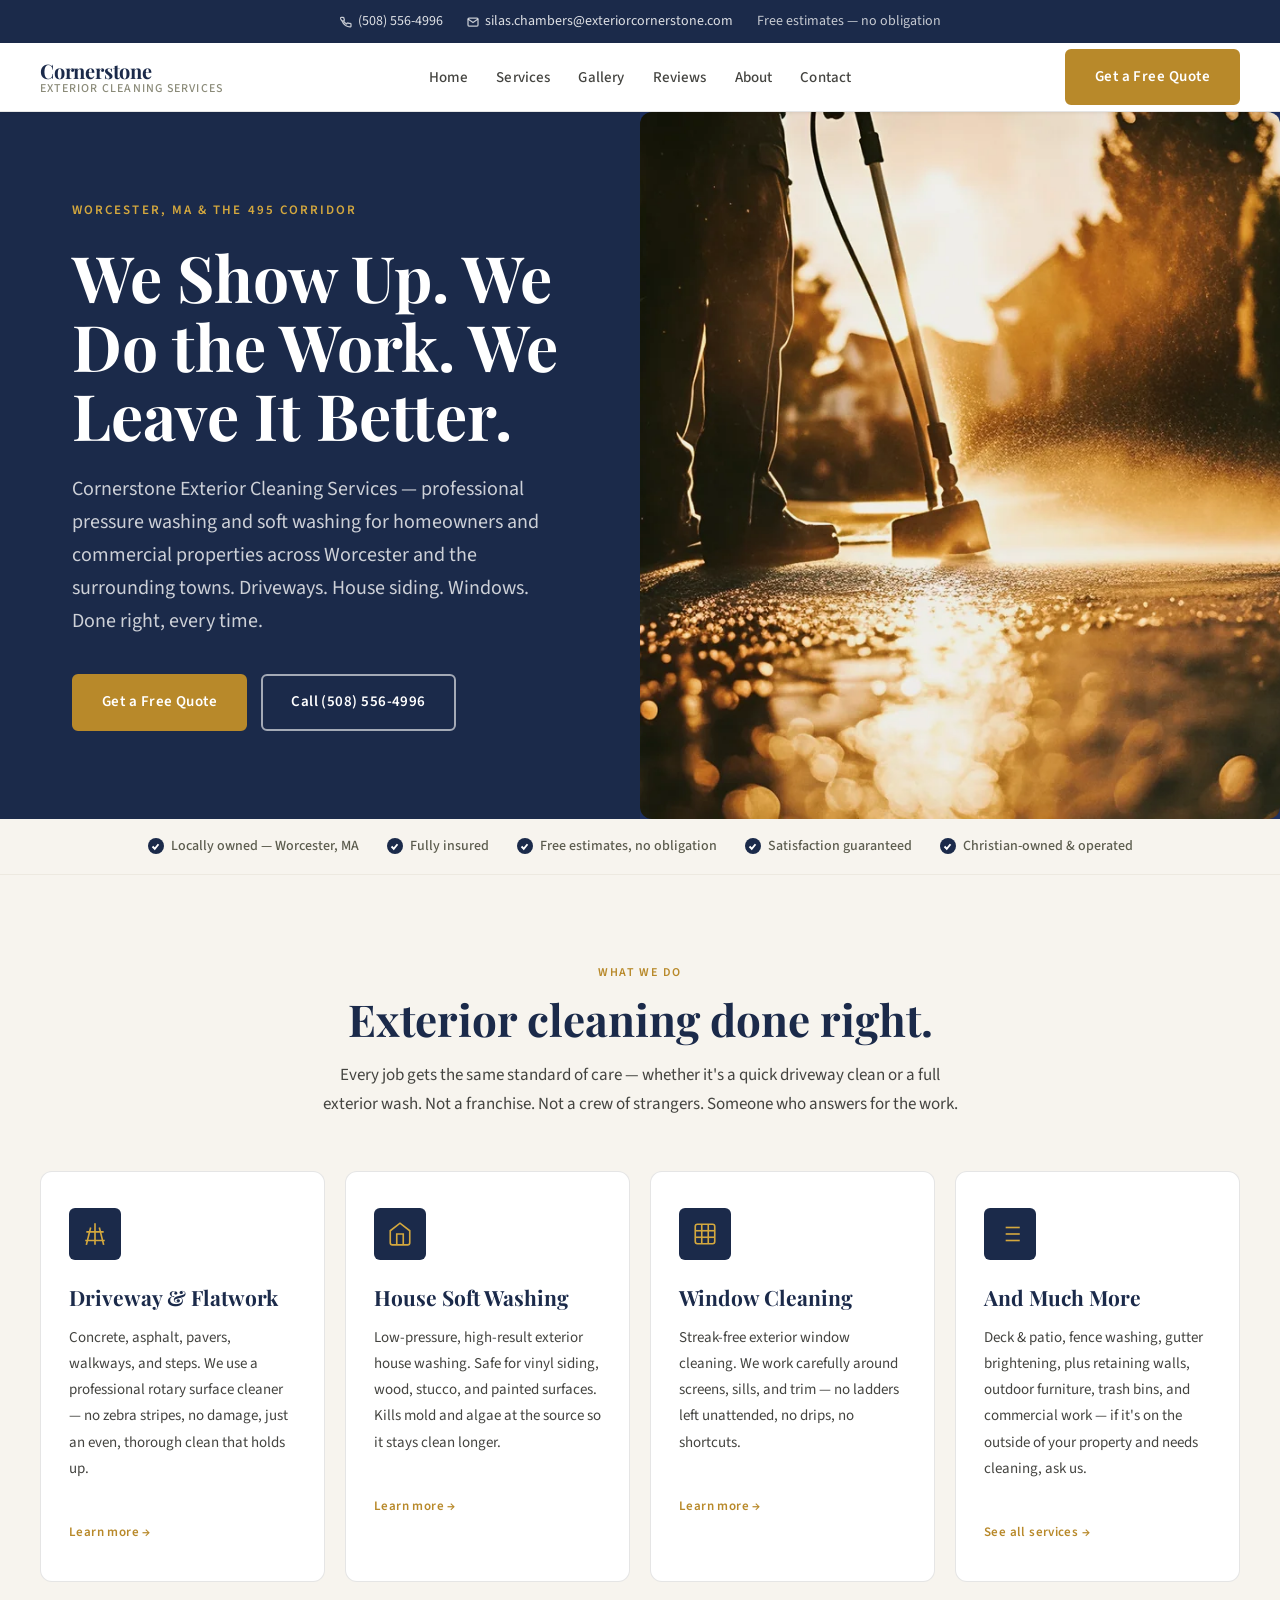
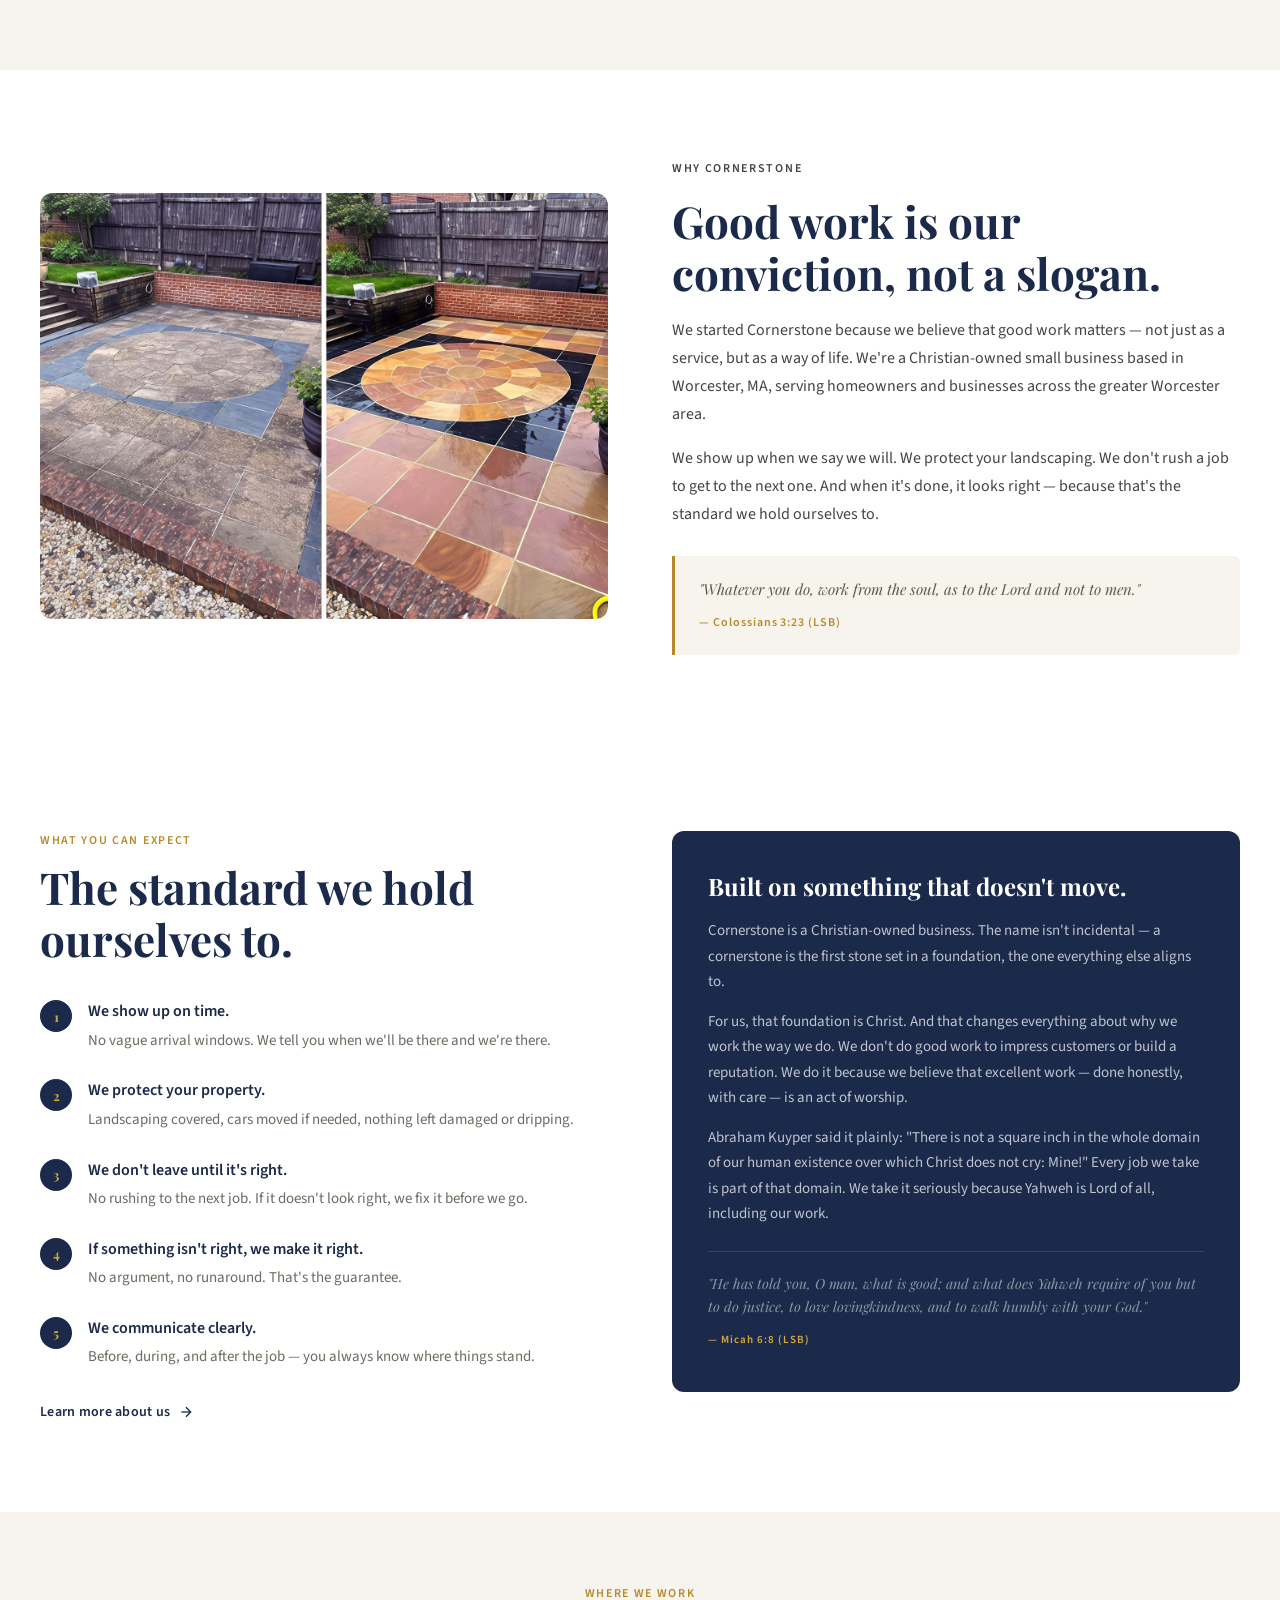
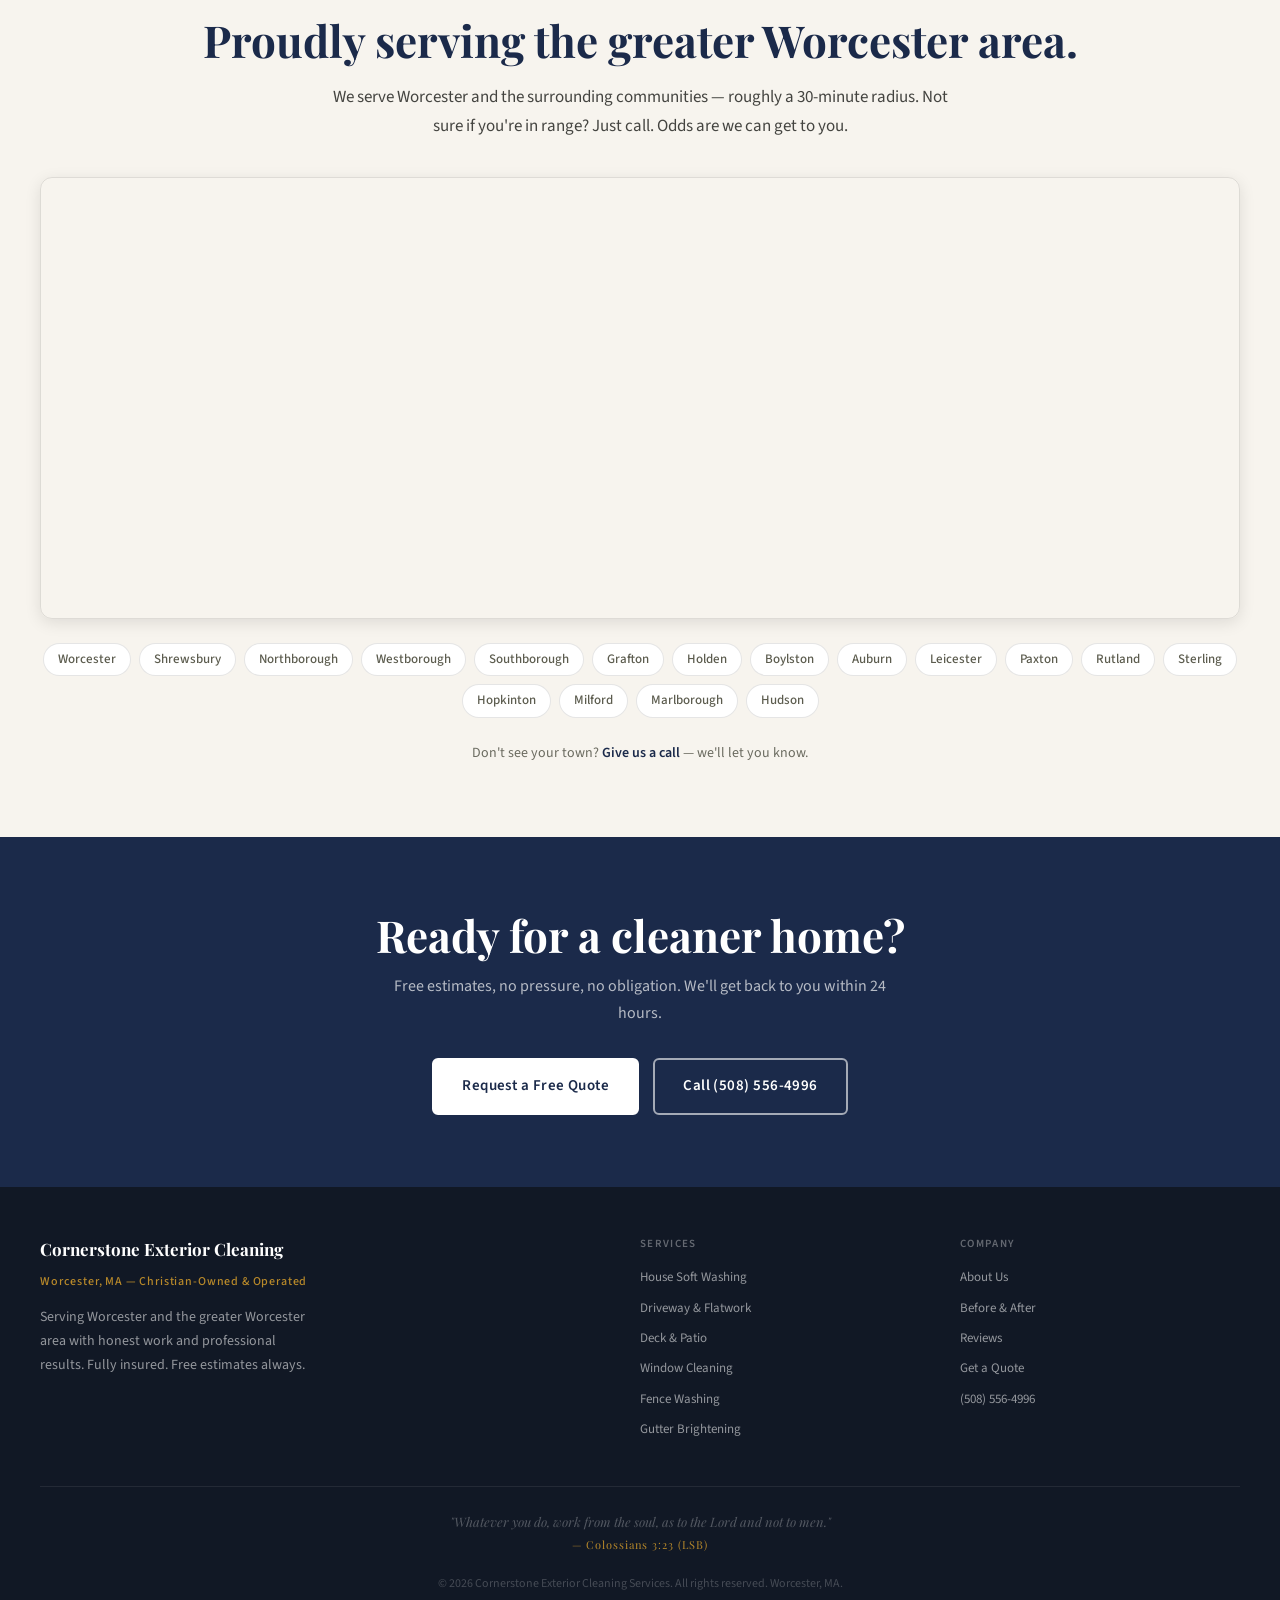
<file: index.html>
<!DOCTYPE html>
<html lang="en">
<head>
  <meta charset="UTF-8" />
  <meta name="viewport" content="width=device-width, initial-scale=1.0" />
  <meta name="description" content="Cornerstone Exterior Cleaning Services — Professional pressure washing and soft washing in Worcester, MA and the greater Worcester area. Driveways, house siding, windows. Christian-owned. Free estimates." />
  <meta name="keywords" content="pressure washing Worcester MA, soft washing Shrewsbury, driveway cleaning Northborough, house washing Westborough, exterior cleaning Grafton, window washing Worcester" />
  <title>Cornerstone Exterior Cleaning Services | Worcester, MA</title>

  <link rel="preconnect" href="https://fonts.googleapis.com" />
  <link rel="preconnect" href="https://fonts.gstatic.com" crossorigin />
  <link href="https://fonts.googleapis.com/css2?family=Playfair+Display:wght@600;700&family=Source+Sans+3:wght@400;500;600&display=swap" rel="stylesheet" />

  <link rel="stylesheet" href="styles.css" />
</head>
<body>

  <!-- TOPBAR -->
  <div class="topbar">
    <div class="container">
      <div class="topbar-inner">
        <span>
          <svg width="12" height="12" viewBox="0 0 24 24" fill="none" stroke="currentColor" stroke-width="2.5" aria-hidden="true"><path d="M22 16.92v3a2 2 0 01-2.18 2 19.79 19.79 0 01-8.63-3.07A19.5 19.5 0 013.95 9.5 19.79 19.79 0 01.87 4.85 2 2 0 012.85 2.68l3-.02a2 2 0 012 1.72c.12.96.36 1.9.71 2.81a2 2 0 01-.45 2.11L6.91 9.5a16 16 0 006.29 6.29l1.18-1.18a2 2 0 012.11-.45c.91.35 1.85.59 2.81.71A2 2 0 0122 16.92z"/></svg>
          <a href="tel:+15085564996">(508) 556-4996</a>
        </span>
        <span>
          <svg width="12" height="12" viewBox="0 0 24 24" fill="none" stroke="currentColor" stroke-width="2.5" aria-hidden="true"><path d="M4 4h16c1.1 0 2 .9 2 2v12c0 1.1-.9 2-2 2H4c-1.1 0-2-.9-2-2V6c0-1.1.9-2 2-2z"/><polyline points="22,6 12,13 2,6"/></svg>
          <a href="mailto:silas.chambers@exteriorcornerstone.com">silas.chambers@exteriorcornerstone.com</a>
        </span>
        <span>Free estimates — no obligation</span>
      </div>
    </div>
  </div>

  <!-- NAV -->
  <nav aria-label="Main navigation">
    <div class="container">
      <div class="nav-inner">
        <a href="/index.html" class="nav-logo" aria-label="Cornerstone Exterior Cleaning Services — Home">
          <span class="nav-logo-name">Cornerstone</span>
          <span class="nav-logo-sub">Exterior Cleaning Services</span>
        </a>
        <ul class="nav-links">
          <li><a href="/index.html">Home</a></li>
          <li><a href="/services.html">Services</a></li>
          <li><a href="/gallery.html">Gallery</a></li>
          <li><a href="/testimonials.html">Reviews</a></li>
          <li><a href="/about.html">About</a></li>
          <li><a href="/contact.html">Contact</a></li>
        </ul>
        <a href="/quote.html" class="btn btn-primary nav-cta">Get a Free Quote</a>
        <button class="hamburger" id="hamburger" aria-label="Open menu" aria-expanded="false">
          <span></span><span></span><span></span>
        </button>
      </div>
    </div>
    <div class="mobile-menu" id="mobileMenu" role="navigation" aria-label="Mobile menu">
      <a href="/index.html">Home</a>
      <a href="/services.html">Services</a>
      <a href="/gallery.html">Gallery</a>
      <a href="/testimonials.html">Reviews</a>
      <a href="/about.html">About</a>
      <a href="/contact.html">Contact</a>
      <a href="/quote.html" class="btn btn-primary">Get a Free Quote</a>
    </div>
  </nav>

  <!-- HERO -->
  <section class="hero" aria-label="Hero">
    <div class="hero-inner">

      <!-- LEFT: text -->
      <div class="hero-left">
        <div class="hero-content">
          <p class="hero-eyebrow">Worcester, MA &amp; the 495 Corridor</p>
          <h1 class="hero-title">
            We Show Up. We Do the Work. We Leave It Better.
          </h1>
          <p class="hero-sub">
            Cornerstone Exterior Cleaning Services — professional pressure washing
            and soft washing for homeowners and commercial properties across Worcester
            and the surrounding towns. Driveways. House siding. Windows. Done right, every time.
          </p>
          <div class="hero-buttons">
            <a href="/quote.html" class="btn btn-primary">Get a Free Quote</a>
            <a href="tel:+15085564996" class="btn btn-outline">Call (508) 556-4996</a>
          </div>
        </div>
      </div>

      <!-- RIGHT: hero photo -->
      <div class="hero-right">
        <img src="/images/hero-driveway.webp"
             alt="Pressure washing a driveway at golden hour — surface cleaner in action"
             style="width:100%;height:100%;object-fit:cover;display:block;border-radius:var(--radius-lg);" />
      </div>

    </div>
  </section>

  <!-- TRUST BAR -->
  <div class="trust-bar" role="complementary" aria-label="Trust indicators">
    <div class="container">
      <ul class="trust-items" style="list-style:none;">
        <li class="trust-item">
          <span class="trust-check" aria-hidden="true"><svg viewBox="0 0 12 12"><polyline points="2,6 5,9 10,3"/></svg></span>
          Locally owned — Worcester, MA
        </li>
        <li class="trust-item">
          <span class="trust-check" aria-hidden="true"><svg viewBox="0 0 12 12"><polyline points="2,6 5,9 10,3"/></svg></span>
          Fully insured
        </li>
        <li class="trust-item">
          <span class="trust-check" aria-hidden="true"><svg viewBox="0 0 12 12"><polyline points="2,6 5,9 10,3"/></svg></span>
          Free estimates, no obligation
        </li>
        <li class="trust-item">
          <span class="trust-check" aria-hidden="true"><svg viewBox="0 0 12 12"><polyline points="2,6 5,9 10,3"/></svg></span>
          Satisfaction guaranteed
        </li>
        <li class="trust-item">
          <span class="trust-check" aria-hidden="true"><svg viewBox="0 0 12 12"><polyline points="2,6 5,9 10,3"/></svg></span>
          Christian-owned &amp; operated
        </li>
      </ul>
    </div>
  </div>

  <!-- SERVICES -->
  <section class="services" id="services" aria-labelledby="services-heading">
    <div class="container">
      <div class="services-header">
        <p class="section-label">What We Do</p>
        <h2 class="section-title" id="services-heading">Exterior cleaning done right.</h2>
        <p class="section-body">Every job gets the same standard of care — whether it's a quick driveway clean or a full exterior wash. Not a franchise. Not a crew of strangers. Someone who answers for the work.</p>
      </div>
      <div class="services-grid">

        <article class="service-card">
          <div class="service-icon" aria-hidden="true">
            <svg viewBox="0 0 24 24"><path d="M12 2L12 22M8 6l-4 16M16 6l4 16M4 10h16M3 18h18"/></svg>
          </div>
          <h3 class="service-name">Driveway &amp; Flatwork</h3>
          <p class="service-desc">Concrete, asphalt, pavers, walkways, and steps. We use a professional rotary surface cleaner — no zebra stripes, no damage, just an even, thorough clean that holds up.</p>
          <a href="/services.html#flatwork" style="display:inline-block;margin-top:16px;font-size:13px;font-weight:600;color:var(--gold);letter-spacing:0.03em;">Learn more →</a>
        </article>

        <article class="service-card">
          <div class="service-icon" aria-hidden="true">
            <svg viewBox="0 0 24 24"><path d="M3 9l9-7 9 7v11a2 2 0 01-2 2H5a2 2 0 01-2-2z"/><polyline points="9,22 9,12 15,12 15,22"/></svg>
          </div>
          <h3 class="service-name">House Soft Washing</h3>
          <p class="service-desc">Low-pressure, high-result exterior house washing. Safe for vinyl siding, wood, stucco, and painted surfaces. Kills mold and algae at the source so it stays clean longer.</p>
          <a href="/services.html#softwash" style="display:inline-block;margin-top:16px;font-size:13px;font-weight:600;color:var(--gold);letter-spacing:0.03em;">Learn more →</a>
        </article>

        <article class="service-card">
          <div class="service-icon" aria-hidden="true">
            <svg viewBox="0 0 24 24"><rect x="3" y="3" width="18" height="18" rx="2"/><line x1="3" y1="9" x2="21" y2="9"/><line x1="3" y1="15" x2="21" y2="15"/><line x1="9" y1="3" x2="9" y2="21"/><line x1="15" y1="3" x2="15" y2="21"/></svg>
          </div>
          <h3 class="service-name">Window Cleaning</h3>
          <p class="service-desc">Streak-free exterior window cleaning. We work carefully around screens, sills, and trim — no ladders left unattended, no drips, no shortcuts.</p>
          <a href="/services.html#windows" style="display:inline-block;margin-top:16px;font-size:13px;font-weight:600;color:var(--gold);letter-spacing:0.03em;">Learn more →</a>
        </article>

        <article class="service-card">
          <div class="service-icon" aria-hidden="true">
            <svg viewBox="0 0 24 24"><line x1="8" y1="6" x2="21" y2="6"/><line x1="8" y1="12" x2="21" y2="12"/><line x1="8" y1="18" x2="21" y2="18"/><line x1="3" y1="6" x2="3.01" y2="6"/><line x1="3" y1="12" x2="3.01" y2="12"/><line x1="3" y1="18" x2="3.01" y2="18"/></svg>
          </div>
          <h3 class="service-name">And Much More</h3>
          <p class="service-desc">Deck &amp; patio, fence washing, gutter brightening, plus retaining walls, outdoor furniture, trash bins, and commercial work — if it's on the outside of your property and needs cleaning, ask us.</p>
          <a href="/services.html" style="display:inline-block;margin-top:16px;font-size:13px;font-weight:600;color:var(--gold);letter-spacing:0.03em;">See all services →</a>
        </article>

      </div>
    </div>
  </section>

  <!-- INTRO -->
  <section class="intro" aria-labelledby="intro-heading">
    <div class="container">
      <div class="intro-grid">
        <div class="intro-image">
          <img src="/images/patio-before-after.jpg" alt="Stone patio before and after cleaning — dramatic transformation" loading="lazy" style="width:100%;height:100%;object-fit:cover;border-radius:var(--radius-lg);" />
        </div>
        <div class="intro-text">
          <p class="section-label">Why Cornerstone</p>
          <h2 class="section-title" id="intro-heading">Good work is our conviction, not a slogan.</h2>
          <p>We started Cornerstone because we believe that good work matters — not just as a service, but as a way of life. We're a Christian-owned small business based in Worcester, MA, serving homeowners and businesses across the greater Worcester area.</p>
          <p>We show up when we say we will. We protect your landscaping. We don't rush a job to get to the next one. And when it's done, it looks right — because that's the standard we hold ourselves to.</p>
          <div class="intro-quote">
            <p>"Whatever you do, work from the soul, as to the Lord and not to men."</p>
            <cite>— Colossians 3:23 (LSB)</cite>
          </div>
        </div>
      </div>
    </div>
  </section>

  <!-- WHY US -->
  <section class="why" aria-labelledby="why-heading">
    <div class="container">
      <div class="why-grid">
        <div>
          <p class="section-label">What You Can Expect</p>
          <h2 class="section-title" id="why-heading">The standard we hold ourselves to.</h2>
          <div class="why-points">
            <div class="why-point">
              <div class="why-num" aria-hidden="true">1</div>
              <div>
                <p class="why-point-title">We show up on time.</p>
                <p class="why-point-body">No vague arrival windows. We tell you when we'll be there and we're there.</p>
              </div>
            </div>
            <div class="why-point">
              <div class="why-num" aria-hidden="true">2</div>
              <div>
                <p class="why-point-title">We protect your property.</p>
                <p class="why-point-body">Landscaping covered, cars moved if needed, nothing left damaged or dripping.</p>
              </div>
            </div>
            <div class="why-point">
              <div class="why-num" aria-hidden="true">3</div>
              <div>
                <p class="why-point-title">We don't leave until it's right.</p>
                <p class="why-point-body">No rushing to the next job. If it doesn't look right, we fix it before we go.</p>
              </div>
            </div>
            <div class="why-point">
              <div class="why-num" aria-hidden="true">4</div>
              <div>
                <p class="why-point-title">If something isn't right, we make it right.</p>
                <p class="why-point-body">No argument, no runaround. That's the guarantee.</p>
              </div>
            </div>
            <div class="why-point">
              <div class="why-num" aria-hidden="true">5</div>
              <div>
                <p class="why-point-title">We communicate clearly.</p>
                <p class="why-point-body">Before, during, and after the job — you always know where things stand.</p>
              </div>
            </div>
          </div>
          <div class="why-cta">
            <a href="/about.html">
              Learn more about us
              <svg viewBox="0 0 24 24" aria-hidden="true"><line x1="5" y1="12" x2="19" y2="12"/><polyline points="12 5 19 12 12 19"/></svg>
            </a>
          </div>
        </div>
        <div class="why-statement" role="complementary" aria-label="Our faith and values">
          <h3 class="why-statement-title">Built on something that doesn't move.</h3>
          <p>Cornerstone is a Christian-owned business. The name isn't incidental — a cornerstone is the first stone set in a foundation, the one everything else aligns to.</p>
          <p>For us, that foundation is Christ. And that changes everything about why we work the way we do. We don't do good work to impress customers or build a reputation. We do it because we believe that excellent work — done honestly, with care — is an act of worship.</p>
          <p>Abraham Kuyper said it plainly: "There is not a square inch in the whole domain of our human existence over which Christ does not cry: Mine!" Every job we take is part of that domain. We take it seriously because Yahweh is Lord of all, including our work.</p>
          <div class="why-statement-verse">
            <p>"He has told you, O man, what is good; and what does Yahweh require of you but to do justice, to love lovingkindness, and to walk humbly with your God."</p>
            <cite>— Micah 6:8 (LSB)</cite>
          </div>
        </div>
      </div>
    </div>
  </section>

  <!-- SERVICE AREA -->
  <section class="area" aria-labelledby="area-heading">
    <div class="container">
      <p class="section-label">Where We Work</p>
      <h2 class="section-title" id="area-heading">Proudly serving the greater Worcester area.</h2>
      <p class="section-body" style="margin:0 auto 28px;text-align:center;">
        We serve Worcester and the surrounding communities — roughly a 30-minute radius.
        Not sure if you're in range? Just call. Odds are we can get to you.
      </p>

      <div class="area-map-wrap">
        <iframe
          title="Cornerstone Exterior Cleaning — Service Area"
          src="https://www.google.com/maps/embed?pb=!1m18!1m12!1m3!1d188442.23530491864!2d-71.97867!3d42.2700!2m3!1f0!2f0!3f0!3m2!1i1024!2i768!4f13.1!3m3!1m2!1s0x89e406b8e069c3c9%3A0x4044cbe29da3fa3e!2sWorcester%2C%20MA!5e0!3m2!1sen!2sus!4v1"
          allowfullscreen=""
          loading="lazy"
          referrerpolicy="no-referrer-when-downgrade"
          aria-label="Map showing Cornerstone service area around Worcester, MA">
        </iframe>
      </div>

      <div class="area-towns" role="list" aria-label="Towns served">
        <span class="area-town-pill" role="listitem">Worcester</span>
        <span class="area-town-pill" role="listitem">Shrewsbury</span>
        <span class="area-town-pill" role="listitem">Northborough</span>
        <span class="area-town-pill" role="listitem">Westborough</span>
        <span class="area-town-pill" role="listitem">Southborough</span>
        <span class="area-town-pill" role="listitem">Grafton</span>
        <span class="area-town-pill" role="listitem">Holden</span>
        <span class="area-town-pill" role="listitem">Boylston</span>
        <span class="area-town-pill" role="listitem">Auburn</span>
        <span class="area-town-pill" role="listitem">Leicester</span>
        <span class="area-town-pill" role="listitem">Paxton</span>
        <span class="area-town-pill" role="listitem">Rutland</span>
        <span class="area-town-pill" role="listitem">Sterling</span>
        <span class="area-town-pill" role="listitem">Hopkinton</span>
        <span class="area-town-pill" role="listitem">Milford</span>
        <span class="area-town-pill" role="listitem">Marlborough</span>
        <span class="area-town-pill" role="listitem">Hudson</span>
      </div>

      <p style="text-align:center;margin-top:24px;font-size:14px;color:var(--text-muted);">
        Don't see your town? <a href="tel:+15085564996" style="color:var(--navy);font-weight:600;">Give us a call</a> — we'll let you know.
      </p>
    </div>
  </section>

  <!-- CTA BANNER -->
  <section class="cta-banner" aria-labelledby="cta-heading">
    <div class="container">
      <div class="cta-inner">
        <h2 class="section-title" id="cta-heading">Ready for a cleaner home?</h2>
        <p>Free estimates, no pressure, no obligation. We'll get back to you within 24 hours.</p>
        <div class="cta-buttons">
          <a href="/quote.html" class="btn btn-white">Request a Free Quote</a>
          <a href="tel:+15085564996" class="btn btn-outline">Call (508) 556-4996</a>
        </div>
      </div>
    </div>
  </section>

  <!-- FOOTER -->
  <footer>
    <div class="container">
      <div class="footer-grid">
        <div class="footer-brand">
          <p class="footer-brand-name">Cornerstone Exterior Cleaning</p>
          <p class="footer-brand-tagline">Worcester, MA — Christian-Owned &amp; Operated</p>
          <p>Serving Worcester and the greater Worcester area with honest work and professional results. Fully insured. Free estimates always.</p>
        </div>
        <div class="footer-col">
          <h4>Services</h4>
          <a href="/services.html#softwash">House Soft Washing</a>
          <a href="/services.html#flatwork">Driveway &amp; Flatwork</a>
          <a href="/services.html#deckpatio">Deck &amp; Patio</a>
          <a href="/services.html#windows">Window Cleaning</a>
          <a href="/services.html#fences">Fence Washing</a>
          <a href="/services.html#gutters">Gutter Brightening</a>
        </div>
        <div class="footer-col">
          <h4>Company</h4>
          <a href="/about.html">About Us</a>
          <a href="/gallery.html">Before &amp; After</a>
          <a href="/testimonials.html">Reviews</a>
          <a href="/quote.html">Get a Quote</a>
          <a href="tel:+15085564996">(508) 556-4996</a>
        </div>
      </div>
      <div class="footer-verse">
        "Whatever you do, work from the soul, as to the Lord and not to men."
        <cite>— Colossians 3:23 (LSB)</cite>
      </div>
      <p class="footer-bottom">© 2026 Cornerstone Exterior Cleaning Services. All rights reserved. Worcester, MA.</p>
    </div>
  </footer>

  <script>
    const hamburger = document.getElementById('hamburger');
    const mobileMenu = document.getElementById('mobileMenu');
    hamburger.addEventListener('click', () => {
      const isOpen = mobileMenu.classList.toggle('open');
      hamburger.setAttribute('aria-expanded', isOpen);
    });
    document.querySelectorAll('.mobile-menu a').forEach(link => {
      link.addEventListener('click', () => {
        mobileMenu.classList.remove('open');
        hamburger.setAttribute('aria-expanded', 'false');
      });
    });
  </script>

</body>
</html>
</file>
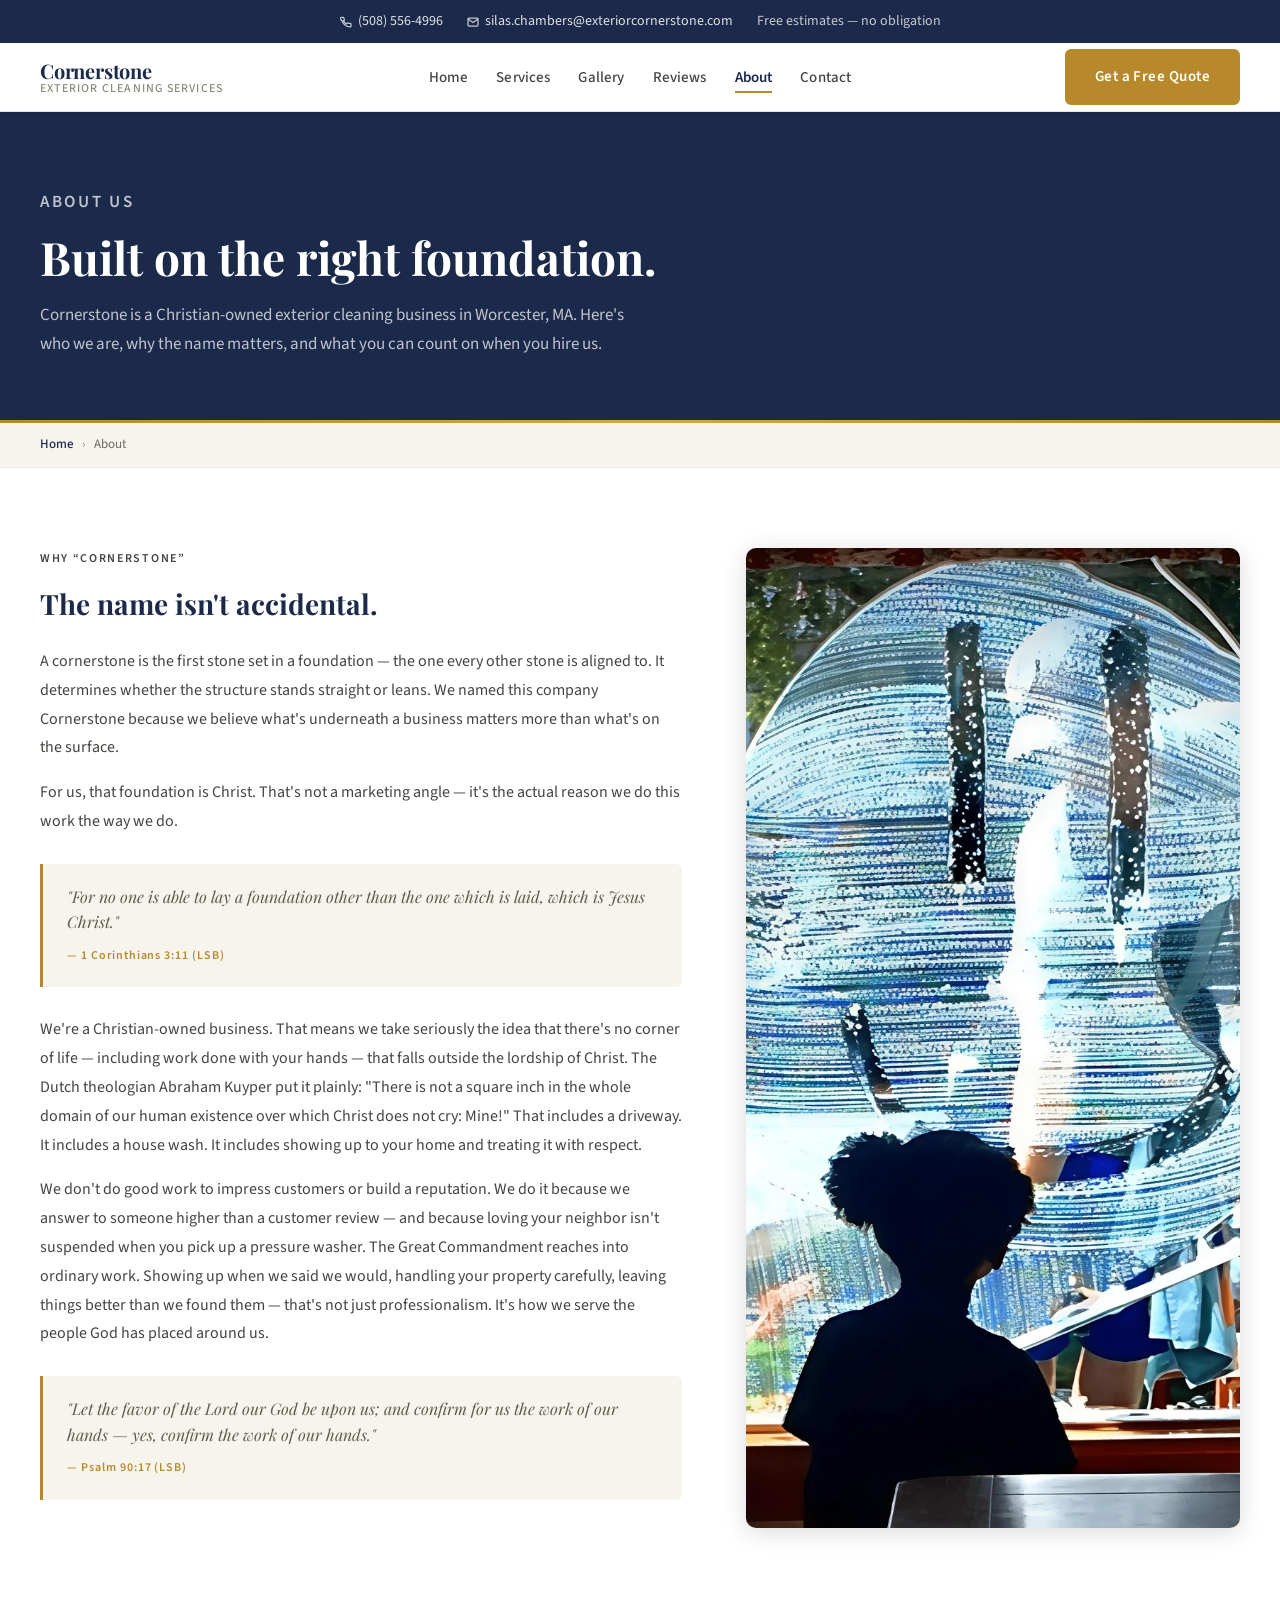
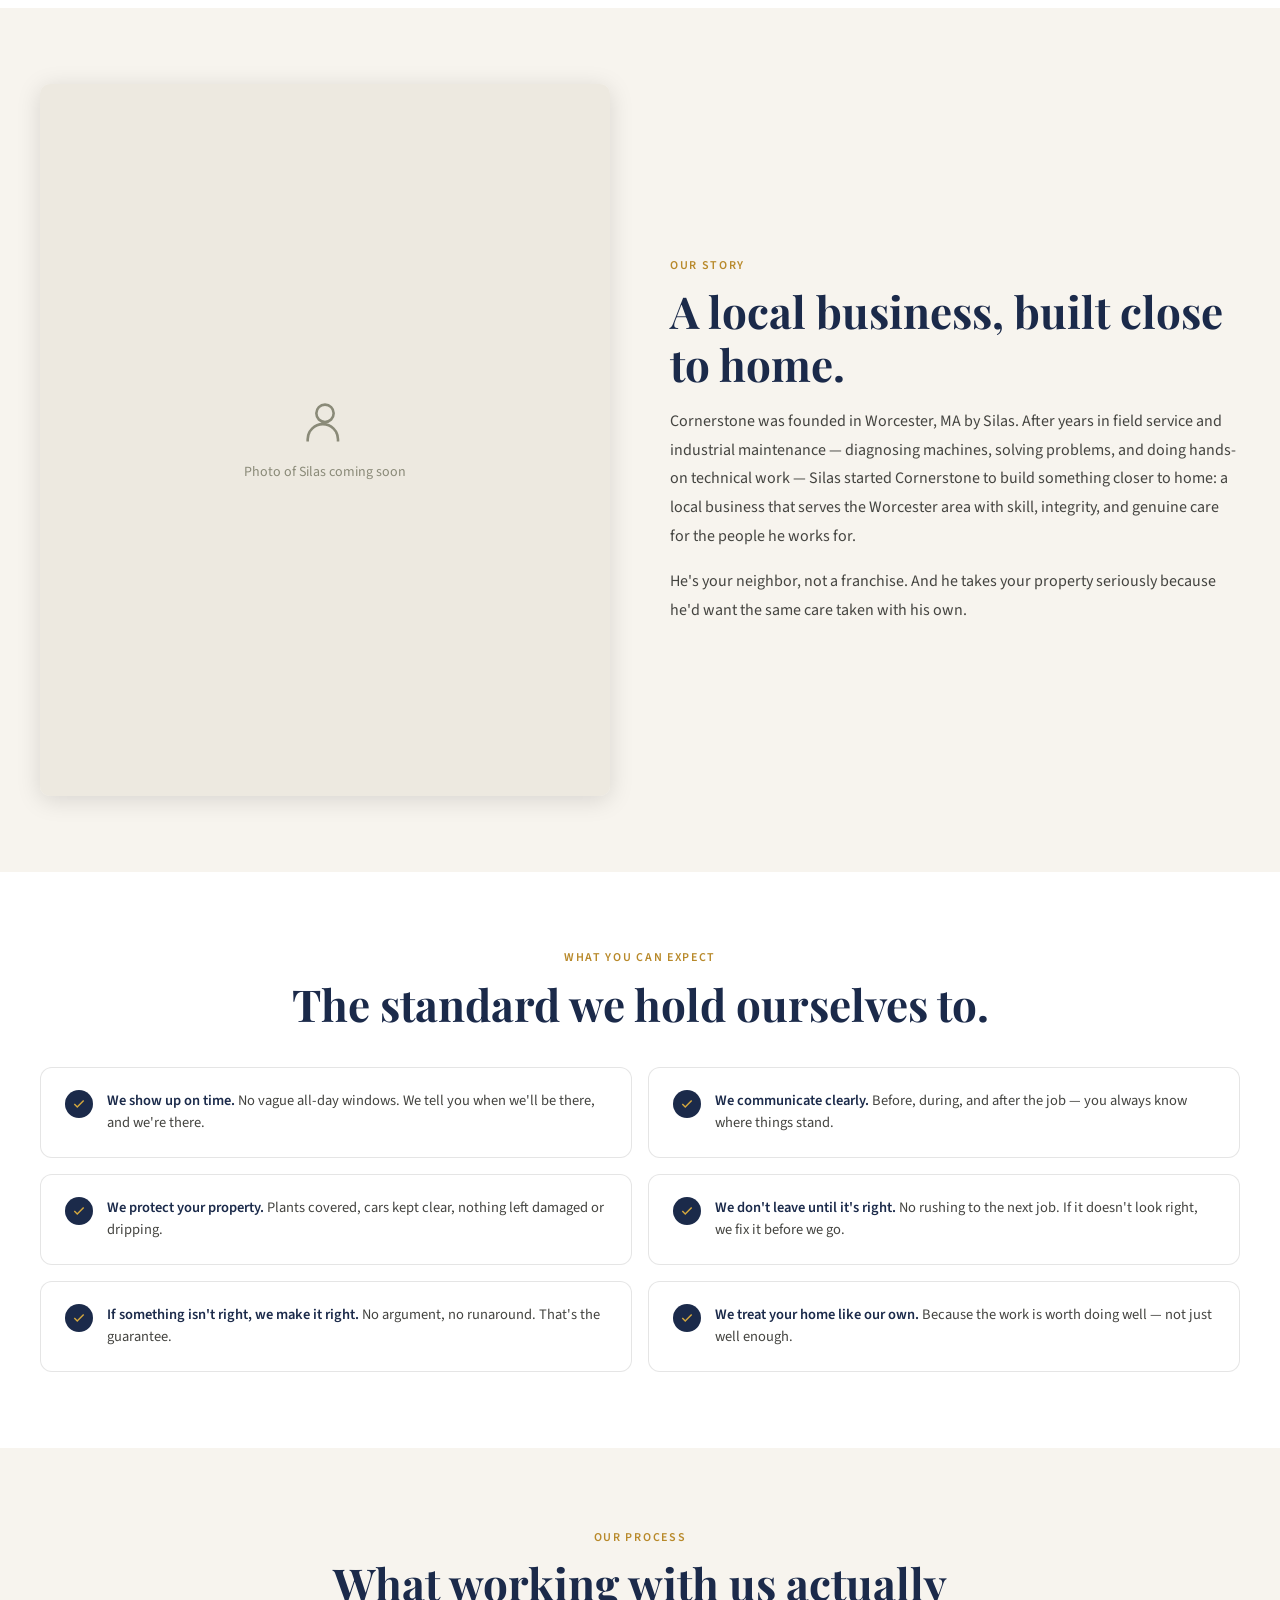
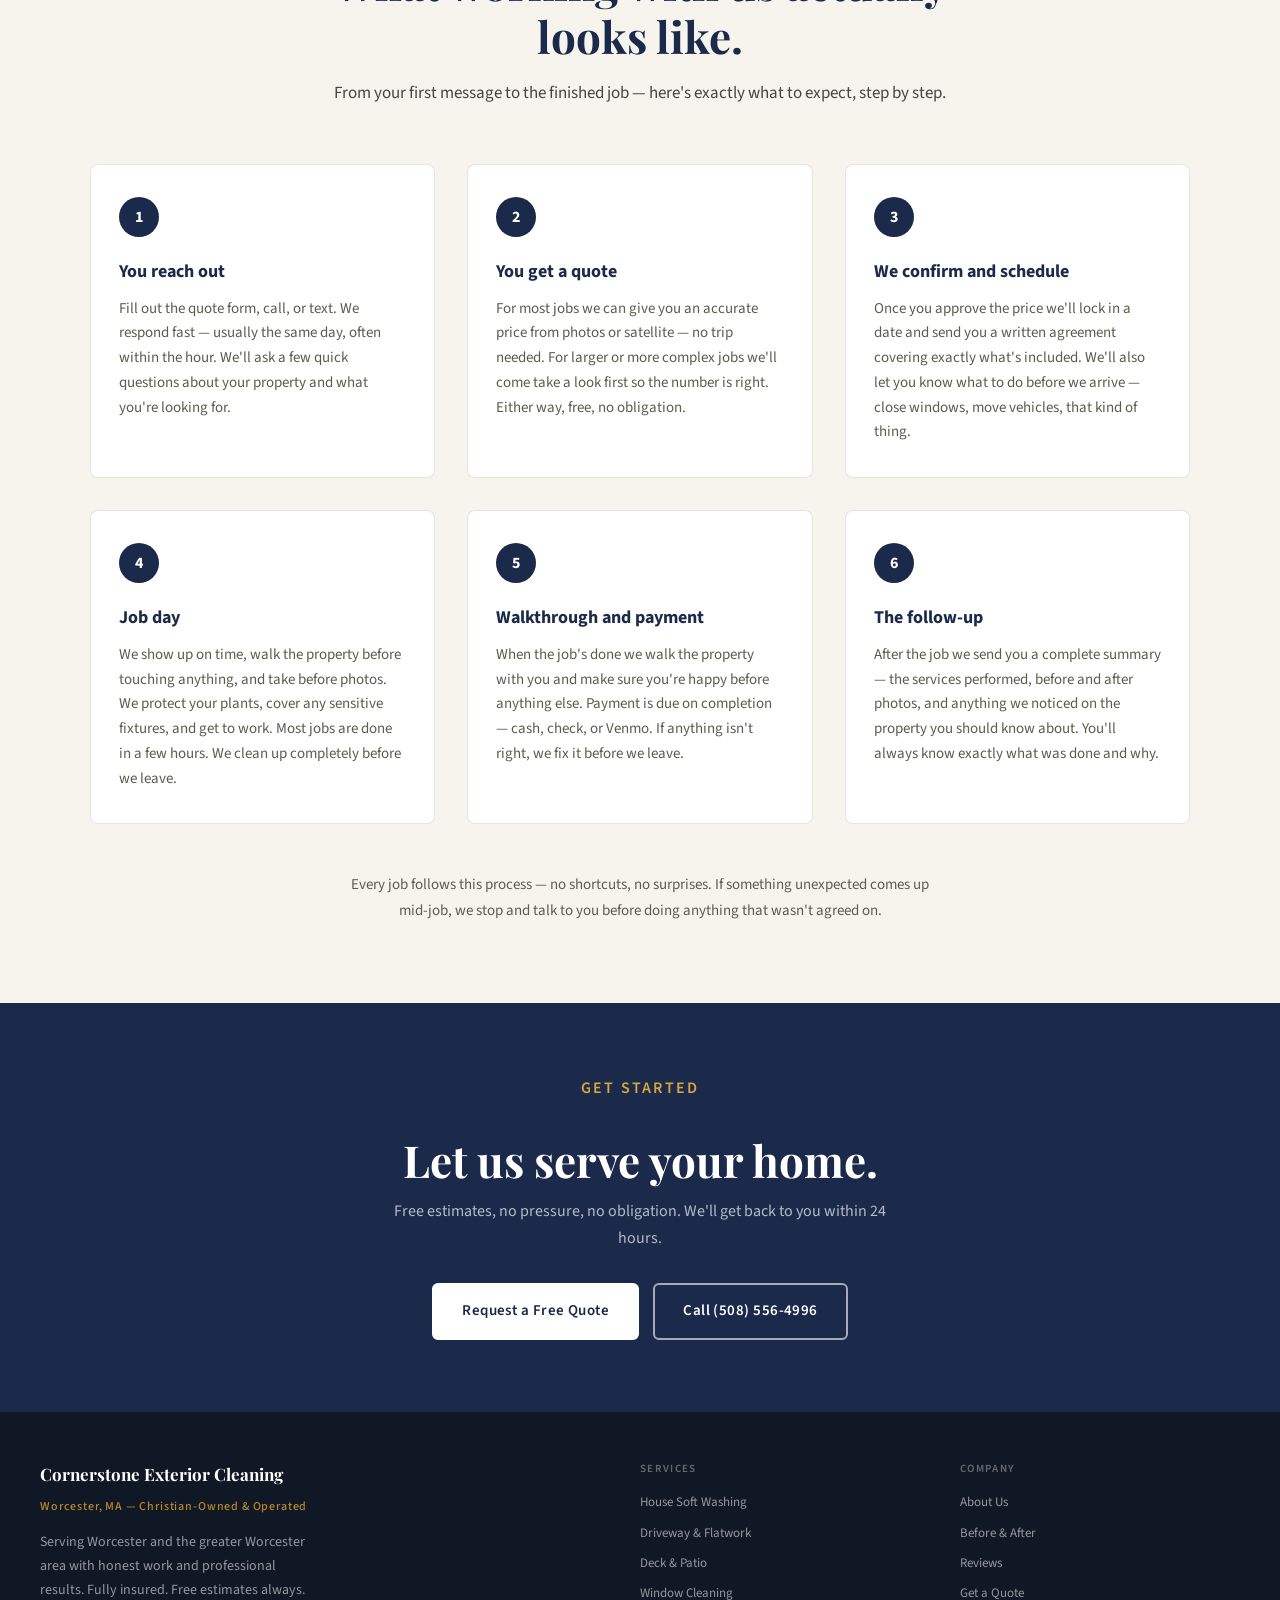
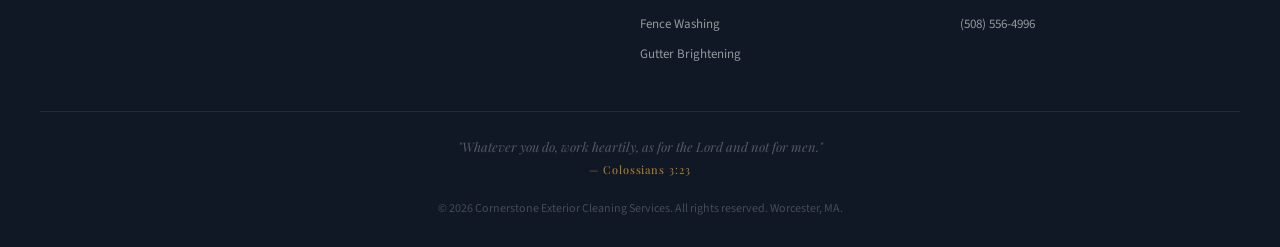
<file: about.html>
<!DOCTYPE html>
<html lang="en">
<head>
  <meta charset="UTF-8" />
  <meta name="viewport" content="width=device-width, initial-scale=1.0" />
  <meta name="description" content="About Cornerstone Exterior Cleaning Services — a Christian-owned exterior cleaning business in Worcester, MA, built on honest work, care for customers, and a conviction that excellent work is worship." />
  <meta name="keywords" content="about Cornerstone Exterior Cleaning, Christian owned pressure washing Worcester MA, Christian business Worcester, local exterior cleaning" />
  <title>About Us | Cornerstone Exterior Cleaning Services</title>

  <link rel="preconnect" href="https://fonts.googleapis.com" />
  <link rel="preconnect" href="https://fonts.gstatic.com" crossorigin />
  <link href="https://fonts.googleapis.com/css2?family=Playfair+Display:wght@600;700&family=Source+Sans+3:wght@400;500;600&display=swap" rel="stylesheet" />
  <link rel="stylesheet" href="styles.css" />
</head>
<body>

  <!-- TOPBAR -->
  <div class="topbar">
    <div class="container">
      <div class="topbar-inner">
        <span>
          <svg width="12" height="12" viewBox="0 0 24 24" fill="none" stroke="currentColor" stroke-width="2.5" aria-hidden="true"><path d="M22 16.92v3a2 2 0 01-2.18 2 19.79 19.79 0 01-8.63-3.07A19.5 19.5 0 013.95 9.5 19.79 19.79 0 01.87 4.85 2 2 0 012.85 2.68l3-.02a2 2 0 012 1.72c.12.96.36 1.9.71 2.81a2 2 0 01-.45 2.11L6.91 9.5a16 16 0 006.29 6.29l1.18-1.18a2 2 0 012.11-.45c.91.35 1.85.59 2.81.71A2 2 0 0122 16.92z"/></svg>
          <a href="tel:+15085564996">(508) 556-4996</a>
        </span>
        <span>
          <svg width="12" height="12" viewBox="0 0 24 24" fill="none" stroke="currentColor" stroke-width="2.5" aria-hidden="true"><path d="M4 4h16c1.1 0 2 .9 2 2v12c0 1.1-.9 2-2 2H4c-1.1 0-2-.9-2-2V6c0-1.1.9-2 2-2z"/><polyline points="22,6 12,13 2,6"/></svg>
          <a href="mailto:silas.chambers@exteriorcornerstone.com">silas.chambers@exteriorcornerstone.com</a>
        </span>
        <span>Free estimates — no obligation</span>
      </div>
    </div>
  </div>

  <!-- NAV -->
  <nav aria-label="Main navigation">
    <div class="container">
      <div class="nav-inner">
        <a href="/index.html" class="nav-logo" aria-label="Cornerstone Exterior Cleaning Services — Home">
          <span class="nav-logo-name">Cornerstone</span>
          <span class="nav-logo-sub">Exterior Cleaning Services</span>
        </a>
        <ul class="nav-links">
          <li><a href="/index.html">Home</a></li>
          <li><a href="/services.html">Services</a></li>
          <li><a href="/gallery.html">Gallery</a></li>
          <li><a href="/testimonials.html">Reviews</a></li>
          <li><a href="/about.html" class="active">About</a></li>
          <li><a href="/contact.html">Contact</a></li>
        </ul>
        <a href="/quote.html" class="btn btn-primary nav-cta">Get a Free Quote</a>
        <button class="hamburger" id="hamburger" aria-label="Open menu" aria-expanded="false">
          <span></span><span></span><span></span>
        </button>
      </div>
    </div>
    <div class="mobile-menu" id="mobileMenu" role="navigation" aria-label="Mobile menu">
      <a href="/index.html">Home</a>
      <a href="/services.html">Services</a>
      <a href="/gallery.html">Gallery</a>
      <a href="/testimonials.html">Reviews</a>
      <a href="/about.html">About</a>
      <a href="/contact.html">Contact</a>
      <a href="/quote.html" class="btn btn-primary">Get a Free Quote</a>
    </div>
  </nav>
  <!-- MOBILE CTA BAR -->
  <div class="mobile-cta-bar" aria-label="Quick actions">
    <a href="tel:+15085564996">
      <svg viewBox="0 0 24 24" aria-hidden="true"><path d="M22 16.92v3a2 2 0 01-2.18 2 19.79 19.79 0 01-8.63-3.07A19.5 19.5 0 013.95 9.5 19.79 19.79 0 01.87 4.85 2 2 0 012.85 2.68l3-.02a2 2 0 012 1.72c.12.96.36 1.9.71 2.81a2 2 0 01-.45 2.11L6.91 9.5a16 16 0 006.29 6.29l1.18-1.18a2 2 0 012.11-.45c.91.35 1.85.59 2.81.71A2 2 0 0122 16.92z"/></svg>
      Call Us
    </a>
    <a href="/quote.html">
      <svg viewBox="0 0 24 24" aria-hidden="true"><path d="M14 2H6a2 2 0 00-2 2v16a2 2 0 002 2h12a2 2 0 002-2V8z"/><polyline points="14 2 14 8 20 8"/><line x1="9" y1="13" x2="15" y2="13"/><line x1="9" y1="17" x2="15" y2="17"/></svg>
      Free Quote
    </a>
  </div>

  <!-- PAGE HEADER -->
  <header class="page-header">
    <div class="container">
      <p class="page-header-eyebrow">About Us</p>
      <h1>Built on the right foundation.</h1>
      <p>Cornerstone is a Christian-owned exterior cleaning business in Worcester, MA. Here's who we are, why the name matters, and what you can count on when you hire us.</p>
    </div>
  </header>

  <!-- BREADCRUMB -->
  <div class="breadcrumb">
    <div class="container">
      <div class="breadcrumb-inner">
        <a href="/index.html">Home</a>
        <span class="breadcrumb-sep">›</span>
        <span>About</span>
      </div>
    </div>
  </div>

  <!-- WHY CORNERSTONE -->
  <section class="about-intro" aria-labelledby="why-name-heading">
    <div class="container">
      <div class="about-intro-grid">
        <div class="about-body">
          <p class="section-label">Why &ldquo;Cornerstone&rdquo;</p>
          <h2 class="about-lead" id="why-name-heading">The name isn't accidental.</h2>
          <p>A cornerstone is the first stone set in a foundation — the one every other stone is aligned to. It determines whether the structure stands straight or leans. We named this company Cornerstone because we believe what's underneath a business matters more than what's on the surface.</p>
          <p>For us, that foundation is Christ. That's not a marketing angle — it's the actual reason we do this work the way we do.</p>
          <div class="about-verse">
            <p>"For no one is able to lay a foundation other than the one which is laid, which is Jesus Christ."</p>
            <cite>— 1 Corinthians 3:11 (LSB)</cite>
          </div>
          <p>We're a Christian-owned business. That means we take seriously the idea that there's no corner of life — including work done with your hands — that falls outside the lordship of Christ. The Dutch theologian Abraham Kuyper put it plainly: "There is not a square inch in the whole domain of our human existence over which Christ does not cry: Mine!" That includes a driveway. It includes a house wash. It includes showing up to your home and treating it with respect.</p>
          <p>We don't do good work to impress customers or build a reputation. We do it because we answer to someone higher than a customer review — and because loving your neighbor isn't suspended when you pick up a pressure washer. The Great Commandment reaches into ordinary work. Showing up when we said we would, handling your property carefully, leaving things better than we found them — that's not just professionalism. It's how we serve the people God has placed around us.</p>
          <div class="about-verse">
            <p>"Let the favor of the Lord our God be upon us; and confirm for us the work of our hands — yes, confirm the work of our hands."</p>
            <cite>— Psalm 90:17 (LSB)</cite>
          </div>
        </div>
        <div style="border-radius:10px;overflow:hidden;box-shadow:0 4px 24px rgba(0,0,0,0.15);align-self:stretch;">
          <img src="/images/neighbors-window.webp"
               alt="A child watching through a freshly cleaned window — the joy of a job done well"
               loading="lazy"
               style="width:100%;height:100%;object-fit:cover;display:block;" />
        </div>
      </div>
    </div>
  </section>

  <!-- OUR STORY -->
  <section class="about-story" aria-labelledby="story-heading">
    <div class="container">
      <div class="story-grid" style="display:grid;grid-template-columns:1fr 1fr;gap:60px;align-items:center;">
        <!-- LEFT: photo placeholder -->
        <div style="border-radius:10px;overflow:hidden;box-shadow:0 4px 24px rgba(0,0,0,0.13);">
          <div style="background:var(--cream-dark);aspect-ratio:4/5;display:flex;flex-direction:column;align-items:center;justify-content:center;gap:14px;padding:32px;">
            <svg viewBox="0 0 24 24" style="width:52px;height:52px;stroke:var(--stone-light);stroke-width:1.2;fill:none;" aria-hidden="true"><circle cx="12" cy="8" r="4"/><path d="M4 21v-1a7 7 0 0114 0v1"/></svg>
            <p style="font-size:14px;color:var(--stone-light);text-align:center;line-height:1.5;">Photo of Silas coming soon</p>
          </div>
        </div>
        <!-- RIGHT: text -->
        <div>
          <p class="section-label">Our Story</p>
          <h2 class="section-title" id="story-heading">A local business, built close to home.</h2>
          <div class="about-body" style="margin-top:16px;">
            <p>Cornerstone was founded in Worcester, MA by Silas. After years in field service and industrial maintenance — diagnosing machines, solving problems, and doing hands-on technical work — Silas started Cornerstone to build something closer to home: a local business that serves the Worcester area with skill, integrity, and genuine care for the people he works for.</p>
            <p>He's your neighbor, not a franchise. And he takes your property seriously because he'd want the same care taken with his own.</p>
          </div>
        </div>
      </div>
    </div>
  </section>

  <section class="about-expect" aria-labelledby="expect-heading">
    <div class="container">
      <p class="section-label" style="text-align:center;">What You Can Expect</p>
      <h2 class="section-title" id="expect-heading" style="text-align:center;">The standard we hold ourselves to.</h2>
      <div class="expect-grid">

        <div class="expect-card">
          <span class="expect-check" aria-hidden="true"><svg viewBox="0 0 24 24"><polyline points="20 6 9 17 4 12"/></svg></span>
          <p><strong>We show up on time.</strong> No vague all-day windows. We tell you when we'll be there, and we're there.</p>
        </div>

        <div class="expect-card">
          <span class="expect-check" aria-hidden="true"><svg viewBox="0 0 24 24"><polyline points="20 6 9 17 4 12"/></svg></span>
          <p><strong>We communicate clearly.</strong> Before, during, and after the job — you always know where things stand.</p>
        </div>

        <div class="expect-card">
          <span class="expect-check" aria-hidden="true"><svg viewBox="0 0 24 24"><polyline points="20 6 9 17 4 12"/></svg></span>
          <p><strong>We protect your property.</strong> Plants covered, cars kept clear, nothing left damaged or dripping.</p>
        </div>

        <div class="expect-card">
          <span class="expect-check" aria-hidden="true"><svg viewBox="0 0 24 24"><polyline points="20 6 9 17 4 12"/></svg></span>
          <p><strong>We don't leave until it's right.</strong> No rushing to the next job. If it doesn't look right, we fix it before we go.</p>
        </div>

        <div class="expect-card">
          <span class="expect-check" aria-hidden="true"><svg viewBox="0 0 24 24"><polyline points="20 6 9 17 4 12"/></svg></span>
          <p><strong>If something isn't right, we make it right.</strong> No argument, no runaround. That's the guarantee.</p>
        </div>

        <div class="expect-card">
          <span class="expect-check" aria-hidden="true"><svg viewBox="0 0 24 24"><polyline points="20 6 9 17 4 12"/></svg></span>
          <p><strong>We treat your home like our own.</strong> Because the work is worth doing well — not just well enough.</p>
        </div>

      </div>
    </div>
  </section>

  <!-- OUR PROCESS -->
  <section style="padding:80px 0;background:var(--cream);" aria-labelledby="process-heading">
    <div class="container">

      <div style="text-align:center;max-width:640px;margin:0 auto 56px;">
        <p class="section-label">Our Process</p>
        <h2 class="section-title" id="process-heading">What working with us actually looks like.</h2>
        <p class="section-body">From your first message to the finished job — here's exactly what to expect, step by step.</p>
      </div>

      <div style="display:grid;grid-template-columns:repeat(auto-fit,minmax(280px,1fr));gap:32px;max-width:1100px;margin:0 auto;">

        <!-- Step 1 -->
        <div style="background:var(--white);border-radius:8px;padding:32px 28px;border:1px solid var(--border);position:relative;">
          <div style="width:40px;height:40px;background:var(--navy);border-radius:50%;display:flex;align-items:center;justify-content:center;margin-bottom:20px;">
            <span style="color:#fff;font-weight:700;font-size:16px;">1</span>
          </div>
          <h3 style="font-size:18px;font-weight:700;color:var(--navy);margin-bottom:10px;">You reach out</h3>
          <p style="font-size:15px;color:var(--stone);line-height:1.65;margin:0;">Fill out the quote form, call, or text. We respond fast — usually the same day, often within the hour. We'll ask a few quick questions about your property and what you're looking for.</p>
        </div>

        <!-- Step 2 -->
        <div style="background:var(--white);border-radius:8px;padding:32px 28px;border:1px solid var(--border);">
          <div style="width:40px;height:40px;background:var(--navy);border-radius:50%;display:flex;align-items:center;justify-content:center;margin-bottom:20px;">
            <span style="color:#fff;font-weight:700;font-size:16px;">2</span>
          </div>
          <h3 style="font-size:18px;font-weight:700;color:var(--navy);margin-bottom:10px;">You get a quote</h3>
          <p style="font-size:15px;color:var(--stone);line-height:1.65;margin:0;">For most jobs we can give you an accurate price from photos or satellite — no trip needed. For larger or more complex jobs we'll come take a look first so the number is right. Either way, free, no obligation.</p>
        </div>

        <!-- Step 3 -->
        <div style="background:var(--white);border-radius:8px;padding:32px 28px;border:1px solid var(--border);">
          <div style="width:40px;height:40px;background:var(--navy);border-radius:50%;display:flex;align-items:center;justify-content:center;margin-bottom:20px;">
            <span style="color:#fff;font-weight:700;font-size:16px;">3</span>
          </div>
          <h3 style="font-size:18px;font-weight:700;color:var(--navy);margin-bottom:10px;">We confirm and schedule</h3>
          <p style="font-size:15px;color:var(--stone);line-height:1.65;margin:0;">Once you approve the price we'll lock in a date and send you a written agreement covering exactly what's included. We'll also let you know what to do before we arrive — close windows, move vehicles, that kind of thing.</p>
        </div>

        <!-- Step 4 -->
        <div style="background:var(--white);border-radius:8px;padding:32px 28px;border:1px solid var(--border);">
          <div style="width:40px;height:40px;background:var(--navy);border-radius:50%;display:flex;align-items:center;justify-content:center;margin-bottom:20px;">
            <span style="color:#fff;font-weight:700;font-size:16px;">4</span>
          </div>
          <h3 style="font-size:18px;font-weight:700;color:var(--navy);margin-bottom:10px;">Job day</h3>
          <p style="font-size:15px;color:var(--stone);line-height:1.65;margin:0;">We show up on time, walk the property before touching anything, and take before photos. We protect your plants, cover any sensitive fixtures, and get to work. Most jobs are done in a few hours. We clean up completely before we leave.</p>
        </div>

        <!-- Step 5 -->
        <div style="background:var(--white);border-radius:8px;padding:32px 28px;border:1px solid var(--border);">
          <div style="width:40px;height:40px;background:var(--navy);border-radius:50%;display:flex;align-items:center;justify-content:center;margin-bottom:20px;">
            <span style="color:#fff;font-weight:700;font-size:16px;">5</span>
          </div>
          <h3 style="font-size:18px;font-weight:700;color:var(--navy);margin-bottom:10px;">Walkthrough and payment</h3>
          <p style="font-size:15px;color:var(--stone);line-height:1.65;margin:0;">When the job's done we walk the property with you and make sure you're happy before anything else. Payment is due on completion — cash, check, or Venmo. If anything isn't right, we fix it before we leave.</p>
        </div>

        <!-- Step 6 -->
        <div style="background:var(--white);border-radius:8px;padding:32px 28px;border:1px solid var(--border);">
          <div style="width:40px;height:40px;background:var(--navy);border-radius:50%;display:flex;align-items:center;justify-content:center;margin-bottom:20px;">
            <span style="color:#fff;font-weight:700;font-size:16px;">6</span>
          </div>
          <h3 style="font-size:18px;font-weight:700;color:var(--navy);margin-bottom:10px;">The follow-up</h3>
          <p style="font-size:15px;color:var(--stone);line-height:1.65;margin:0;">After the job we send you a complete summary — the services performed, before and after photos, and anything we noticed on the property you should know about. You'll always know exactly what was done and why.</p>
        </div>

      </div>

      <!-- Reassurance note -->
      <div style="text-align:center;margin-top:48px;max-width:580px;margin-left:auto;margin-right:auto;">
        <p style="font-size:15px;color:var(--stone);line-height:1.7;">Every job follows this process — no shortcuts, no surprises. If something unexpected comes up mid-job, we stop and talk to you before doing anything that wasn't agreed on.</p>
      </div>

    </div>
  </section>

  <!-- CTA BANNER -->
  <section class="cta-banner" aria-labelledby="cta-heading">
    <div class="container">
      <div class="cta-inner">
        <p class="section-label" style="color:var(--gold-light);">Get Started</p>
        <h2 class="section-title" id="cta-heading">Let us serve your home.</h2>
        <p>Free estimates, no pressure, no obligation. We'll get back to you within 24 hours.</p>
        <div class="cta-buttons">
          <a href="/quote.html" class="btn btn-white">Request a Free Quote</a>
          <a href="tel:+15085564996" class="btn btn-outline">Call (508) 556-4996</a>
        </div>
      </div>
    </div>
  </section>

  <!-- FOOTER -->
  <footer>
    <div class="container">
      <div class="footer-grid">
        <div class="footer-brand">
          <p class="footer-brand-name">Cornerstone Exterior Cleaning</p>
          <p class="footer-brand-tagline">Worcester, MA — Christian-Owned &amp; Operated</p>
          <p>Serving Worcester and the greater Worcester area with honest work and professional results. Fully insured. Free estimates always.</p>
        </div>
        <div class="footer-col">
          <h4>Services</h4>
          <a href="/services.html#softwash">House Soft Washing</a>
          <a href="/services.html#flatwork">Driveway &amp; Flatwork</a>
          <a href="/services.html#deckpatio">Deck &amp; Patio</a>
          <a href="/services.html#windows">Window Cleaning</a>
          <a href="/services.html#fences">Fence Washing</a>
          <a href="/services.html#gutters">Gutter Brightening</a>
        </div>
        <div class="footer-col">
          <h4>Company</h4>
          <a href="/about.html">About Us</a>
          <a href="/gallery.html">Before &amp; After</a>
          <a href="/testimonials.html">Reviews</a>
          <a href="/quote.html">Get a Quote</a>
          <a href="tel:+15085564996">(508) 556-4996</a>
        </div>
      </div>
      <div class="footer-verse">
        "Whatever you do, work heartily, as for the Lord and not for men."
        <cite>— Colossians 3:23</cite>
      </div>
      <p class="footer-bottom">© 2026 Cornerstone Exterior Cleaning Services. All rights reserved. Worcester, MA.</p>
    </div>
  </footer>

  <script>
    const hamburger = document.getElementById('hamburger');
    const mobileMenu = document.getElementById('mobileMenu');
    hamburger.addEventListener('click', () => {
      const isOpen = mobileMenu.classList.toggle('open');
      hamburger.setAttribute('aria-expanded', isOpen);
    });
    document.querySelectorAll('.mobile-menu a').forEach(link => {
      link.addEventListener('click', () => {
        mobileMenu.classList.remove('open');
        hamburger.setAttribute('aria-expanded', 'false');
      });
    });
  </script>

</body>
</html>
</file>
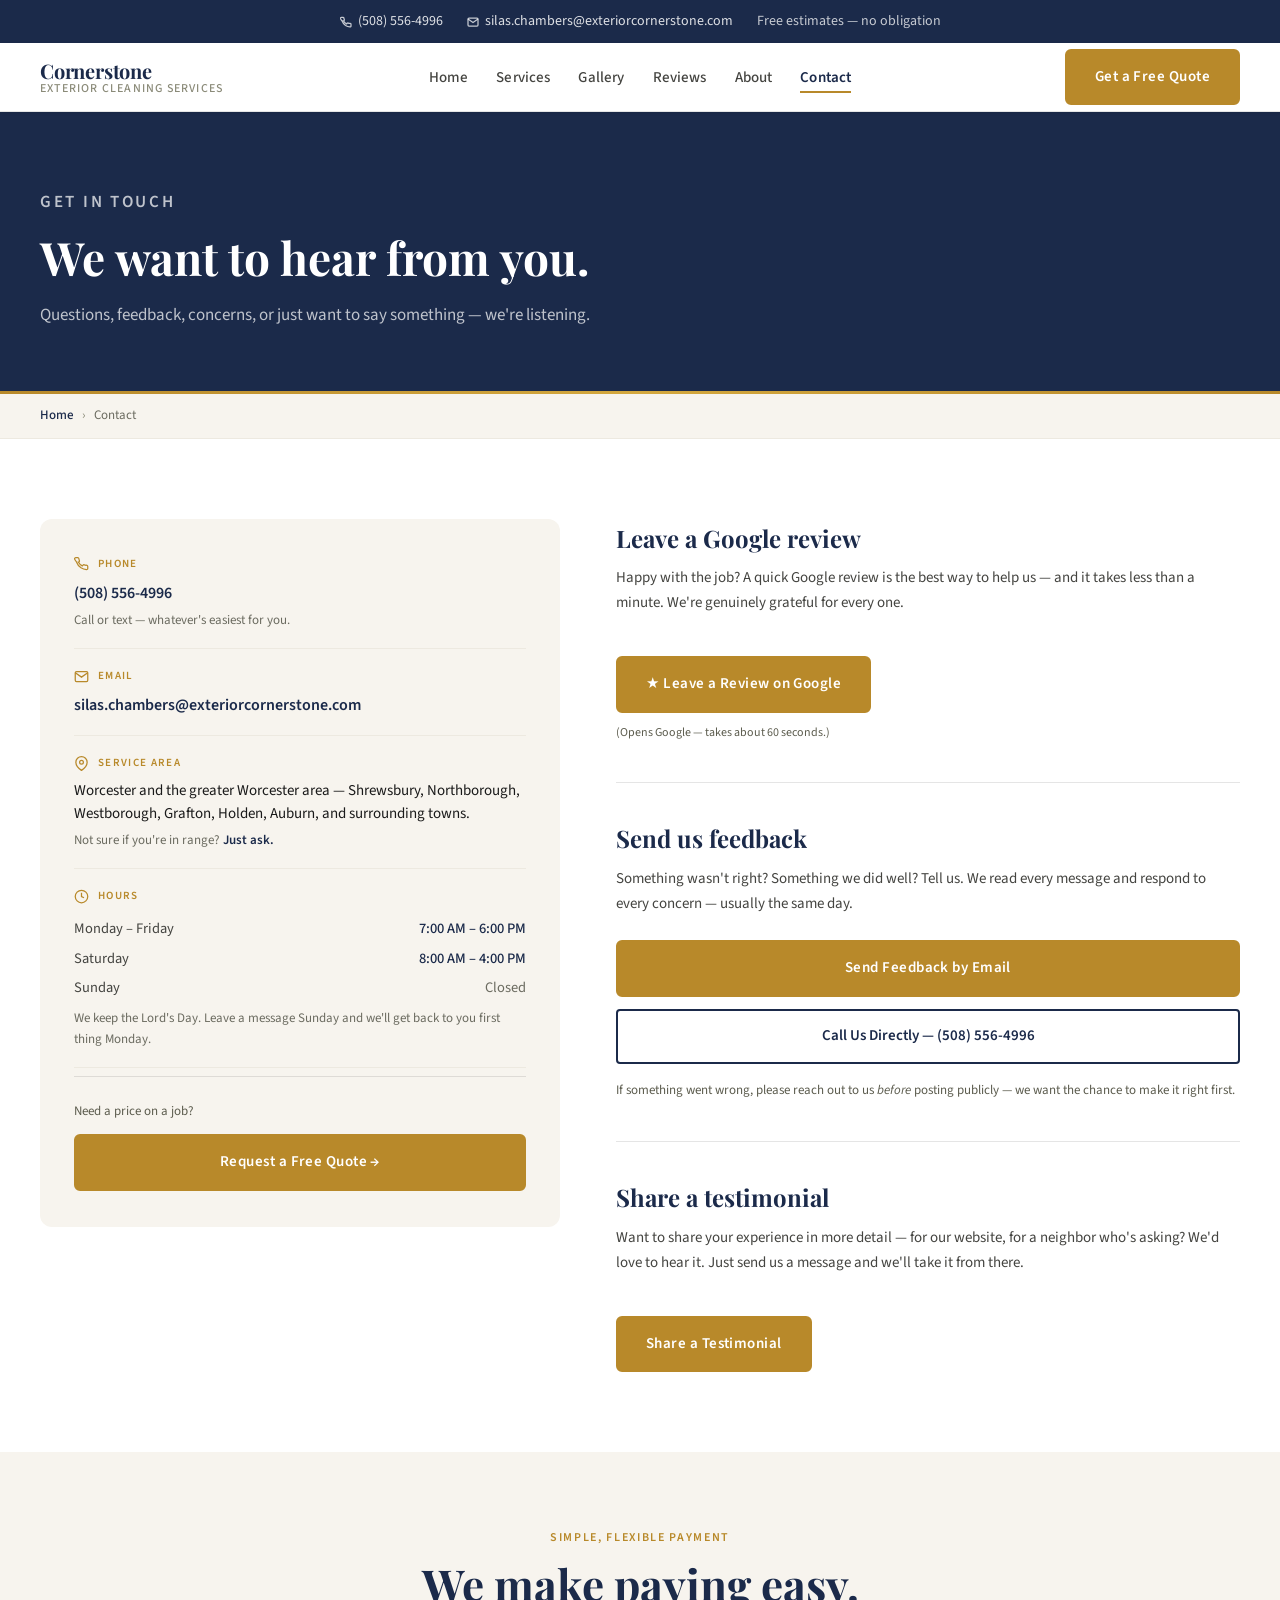
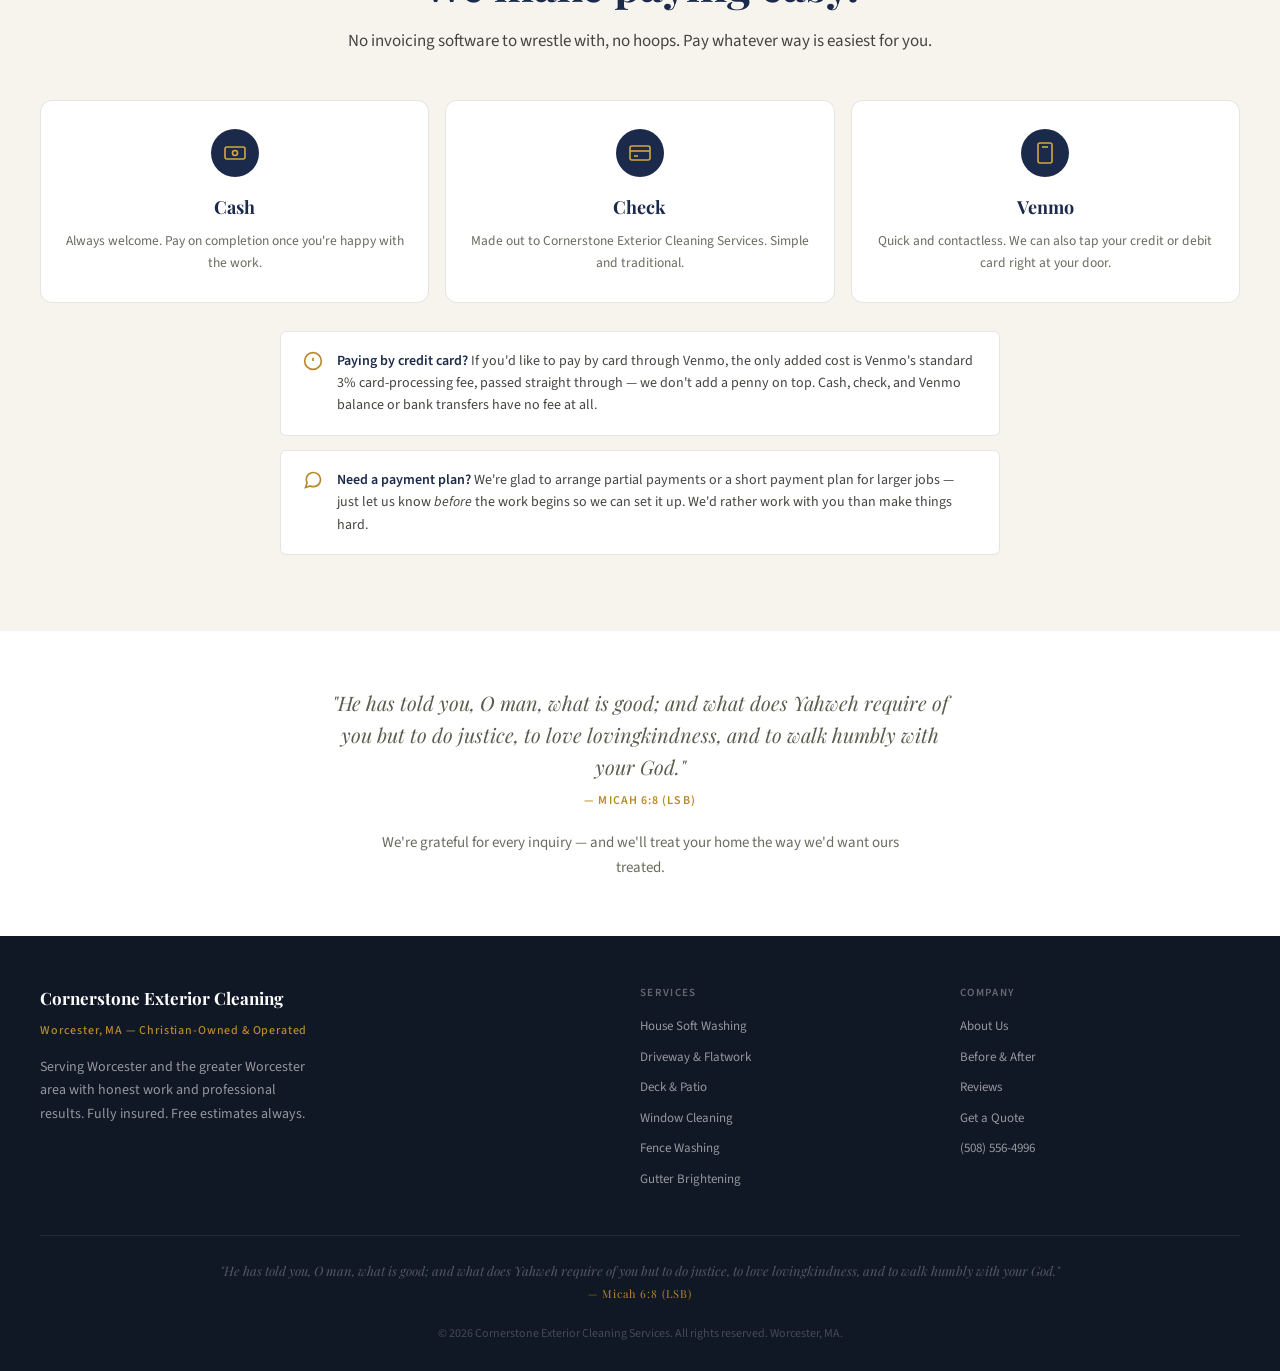
<file: contact.html>
<!DOCTYPE html>
<html lang="en">
<head>
  <meta charset="UTF-8" />
  <meta name="viewport" content="width=device-width, initial-scale=1.0" />
  <meta name="description" content="Contact Cornerstone Exterior Cleaning Services in Worcester, MA. Leave feedback, submit a complaint, request a testimonial, or just get in touch." />
  <meta name="keywords" content="contact Cornerstone Exterior Cleaning, feedback, complaint, testimonial, Worcester MA exterior cleaning" />
  <title>Contact Us | Cornerstone Exterior Cleaning Services</title>

  <link rel="preconnect" href="https://fonts.googleapis.com" />
  <link rel="preconnect" href="https://fonts.gstatic.com" crossorigin />
  <link href="https://fonts.googleapis.com/css2?family=Playfair+Display:wght@600;700&family=Source+Sans+3:wght@400;500;600&display=swap" rel="stylesheet" />
  <link rel="stylesheet" href="styles.css" />
</head>
<body>

  <!-- TOPBAR -->
  <div class="topbar">
    <div class="container">
      <div class="topbar-inner">
        <span>
          <svg width="12" height="12" viewBox="0 0 24 24" fill="none" stroke="currentColor" stroke-width="2.5" aria-hidden="true"><path d="M22 16.92v3a2 2 0 01-2.18 2 19.79 19.79 0 01-8.63-3.07A19.5 19.5 0 013.95 9.5 19.79 19.79 0 01.87 4.85 2 2 0 012.85 2.68l3-.02a2 2 0 012 1.72c.12.96.36 1.9.71 2.81a2 2 0 01-.45 2.11L6.91 9.5a16 16 0 006.29 6.29l1.18-1.18a2 2 0 012.11-.45c.91.35 1.85.59 2.81.71A2 2 0 0122 16.92z"/></svg>
          <a href="tel:+15085564996">(508) 556-4996</a>
        </span>
        <span>
          <svg width="12" height="12" viewBox="0 0 24 24" fill="none" stroke="currentColor" stroke-width="2.5" aria-hidden="true"><path d="M4 4h16c1.1 0 2 .9 2 2v12c0 1.1-.9 2-2 2H4c-1.1 0-2-.9-2-2V6c0-1.1.9-2 2-2z"/><polyline points="22,6 12,13 2,6"/></svg>
          <a href="mailto:silas.chambers@exteriorcornerstone.com">silas.chambers@exteriorcornerstone.com</a>
        </span>
        <span>Free estimates — no obligation</span>
      </div>
    </div>
  </div>

  <!-- NAV -->
  <nav aria-label="Main navigation">
    <div class="container">
      <div class="nav-inner">
        <a href="/index.html" class="nav-logo" aria-label="Cornerstone Exterior Cleaning Services — Home">
          <span class="nav-logo-name">Cornerstone</span>
          <span class="nav-logo-sub">Exterior Cleaning Services</span>
        </a>
        <ul class="nav-links">
          <li><a href="/index.html">Home</a></li>
          <li><a href="/services.html">Services</a></li>
          <li><a href="/gallery.html">Gallery</a></li>
          <li><a href="/testimonials.html">Reviews</a></li>
          <li><a href="/about.html">About</a></li>
          <li><a href="/contact.html" class="active">Contact</a></li>
        </ul>
        <a href="/quote.html" class="btn btn-primary nav-cta">Get a Free Quote</a>
        <button class="hamburger" id="hamburger" aria-label="Open menu" aria-expanded="false">
          <span></span><span></span><span></span>
        </button>
      </div>
    </div>
    <div class="mobile-menu" id="mobileMenu" role="navigation" aria-label="Mobile menu">
      <a href="/index.html">Home</a>
      <a href="/services.html">Services</a>
      <a href="/gallery.html">Gallery</a>
      <a href="/testimonials.html">Reviews</a>
      <a href="/about.html">About</a>
      <a href="/contact.html">Contact</a>
      <a href="/quote.html" class="btn btn-primary">Get a Free Quote</a>
    </div>
  </nav>
  <!-- MOBILE CTA BAR -->
  <div class="mobile-cta-bar" aria-label="Quick actions">
    <a href="tel:+15085564996">
      <svg viewBox="0 0 24 24" aria-hidden="true"><path d="M22 16.92v3a2 2 0 01-2.18 2 19.79 19.79 0 01-8.63-3.07A19.5 19.5 0 013.95 9.5 19.79 19.79 0 01.87 4.85 2 2 0 012.85 2.68l3-.02a2 2 0 012 1.72c.12.96.36 1.9.71 2.81a2 2 0 01-.45 2.11L6.91 9.5a16 16 0 006.29 6.29l1.18-1.18a2 2 0 012.11-.45c.91.35 1.85.59 2.81.71A2 2 0 0122 16.92z"/></svg>
      Call Us
    </a>
    <a href="/quote.html">
      <svg viewBox="0 0 24 24" aria-hidden="true"><path d="M14 2H6a2 2 0 00-2 2v16a2 2 0 002 2h12a2 2 0 002-2V8z"/><polyline points="14 2 14 8 20 8"/><line x1="9" y1="13" x2="15" y2="13"/><line x1="9" y1="17" x2="15" y2="17"/></svg>
      Free Quote
    </a>
  </div>

  <!-- PAGE HEADER -->
  <header class="page-header">
    <div class="container">
      <p class="page-header-eyebrow">Get in Touch</p>
      <h1>We want to hear from you.</h1>
      <p>Questions, feedback, concerns, or just want to say something — we're listening.</p>
    </div>
  </header>

  <!-- BREADCRUMB -->
  <div class="breadcrumb">
    <div class="container">
      <div class="breadcrumb-inner">
        <a href="/index.html">Home</a>
        <span class="breadcrumb-sep">›</span>
        <span>Contact</span>
      </div>
    </div>
  </div>

  <!-- WANT A QUOTE? BANNER -->
  <!-- CONTACT INFO + CARDS -->
  <section class="contact-section" aria-label="Contact information">
    <div class="container">
      <div class="contact-grid">

        <!-- LEFT: INFO -->
        <aside class="contact-info-card" aria-label="Contact details">
          <div class="contact-info-block">
            <p class="contact-info-label">
              <svg viewBox="0 0 24 24" aria-hidden="true"><path d="M22 16.92v3a2 2 0 01-2.18 2 19.79 19.79 0 01-8.63-3.07A19.5 19.5 0 013.95 9.5 19.79 19.79 0 01.87 4.85 2 2 0 012.85 2.68l3-.02a2 2 0 012 1.72c.12.96.36 1.9.71 2.81a2 2 0 01-.45 2.11L6.91 9.5a16 16 0 006.29 6.29l1.18-1.18a2 2 0 012.11-.45c.91.35 1.85.59 2.81.71A2 2 0 0122 16.92z"/></svg>
              Phone
            </p>
            <p class="contact-info-value"><a href="tel:+15085564996">(508) 556-4996</a></p>
            <p class="contact-info-sub">Call or text — whatever's easiest for you.</p>
          </div>

          <div class="contact-info-block">
            <p class="contact-info-label">
              <svg viewBox="0 0 24 24" aria-hidden="true"><path d="M4 4h16c1.1 0 2 .9 2 2v12c0 1.1-.9 2-2 2H4c-1.1 0-2-.9-2-2V6c0-1.1.9-2 2-2z"/><polyline points="22,6 12,13 2,6"/></svg>
              Email
            </p>
            <p class="contact-info-value"><a href="mailto:silas.chambers@exteriorcornerstone.com">silas.chambers@exteriorcornerstone.com</a></p>
          </div>

          <div class="contact-info-block">
            <p class="contact-info-label">
              <svg viewBox="0 0 24 24" aria-hidden="true"><path d="M21 10c0 7-9 13-9 13s-9-6-9-13a9 9 0 0118 0z"/><circle cx="12" cy="10" r="3"/></svg>
              Service Area
            </p>
            <p class="contact-info-value" style="font-weight:400;font-size:15px;">Worcester and the greater Worcester area — Shrewsbury, Northborough, Westborough, Grafton, Holden, Auburn, and surrounding towns.</p>
            <p class="contact-info-sub">Not sure if you're in range? <a href="tel:+15085564996" style="color:var(--navy);font-weight:600;">Just ask.</a></p>
          </div>

          <div class="contact-info-block">
            <p class="contact-info-label">
              <svg viewBox="0 0 24 24" aria-hidden="true"><circle cx="12" cy="12" r="10"/><polyline points="12 6 12 12 16 14"/></svg>
              Hours
            </p>
            <div class="contact-hours-row"><span>Monday – Friday</span><span>7:00 AM – 6:00 PM</span></div>
            <div class="contact-hours-row"><span>Saturday</span><span>8:00 AM – 4:00 PM</span></div>
            <div class="contact-hours-row closed"><span>Sunday</span><span>Closed</span></div>
            <p class="contact-info-sub">We keep the Lord's Day. Leave a message Sunday and we'll get back to you first thing Monday.</p>
          </div>

          <!-- QUOTE CTA inside info card -->
          <div style="margin-top:8px;padding-top:24px;border-top:1px solid var(--border);">
            <p style="font-size:13px;color:var(--stone);margin-bottom:12px;">Need a price on a job?</p>
            <a href="/quote.html" class="btn btn-primary" style="display:block;text-align:center;">Request a Free Quote →</a>
          </div>
        </aside>

        <!-- RIGHT: REVIEW / FEEDBACK / TESTIMONIAL -->
        <div class="form-panel">

          <!-- LEAVE A REVIEW -->
          <div style="margin-bottom:40px;">
            <h2 class="form-panel-title">Leave a Google review</h2>
            <p class="form-panel-sub">Happy with the job? A quick Google review is the best way to help us — and it takes less than a minute. We're genuinely grateful for every one.</p>
            <a href="https://g.page/r/YOUR_GOOGLE_REVIEW_LINK/review"
               target="_blank" rel="noopener"
               class="btn btn-primary" style="display:inline-block;margin-top:16px;">
              ★ Leave a Review on Google
            </a>
            <p style="margin-top:10px;font-size:12px;color:var(--stone);">(Opens Google — takes about 60 seconds.)</p>
          </div>

          <hr style="border:none;border-top:1px solid var(--border);margin:0 0 36px;" />

          <!-- FEEDBACK / COMPLAINT -->
          <div style="margin-bottom:40px;">
            <h2 class="form-panel-title">Send us feedback</h2>
            <p class="form-panel-sub">Something wasn't right? Something we did well? Tell us. We read every message and respond to every concern — usually the same day.</p>
            <div style="display:flex;flex-direction:column;gap:12px;margin-top:20px;">
              <a href="mailto:silas.chambers@exteriorcornerstone.com?subject=Feedback%20-%20Cornerstone%20Exterior%20Cleaning"
                 class="btn btn-primary" style="text-align:center;">
                Send Feedback by Email
              </a>
              <a href="tel:+15085564996"
                 style="display:block;text-align:center;padding:13px 24px;border:2px solid var(--navy);border-radius:4px;color:var(--navy);font-weight:600;font-size:15px;text-decoration:none;">
                Call Us Directly — (508) 556-4996
              </a>
            </div>
            <p style="margin-top:16px;font-size:13px;color:var(--stone);">If something went wrong, please reach out to us <em>before</em> posting publicly — we want the chance to make it right first.</p>
          </div>

          <hr style="border:none;border-top:1px solid var(--border);margin:0 0 36px;" />

          <!-- TESTIMONIAL REQUEST -->
          <div>
            <h2 class="form-panel-title">Share a testimonial</h2>
            <p class="form-panel-sub">Want to share your experience in more detail — for our website, for a neighbor who's asking? We'd love to hear it. Just send us a message and we'll take it from there.</p>
            <a href="mailto:silas.chambers@exteriorcornerstone.com?subject=Testimonial%20-%20Cornerstone%20Exterior%20Cleaning"
               class="btn btn-primary" style="display:inline-block;margin-top:16px;">
              Share a Testimonial
            </a>
          </div>

        </div>
      </div>
    </div>
  </section>

  <!-- PAYMENT -->
  <section class="payment" aria-labelledby="payment-heading">
    <div class="container">
      <div class="payment-header">
        <p class="section-label">Simple, Flexible Payment</p>
        <h2 class="section-title" id="payment-heading">We make paying easy.</h2>
        <p class="section-body">No invoicing software to wrestle with, no hoops. Pay whatever way is easiest for you.</p>
      </div>

      <div class="payment-methods">
        <div class="payment-card">
          <div class="payment-icon" aria-hidden="true">
            <svg viewBox="0 0 24 24"><rect x="2" y="6" width="20" height="12" rx="2"/><circle cx="12" cy="12" r="2.5"/><line x1="6" y1="12" x2="6" y2="12"/><line x1="18" y1="12" x2="18" y2="12"/></svg>
          </div>
          <p class="payment-name">Cash</p>
          <p class="payment-desc">Always welcome. Pay on completion once you're happy with the work.</p>
        </div>
        <div class="payment-card">
          <div class="payment-icon" aria-hidden="true">
            <svg viewBox="0 0 24 24"><rect x="2" y="5" width="20" height="14" rx="2"/><line x1="2" y1="10" x2="22" y2="10"/><line x1="6" y1="15" x2="10" y2="15"/></svg>
          </div>
          <p class="payment-name">Check</p>
          <p class="payment-desc">Made out to Cornerstone Exterior Cleaning Services. Simple and traditional.</p>
        </div>
        <div class="payment-card">
          <div class="payment-icon" aria-hidden="true">
            <svg viewBox="0 0 24 24"><rect x="5" y="2" width="14" height="20" rx="2"/><line x1="12" y1="18" x2="12" y2="18.01"/><path d="M9 6h6"/></svg>
          </div>
          <p class="payment-name">Venmo</p>
          <p class="payment-desc">Quick and contactless. We can also tap your credit or debit card right at your door.</p>
        </div>
      </div>

      <div class="payment-notes">
        <div class="payment-note">
          <svg viewBox="0 0 24 24" aria-hidden="true"><circle cx="12" cy="12" r="10"/><line x1="12" y1="8" x2="12" y2="12"/><line x1="12" y1="16" x2="12" y2="16.01"/></svg>
          <p><strong>Paying by credit card?</strong> If you'd like to pay by card through Venmo, the only added cost is Venmo's standard 3% card-processing fee, passed straight through — we don't add a penny on top. Cash, check, and Venmo balance or bank transfers have no fee at all.</p>
        </div>
        <div class="payment-note">
          <svg viewBox="0 0 24 24" aria-hidden="true"><path d="M21 11.5a8.38 8.38 0 01-.9 3.8 8.5 8.5 0 01-7.6 4.7 8.38 8.38 0 01-3.8-.9L3 21l1.9-5.7a8.38 8.38 0 01-.9-3.8 8.5 8.5 0 014.7-7.6 8.38 8.38 0 013.8-.9h.5a8.48 8.48 0 018 8v.5z"/></svg>
          <p><strong>Need a payment plan?</strong> We're glad to arrange partial payments or a short payment plan for larger jobs — just let us know <em>before</em> the work begins so we can set it up. We'd rather work with you than make things hard.</p>
        </div>
      </div>
    </div>
  </section>

  <!-- VERSE BAND -->
  <section style="background:var(--white);padding:56px 0;text-align:center;">
    <div class="container">
      <p style="font-family:var(--font-display);font-style:italic;font-size:clamp(17px,2.2vw,20px);color:var(--stone);max-width:640px;margin:0 auto 8px;line-height:1.6;">"He has told you, O man, what is good; and what does Yahweh require of you but to do justice, to love lovingkindness, and to walk humbly with your God."</p>
      <p style="font-size:12px;letter-spacing:0.09em;color:var(--gold);font-weight:600;">— MICAH 6:8 (LSB)</p>
      <p style="margin-top:20px;font-size:15px;color:var(--text-muted);max-width:560px;margin-left:auto;margin-right:auto;">We're grateful for every inquiry — and we'll treat your home the way we'd want ours treated.</p>
    </div>
  </section>

  <!-- FOOTER -->
  <footer>
    <div class="container">
      <div class="footer-grid">
        <div class="footer-brand">
          <p class="footer-brand-name">Cornerstone Exterior Cleaning</p>
          <p class="footer-brand-tagline">Worcester, MA — Christian-Owned &amp; Operated</p>
          <p>Serving Worcester and the greater Worcester area with honest work and professional results. Fully insured. Free estimates always.</p>
        </div>
        <div class="footer-col">
          <h4>Services</h4>
          <a href="/services.html#softwash">House Soft Washing</a>
          <a href="/services.html#flatwork">Driveway &amp; Flatwork</a>
          <a href="/services.html#deckpatio">Deck &amp; Patio</a>
          <a href="/services.html#windows">Window Cleaning</a>
          <a href="/services.html#fences">Fence Washing</a>
          <a href="/services.html#gutters">Gutter Brightening</a>
        </div>
        <div class="footer-col">
          <h4>Company</h4>
          <a href="/about.html">About Us</a>
          <a href="/gallery.html">Before &amp; After</a>
          <a href="/testimonials.html">Reviews</a>
          <a href="/quote.html">Get a Quote</a>
          <a href="tel:+15085564996">(508) 556-4996</a>
        </div>
      </div>
      <div class="footer-verse">
        "He has told you, O man, what is good; and what does Yahweh require of you but to do justice, to love lovingkindness, and to walk humbly with your God."
        <cite>— Micah 6:8 (LSB)</cite>
      </div>
      <p class="footer-bottom">© 2026 Cornerstone Exterior Cleaning Services. All rights reserved. Worcester, MA.</p>
    </div>
  </footer>

  <script>
    const hamburger = document.getElementById('hamburger');
    const mobileMenu = document.getElementById('mobileMenu');
    hamburger.addEventListener('click', () => {
      const isOpen = mobileMenu.classList.toggle('open');
      hamburger.setAttribute('aria-expanded', isOpen);
    });
    document.querySelectorAll('.mobile-menu a').forEach(link => {
      link.addEventListener('click', () => {
        mobileMenu.classList.remove('open');
        hamburger.setAttribute('aria-expanded', 'false');
      });
    });
  </script>

</body>
</html>
</file>
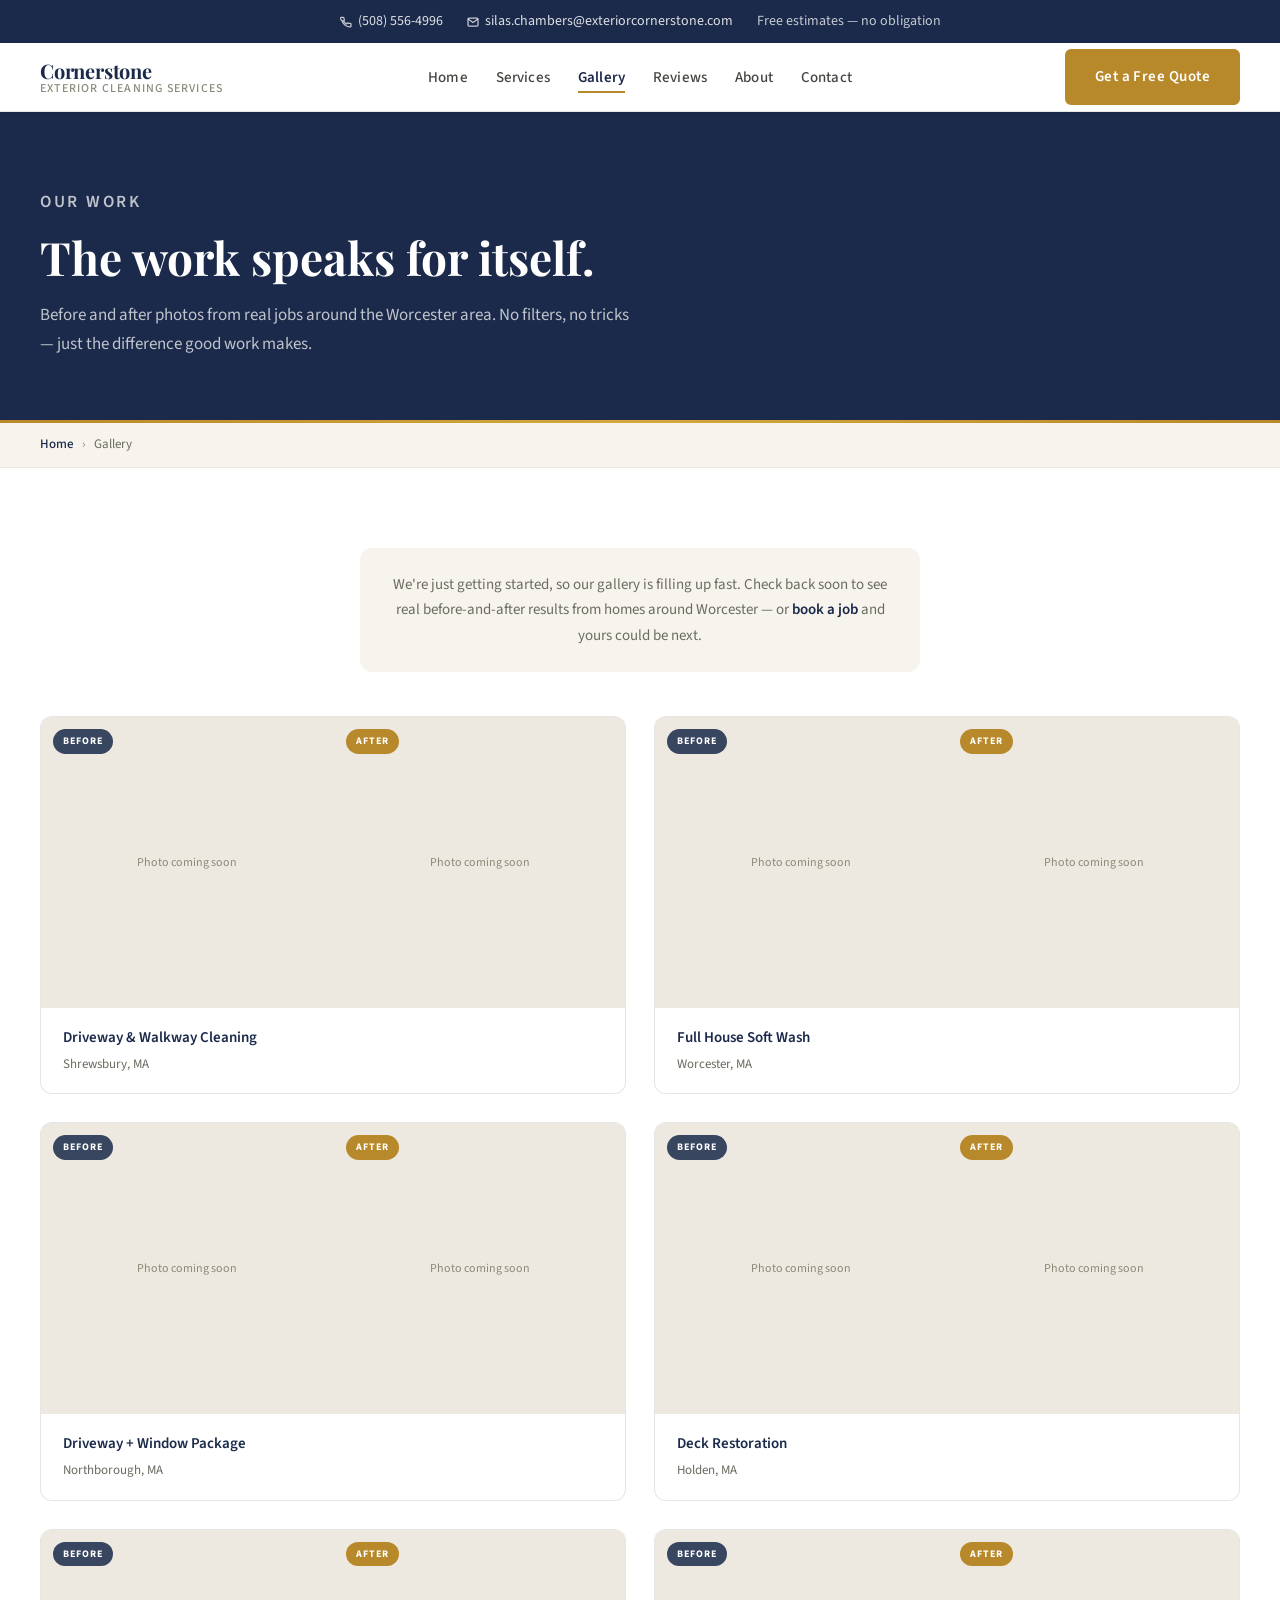
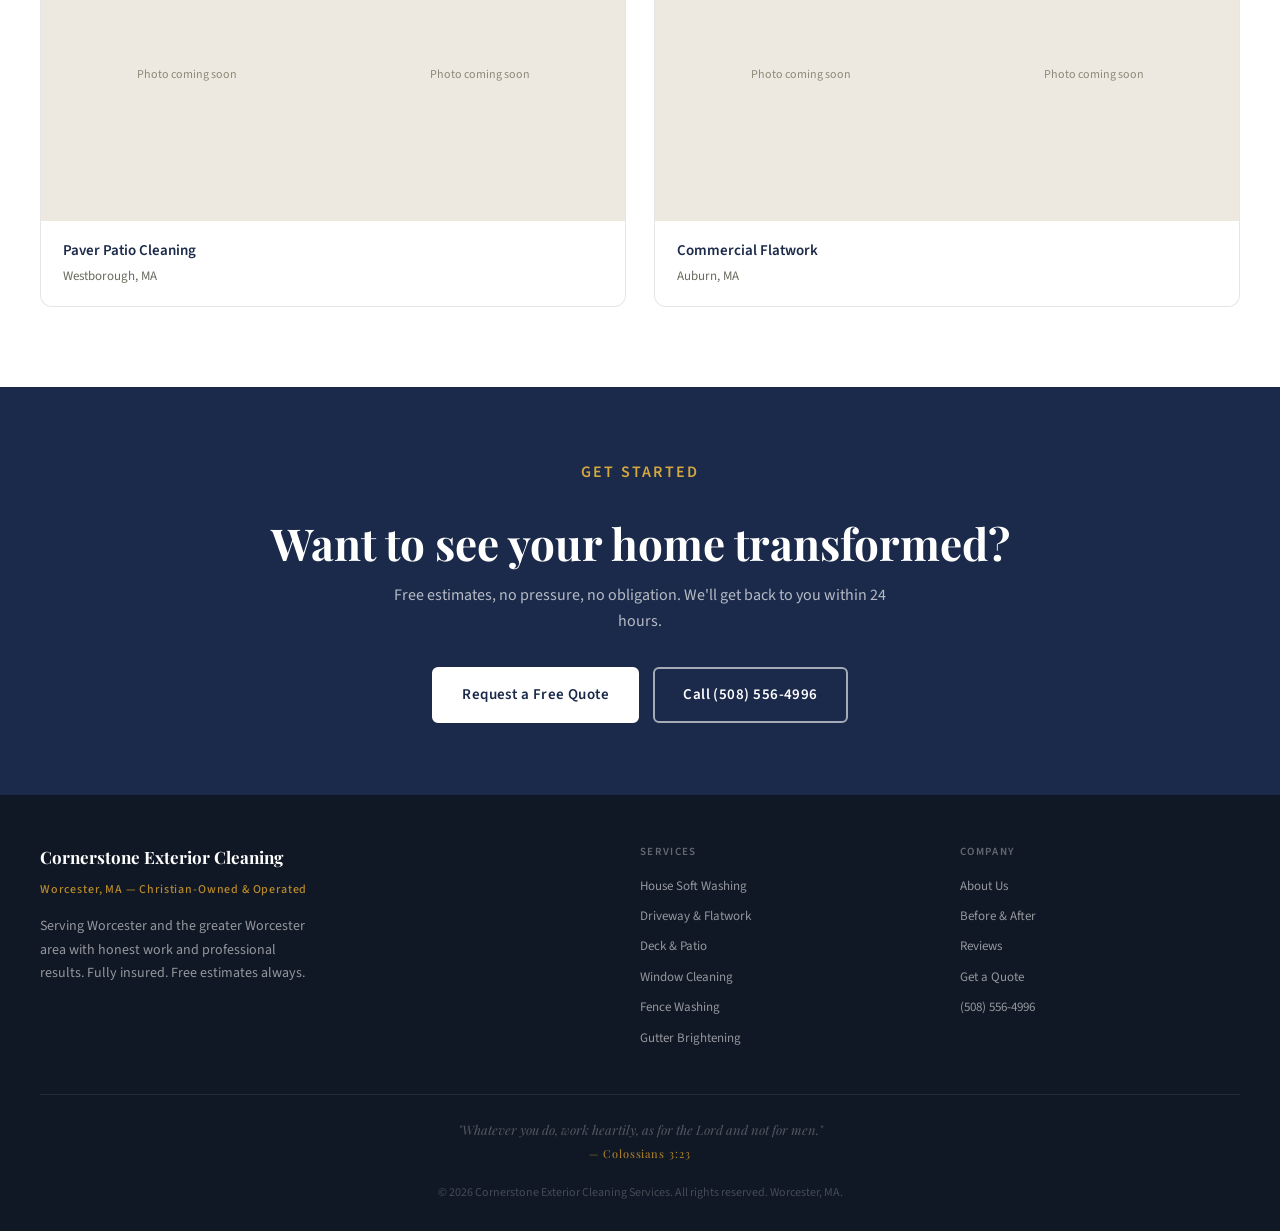
<file: gallery.html>
<!DOCTYPE html>
<html lang="en">
<head>
  <meta charset="UTF-8" />
  <meta name="viewport" content="width=device-width, initial-scale=1.0" />
  <meta name="description" content="Before and after photos of pressure washing, soft washing, and exterior cleaning jobs by Cornerstone Exterior Cleaning Services in the Worcester, MA area." />
  <meta name="keywords" content="pressure washing before after Worcester MA, soft washing results, driveway cleaning photos, exterior cleaning gallery" />
  <title>Before &amp; After Gallery | Cornerstone Exterior Cleaning Services</title>

  <link rel="preconnect" href="https://fonts.googleapis.com" />
  <link rel="preconnect" href="https://fonts.gstatic.com" crossorigin />
  <link href="https://fonts.googleapis.com/css2?family=Playfair+Display:wght@600;700&family=Source+Sans+3:wght@400;500;600&display=swap" rel="stylesheet" />
  <link rel="stylesheet" href="styles.css" />
</head>
<body>

  <!-- TOPBAR -->
  <div class="topbar">
    <div class="container">
      <div class="topbar-inner">
        <span>
          <svg width="12" height="12" viewBox="0 0 24 24" fill="none" stroke="currentColor" stroke-width="2.5" aria-hidden="true"><path d="M22 16.92v3a2 2 0 01-2.18 2 19.79 19.79 0 01-8.63-3.07A19.5 19.5 0 013.95 9.5 19.79 19.79 0 01.87 4.85 2 2 0 012.85 2.68l3-.02a2 2 0 012 1.72c.12.96.36 1.9.71 2.81a2 2 0 01-.45 2.11L6.91 9.5a16 16 0 006.29 6.29l1.18-1.18a2 2 0 012.11-.45c.91.35 1.85.59 2.81.71A2 2 0 0122 16.92z"/></svg>
          <a href="tel:+15085564996">(508) 556-4996</a>
        </span>
        <span>
          <svg width="12" height="12" viewBox="0 0 24 24" fill="none" stroke="currentColor" stroke-width="2.5" aria-hidden="true"><path d="M4 4h16c1.1 0 2 .9 2 2v12c0 1.1-.9 2-2 2H4c-1.1 0-2-.9-2-2V6c0-1.1.9-2 2-2z"/><polyline points="22,6 12,13 2,6"/></svg>
          <a href="mailto:silas.chambers@exteriorcornerstone.com">silas.chambers@exteriorcornerstone.com</a>
        </span>
        <span>Free estimates — no obligation</span>
      </div>
    </div>
  </div>

  <!-- NAV -->
  <nav aria-label="Main navigation">
    <div class="container">
      <div class="nav-inner">
        <a href="/index.html" class="nav-logo" aria-label="Cornerstone Exterior Cleaning Services — Home">
          <span class="nav-logo-name">Cornerstone</span>
          <span class="nav-logo-sub">Exterior Cleaning Services</span>
        </a>
        <ul class="nav-links">
          <li><a href="/index.html">Home</a></li>
          <li><a href="/services.html">Services</a></li>
          <li><a href="/gallery.html" class="active">Gallery</a></li>
          <li><a href="/testimonials.html">Reviews</a></li>
          <li><a href="/about.html">About</a></li>
          <li><a href="/contact.html">Contact</a></li>
        </ul>
        <a href="/quote.html" class="btn btn-primary nav-cta">Get a Free Quote</a>
        <button class="hamburger" id="hamburger" aria-label="Open menu" aria-expanded="false">
          <span></span><span></span><span></span>
        </button>
      </div>
    </div>
    <div class="mobile-menu" id="mobileMenu" role="navigation" aria-label="Mobile menu">
      <a href="/index.html">Home</a>
      <a href="/services.html">Services</a>
      <a href="/gallery.html">Gallery</a>
      <a href="/testimonials.html">Reviews</a>
      <a href="/about.html">About</a>
      <a href="/contact.html">Contact</a>
      <a href="/quote.html" class="btn btn-primary">Get a Free Quote</a>
    </div>
  </nav>
  <!-- MOBILE CTA BAR -->
  <div class="mobile-cta-bar" aria-label="Quick actions">
    <a href="tel:+15085564996">
      <svg viewBox="0 0 24 24" aria-hidden="true"><path d="M22 16.92v3a2 2 0 01-2.18 2 19.79 19.79 0 01-8.63-3.07A19.5 19.5 0 013.95 9.5 19.79 19.79 0 01.87 4.85 2 2 0 012.85 2.68l3-.02a2 2 0 012 1.72c.12.96.36 1.9.71 2.81a2 2 0 01-.45 2.11L6.91 9.5a16 16 0 006.29 6.29l1.18-1.18a2 2 0 012.11-.45c.91.35 1.85.59 2.81.71A2 2 0 0122 16.92z"/></svg>
      Call Us
    </a>
    <a href="/quote.html">
      <svg viewBox="0 0 24 24" aria-hidden="true"><path d="M14 2H6a2 2 0 00-2 2v16a2 2 0 002 2h12a2 2 0 002-2V8z"/><polyline points="14 2 14 8 20 8"/><line x1="9" y1="13" x2="15" y2="13"/><line x1="9" y1="17" x2="15" y2="17"/></svg>
      Free Quote
    </a>
  </div>

  <!-- PAGE HEADER -->
  <header class="page-header">
    <div class="container">
      <p class="page-header-eyebrow">Our Work</p>
      <h1>The work speaks for itself.</h1>
      <p>Before and after photos from real jobs around the Worcester area. No filters, no tricks — just the difference good work makes.</p>
    </div>
  </header>

  <!-- BREADCRUMB -->
  <div class="breadcrumb">
    <div class="container">
      <div class="breadcrumb-inner">
        <a href="/index.html">Home</a>
        <span class="breadcrumb-sep">›</span>
        <span>Gallery</span>
      </div>
    </div>
  </div>

  <!-- GALLERY -->
  <section class="gallery" aria-label="Before and after gallery">
    <div class="container">
      <div class="gallery-empty-note">
        We're just getting started, so our gallery is filling up fast. Check back soon to see real before-and-after results from homes around Worcester — or <a href="/contact.html" style="color:var(--navy);font-weight:600;">book a job</a> and yours could be next.
      </div>
      <div class="gallery-grid">

        <figure class="gallery-item">
          <div class="gallery-pair">
            <div class="gallery-half">
              <span class="gallery-half-tag before">Before</span>
              <span class="gallery-half-placeholder">Photo coming soon</span>
            </div>
            <div class="gallery-half">
              <span class="gallery-half-tag after">After</span>
              <span class="gallery-half-placeholder">Photo coming soon</span>
            </div>
          </div>
          <figcaption class="gallery-caption">
            <p class="gallery-caption-title">Driveway &amp; Walkway Cleaning</p>
            <p class="gallery-caption-note">Shrewsbury, MA</p>
          </figcaption>
        </figure>

        <figure class="gallery-item">
          <div class="gallery-pair">
            <div class="gallery-half">
              <span class="gallery-half-tag before">Before</span>
              <span class="gallery-half-placeholder">Photo coming soon</span>
            </div>
            <div class="gallery-half">
              <span class="gallery-half-tag after">After</span>
              <span class="gallery-half-placeholder">Photo coming soon</span>
            </div>
          </div>
          <figcaption class="gallery-caption">
            <p class="gallery-caption-title">Full House Soft Wash</p>
            <p class="gallery-caption-note">Worcester, MA</p>
          </figcaption>
        </figure>

        <figure class="gallery-item">
          <div class="gallery-pair">
            <div class="gallery-half">
              <span class="gallery-half-tag before">Before</span>
              <span class="gallery-half-placeholder">Photo coming soon</span>
            </div>
            <div class="gallery-half">
              <span class="gallery-half-tag after">After</span>
              <span class="gallery-half-placeholder">Photo coming soon</span>
            </div>
          </div>
          <figcaption class="gallery-caption">
            <p class="gallery-caption-title">Driveway + Window Package</p>
            <p class="gallery-caption-note">Northborough, MA</p>
          </figcaption>
        </figure>

        <figure class="gallery-item">
          <div class="gallery-pair">
            <div class="gallery-half">
              <span class="gallery-half-tag before">Before</span>
              <span class="gallery-half-placeholder">Photo coming soon</span>
            </div>
            <div class="gallery-half">
              <span class="gallery-half-tag after">After</span>
              <span class="gallery-half-placeholder">Photo coming soon</span>
            </div>
          </div>
          <figcaption class="gallery-caption">
            <p class="gallery-caption-title">Deck Restoration</p>
            <p class="gallery-caption-note">Holden, MA</p>
          </figcaption>
        </figure>

        <figure class="gallery-item">
          <div class="gallery-pair">
            <div class="gallery-half">
              <span class="gallery-half-tag before">Before</span>
              <span class="gallery-half-placeholder">Photo coming soon</span>
            </div>
            <div class="gallery-half">
              <span class="gallery-half-tag after">After</span>
              <span class="gallery-half-placeholder">Photo coming soon</span>
            </div>
          </div>
          <figcaption class="gallery-caption">
            <p class="gallery-caption-title">Paver Patio Cleaning</p>
            <p class="gallery-caption-note">Westborough, MA</p>
          </figcaption>
        </figure>

        <figure class="gallery-item">
          <div class="gallery-pair">
            <div class="gallery-half">
              <span class="gallery-half-tag before">Before</span>
              <span class="gallery-half-placeholder">Photo coming soon</span>
            </div>
            <div class="gallery-half">
              <span class="gallery-half-tag after">After</span>
              <span class="gallery-half-placeholder">Photo coming soon</span>
            </div>
          </div>
          <figcaption class="gallery-caption">
            <p class="gallery-caption-title">Commercial Flatwork</p>
            <p class="gallery-caption-note">Auburn, MA</p>
          </figcaption>
        </figure>

      </div>
    </div>
  </section>

  <!-- CTA BANNER -->
  <section class="cta-banner" aria-labelledby="cta-heading">
    <div class="container">
      <div class="cta-inner">
        <p class="section-label" style="color:var(--gold-light);">Get Started</p>
        <h2 class="section-title" id="cta-heading">Want to see your home transformed?</h2>
        <p>Free estimates, no pressure, no obligation. We'll get back to you within 24 hours.</p>
        <div class="cta-buttons">
          <a href="/contact.html" class="btn btn-white">Request a Free Quote</a>
          <a href="tel:+15085564996" class="btn btn-outline">Call (508) 556-4996</a>
        </div>
      </div>
    </div>
  </section>

  <!-- FOOTER -->
  <footer>
    <div class="container">
      <div class="footer-grid">
        <div class="footer-brand">
          <p class="footer-brand-name">Cornerstone Exterior Cleaning</p>
          <p class="footer-brand-tagline">Worcester, MA — Christian-Owned &amp; Operated</p>
          <p>Serving Worcester and the greater Worcester area with honest work and professional results. Fully insured. Free estimates always.</p>
        </div>
        <div class="footer-col">
          <h4>Services</h4>
          <a href="/services.html#softwash">House Soft Washing</a>
          <a href="/services.html#flatwork">Driveway &amp; Flatwork</a>
          <a href="/services.html#deckpatio">Deck &amp; Patio</a>
          <a href="/services.html#windows">Window Cleaning</a>
          <a href="/services.html#fences">Fence Washing</a>
          <a href="/services.html#gutters">Gutter Brightening</a>
        </div>
        <div class="footer-col">
          <h4>Company</h4>
          <a href="/about.html">About Us</a>
          <a href="/gallery.html">Before &amp; After</a>
          <a href="/testimonials.html">Reviews</a>
          <a href="/quote.html">Get a Quote</a>
          <a href="tel:+15085564996">(508) 556-4996</a>
        </div>
      </div>
      <div class="footer-verse">
        "Whatever you do, work heartily, as for the Lord and not for men."
        <cite>— Colossians 3:23</cite>
      </div>
      <p class="footer-bottom">© 2026 Cornerstone Exterior Cleaning Services. All rights reserved. Worcester, MA.</p>
    </div>
  </footer>

  <script>
    const hamburger = document.getElementById('hamburger');
    const mobileMenu = document.getElementById('mobileMenu');
    hamburger.addEventListener('click', () => {
      const isOpen = mobileMenu.classList.toggle('open');
      hamburger.setAttribute('aria-expanded', isOpen);
    });
    document.querySelectorAll('.mobile-menu a').forEach(link => {
      link.addEventListener('click', () => {
        mobileMenu.classList.remove('open');
        hamburger.setAttribute('aria-expanded', 'false');
      });
    });
  </script>

</body>
</html>
</file>
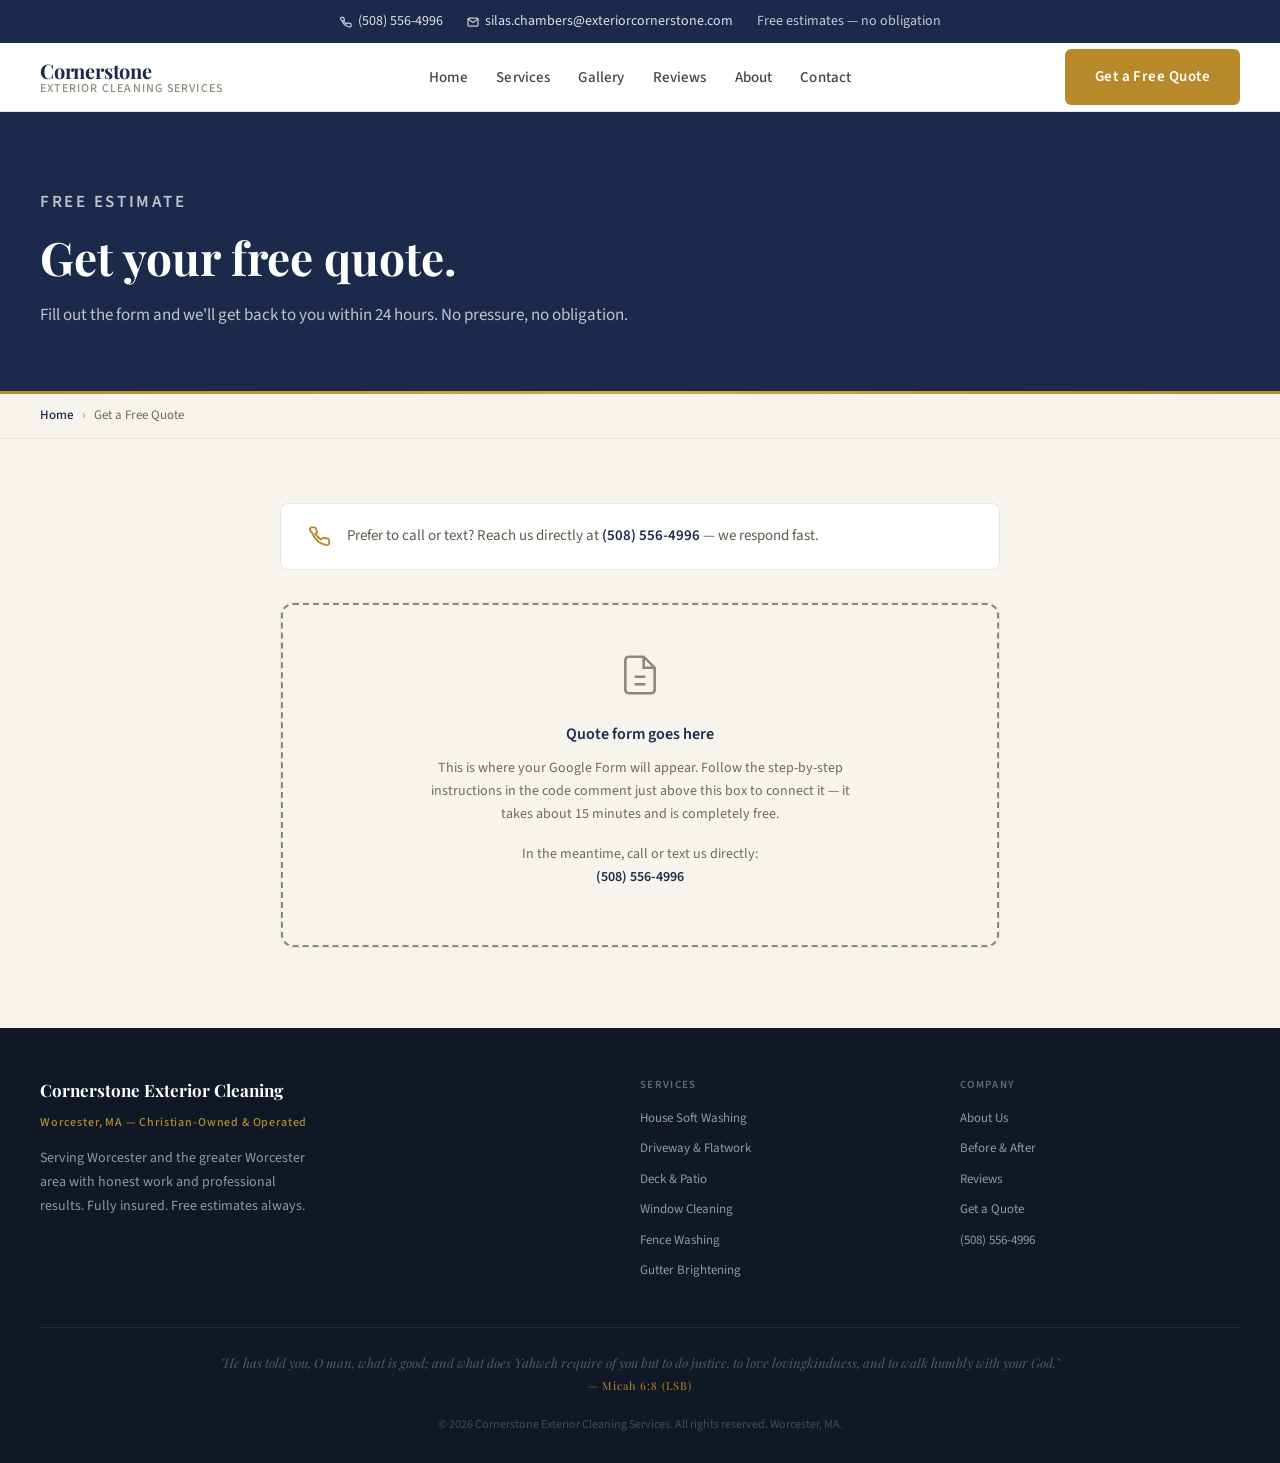
<file: quote.html>
<!DOCTYPE html>
<html lang="en">
<head>
  <meta charset="UTF-8" />
  <meta name="viewport" content="width=device-width, initial-scale=1.0" />
  <meta name="description" content="Get a free exterior cleaning quote from Cornerstone Exterior Cleaning Services in Worcester, MA. House washing, driveway cleaning, window cleaning, and more. Fast response, no obligation." />
  <meta name="keywords" content="free quote exterior cleaning Worcester MA, pressure washing estimate, soft wash quote Shrewsbury Northborough Westborough" />
  <title>Get a Free Quote | Cornerstone Exterior Cleaning Services</title>

  <link rel="preconnect" href="https://fonts.googleapis.com" />
  <link rel="preconnect" href="https://fonts.gstatic.com" crossorigin />
  <link href="https://fonts.googleapis.com/css2?family=Playfair+Display:wght@600;700&family=Source+Sans+3:wght@400;500;600&display=swap" rel="stylesheet" />
  <link rel="stylesheet" href="styles.css" />
</head>
<body>

  <!-- TOPBAR -->
  <div class="topbar">
    <div class="container">
      <div class="topbar-inner">
        <span>
          <svg width="12" height="12" viewBox="0 0 24 24" fill="none" stroke="currentColor" stroke-width="2.5" aria-hidden="true"><path d="M22 16.92v3a2 2 0 01-2.18 2 19.79 19.79 0 01-8.63-3.07A19.5 19.5 0 013.95 9.5 19.79 19.79 0 01.87 4.85 2 2 0 012.85 2.68l3-.02a2 2 0 012 1.72c.12.96.36 1.9.71 2.81a2 2 0 01-.45 2.11L6.91 9.5a16 16 0 006.29 6.29l1.18-1.18a2 2 0 012.11-.45c.91.35 1.85.59 2.81.71A2 2 0 0122 16.92z"/></svg>
          <a href="tel:+15085564996">(508) 556-4996</a>
        </span>
        <span>
          <svg width="12" height="12" viewBox="0 0 24 24" fill="none" stroke="currentColor" stroke-width="2.5" aria-hidden="true"><path d="M4 4h16c1.1 0 2 .9 2 2v12c0 1.1-.9 2-2 2H4c-1.1 0-2-.9-2-2V6c0-1.1.9-2 2-2z"/><polyline points="22,6 12,13 2,6"/></svg>
          <a href="mailto:silas.chambers@exteriorcornerstone.com">silas.chambers@exteriorcornerstone.com</a>
        </span>
        <span>Free estimates — no obligation</span>
      </div>
    </div>
  </div>

  <!-- NAV -->
  <nav aria-label="Main navigation">
    <div class="container">
      <div class="nav-inner">
        <a href="/index.html" class="nav-logo" aria-label="Cornerstone Exterior Cleaning Services — Home">
          <span class="nav-logo-name">Cornerstone</span>
          <span class="nav-logo-sub">Exterior Cleaning Services</span>
        </a>
        <ul class="nav-links">
          <li><a href="/index.html">Home</a></li>
          <li><a href="/services.html">Services</a></li>
          <li><a href="/gallery.html">Gallery</a></li>
          <li><a href="/testimonials.html">Reviews</a></li>
          <li><a href="/about.html">About</a></li>
          <li><a href="/contact.html">Contact</a></li>
        </ul>
        <a href="/quote.html" class="btn btn-primary nav-cta active">Get a Free Quote</a>
        <button class="hamburger" id="hamburger" aria-label="Open menu" aria-expanded="false">
          <span></span><span></span><span></span>
        </button>
      </div>
    </div>
    <div class="mobile-menu" id="mobileMenu" role="navigation" aria-label="Mobile menu">
      <a href="/index.html">Home</a>
      <a href="/services.html">Services</a>
      <a href="/gallery.html">Gallery</a>
      <a href="/testimonials.html">Reviews</a>
      <a href="/about.html">About</a>
      <a href="/contact.html">Contact</a>
      <a href="/quote.html" class="btn btn-primary">Get a Free Quote</a>
    </div>
  </nav>
  <!-- MOBILE CTA BAR -->
  <div class="mobile-cta-bar" aria-label="Quick actions">
    <a href="tel:+15085564996">
      <svg viewBox="0 0 24 24" aria-hidden="true"><path d="M22 16.92v3a2 2 0 01-2.18 2 19.79 19.79 0 01-8.63-3.07A19.5 19.5 0 013.95 9.5 19.79 19.79 0 01.87 4.85 2 2 0 012.85 2.68l3-.02a2 2 0 012 1.72c.12.96.36 1.9.71 2.81a2 2 0 01-.45 2.11L6.91 9.5a16 16 0 006.29 6.29l1.18-1.18a2 2 0 012.11-.45c.91.35 1.85.59 2.81.71A2 2 0 0122 16.92z"/></svg>
      Call Us
    </a>
    <a href="/quote.html">
      <svg viewBox="0 0 24 24" aria-hidden="true"><path d="M14 2H6a2 2 0 00-2 2v16a2 2 0 002 2h12a2 2 0 002-2V8z"/><polyline points="14 2 14 8 20 8"/><line x1="9" y1="13" x2="15" y2="13"/><line x1="9" y1="17" x2="15" y2="17"/></svg>
      Free Quote
    </a>
  </div>

  <!-- PAGE HEADER -->
  <header class="page-header">
    <div class="container">
      <p class="page-header-eyebrow">Free Estimate</p>
      <h1>Get your free quote.</h1>
      <p>Fill out the form and we'll get back to you within 24 hours. No pressure, no obligation.</p>
    </div>
  </header>

  <!-- BREADCRUMB -->
  <div class="breadcrumb">
    <div class="container">
      <div class="breadcrumb-inner">
        <a href="/index.html">Home</a>
        <span class="breadcrumb-sep">›</span>
        <span>Get a Free Quote</span>
      </div>
    </div>
  </div>

  <!-- QUOTE FORM SECTION -->
  <section style="padding:64px 0 80px;background:var(--cream);" aria-label="Quote request form">
    <div class="container">
      <div style="max-width:720px;margin:0 auto;">

        <!-- PREFER TO CALL? -->
        <div style="background:var(--white);border:1px solid var(--border);border-radius:8px;padding:20px 28px;margin-bottom:32px;display:flex;align-items:center;gap:16px;flex-wrap:wrap;">
          <svg width="22" height="22" viewBox="0 0 24 24" fill="none" stroke="var(--gold)" stroke-width="2" aria-hidden="true"><path d="M22 16.92v3a2 2 0 01-2.18 2 19.79 19.79 0 01-8.63-3.07A19.5 19.5 0 013.95 9.5 19.79 19.79 0 01.87 4.85 2 2 0 012.85 2.68l3-.02a2 2 0 012 1.72c.12.96.36 1.9.71 2.81a2 2 0 01-.45 2.11L6.91 9.5a16 16 0 006.29 6.29l1.18-1.18a2 2 0 012.11-.45c.91.35 1.85.59 2.81.71A2 2 0 0122 16.92z"/></svg>
          <p style="margin:0;font-size:15px;color:var(--stone);flex:1;">Prefer to call or text? Reach us directly at <a href="tel:+15085564996" style="color:var(--navy);font-weight:600;">(508) 556-4996</a> — we respond fast.</p>
        </div>

        <!-- FORM -->
        <!--
          ┌─────────────────────────────────────────────────────────────┐
          │  HOW TO CONNECT YOUR QUOTE FORM (free, ~15 min)               │
          │                                                               │
          │  1. Go to forms.google.com and create a new form.             │
          │  2. Add these questions (match the website copy):             │
          │       • Full Name            (short answer, required)         │
          │       • Phone Number         (short answer, required)         │
          │       • Email Address        (short answer)                   │
          │       • Address / Town       (short answer, required)         │
          │       • Service(s) Needed    (checkboxes: House Wash,         │
          │         Driveway/Flatwork, Deck/Patio, Fence, Windows,        │
          │         Gutter Brightening, Other)                            │
          │       • Tell us about the job  (paragraph)                    │
          │       • How did you hear about us? (dropdown: Google,         │
          │         Neighbor/Referral, Door Hanger, Social Media, Other)  │
          │  3. Link the form to your Cornerstone CRM Google Sheet        │
          │     (Responses tab ▸ green Sheets icon).                      │
          │  4. Click Send ▸ < >  (embed), copy the <iframe> code, and    │
          │     paste it in place of the .form-placeholder block below.   │
          └─────────────────────────────────────────────────────────────┘

          When ready, replace EVERYTHING inside .form-embed-frame with:

          <div class="form-embed-frame">
            <iframe src="https://docs.google.com/forms/d/e/FORM_ID/viewform?embedded=true"
                    title="Cornerstone free quote request form"
                    loading="lazy">Loading…</iframe>
          </div>
        -->

        <div class="form-embed-frame">
          <div class="form-placeholder">
            <svg viewBox="0 0 24 24" aria-hidden="true"><path d="M14 2H6a2 2 0 00-2 2v16a2 2 0 002 2h12a2 2 0 002-2V8z"/><polyline points="14 2 14 8 20 8"/><line x1="9" y1="13" x2="15" y2="13"/><line x1="9" y1="17" x2="15" y2="17"/></svg>
            <h4>Quote form goes here</h4>
            <p>This is where your Google Form will appear. Follow the step-by-step instructions in the code comment just above this box to connect it — it takes about 15 minutes and is completely free.</p>
            <p style="margin-top:16px;">In the meantime, call or text us directly:<br>
              <a href="tel:+15085564996" style="color:var(--navy);font-weight:600;">(508) 556-4996</a>
            </p>
          </div>
        </div>

      </div>
    </div>
  </section>

  <!-- FOOTER -->
  <footer>
    <div class="container">
      <div class="footer-grid">
        <div class="footer-brand">
          <p class="footer-brand-name">Cornerstone Exterior Cleaning</p>
          <p class="footer-brand-tagline">Worcester, MA — Christian-Owned &amp; Operated</p>
          <p>Serving Worcester and the greater Worcester area with honest work and professional results. Fully insured. Free estimates always.</p>
        </div>
        <div class="footer-col">
          <h4>Services</h4>
          <a href="/services.html#softwash">House Soft Washing</a>
          <a href="/services.html#flatwork">Driveway &amp; Flatwork</a>
          <a href="/services.html#deckpatio">Deck &amp; Patio</a>
          <a href="/services.html#windows">Window Cleaning</a>
          <a href="/services.html#fences">Fence Washing</a>
          <a href="/services.html#gutters">Gutter Brightening</a>
        </div>
        <div class="footer-col">
          <h4>Company</h4>
          <a href="/about.html">About Us</a>
          <a href="/gallery.html">Before &amp; After</a>
          <a href="/testimonials.html">Reviews</a>
          <a href="/quote.html">Get a Quote</a>
          <a href="tel:+15085564996">(508) 556-4996</a>
        </div>
      </div>
      <div class="footer-verse">
        "He has told you, O man, what is good; and what does Yahweh require of you but to do justice, to love lovingkindness, and to walk humbly with your God."
        <cite>— Micah 6:8 (LSB)</cite>
      </div>
      <p class="footer-bottom">© 2026 Cornerstone Exterior Cleaning Services. All rights reserved. Worcester, MA.</p>
    </div>
  </footer>

  <script>
    const hamburger = document.getElementById('hamburger');
    const mobileMenu = document.getElementById('mobileMenu');
    hamburger.addEventListener('click', () => {
      const isOpen = mobileMenu.classList.toggle('open');
      hamburger.setAttribute('aria-expanded', isOpen);
    });
    document.querySelectorAll('.mobile-menu a').forEach(link => {
      link.addEventListener('click', () => {
        mobileMenu.classList.remove('open');
        hamburger.setAttribute('aria-expanded', 'false');
      });
    });
  </script>

</body>
</html>
</file>
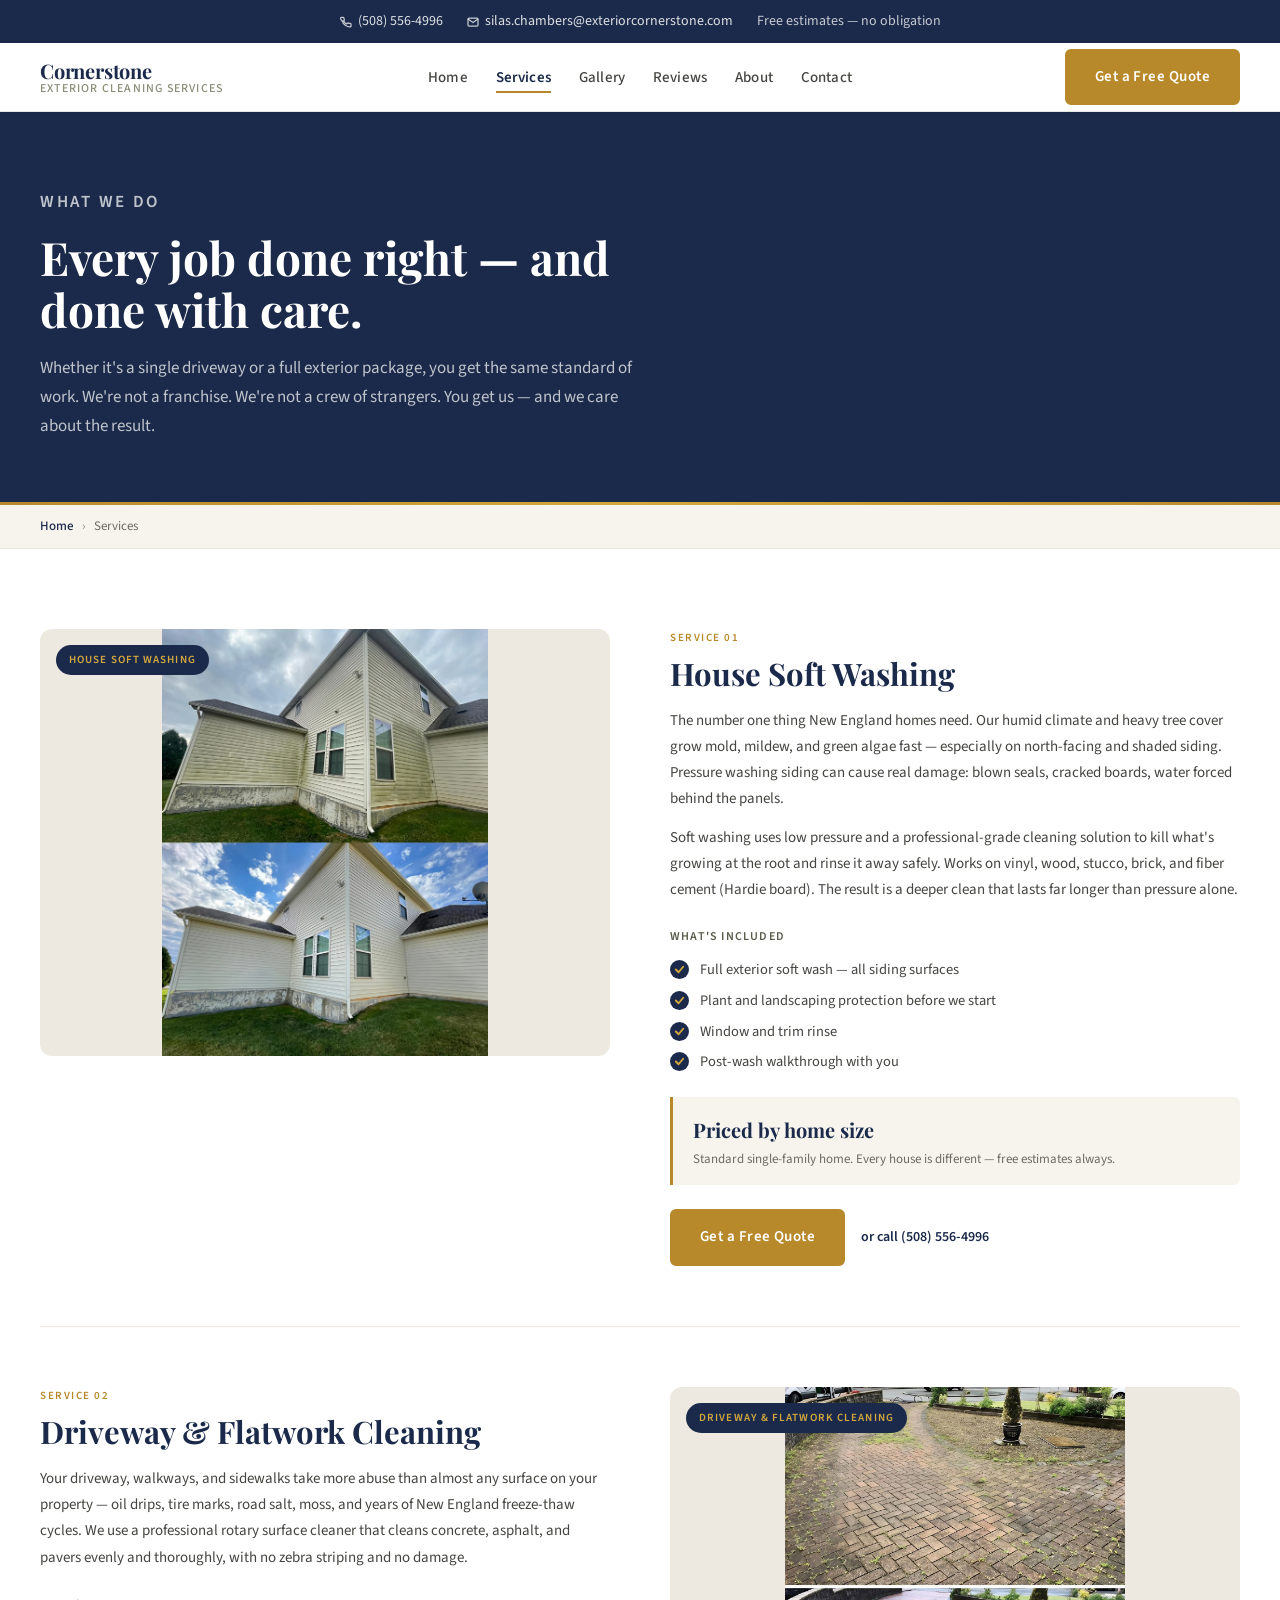
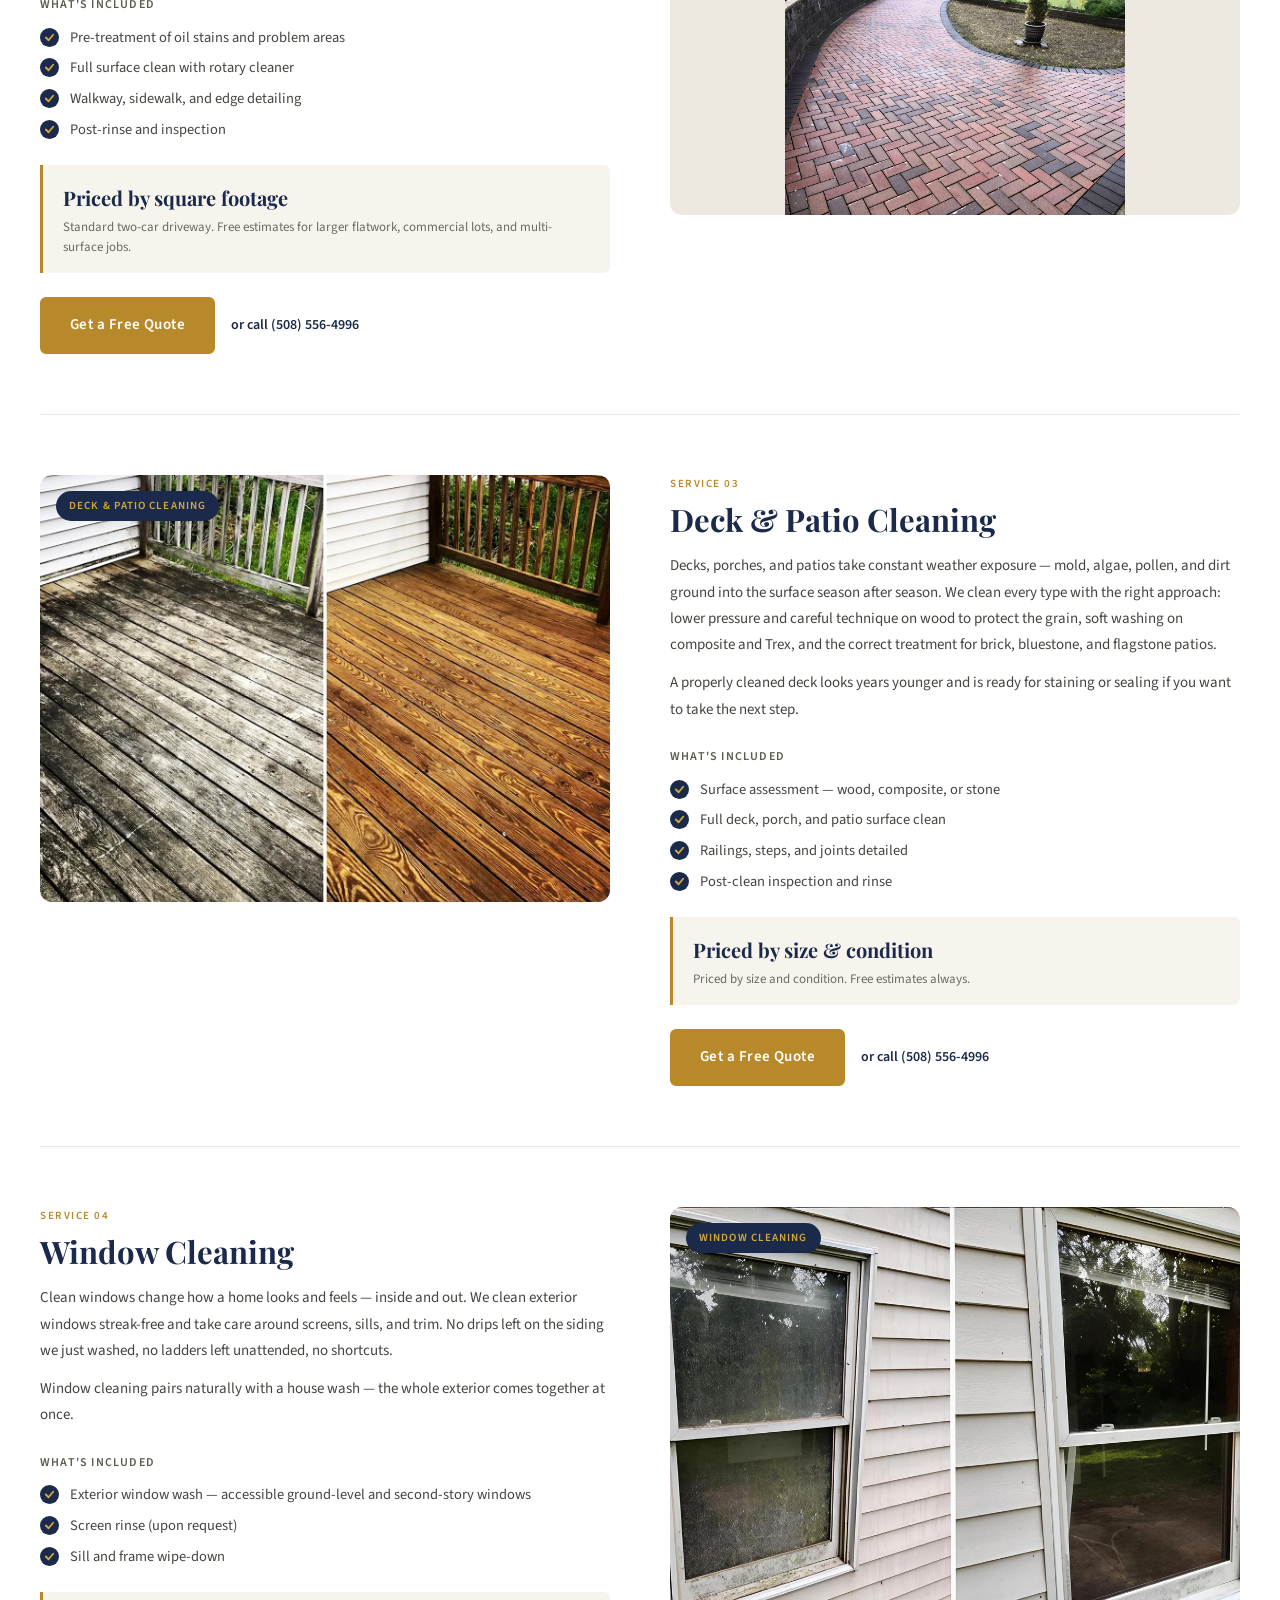
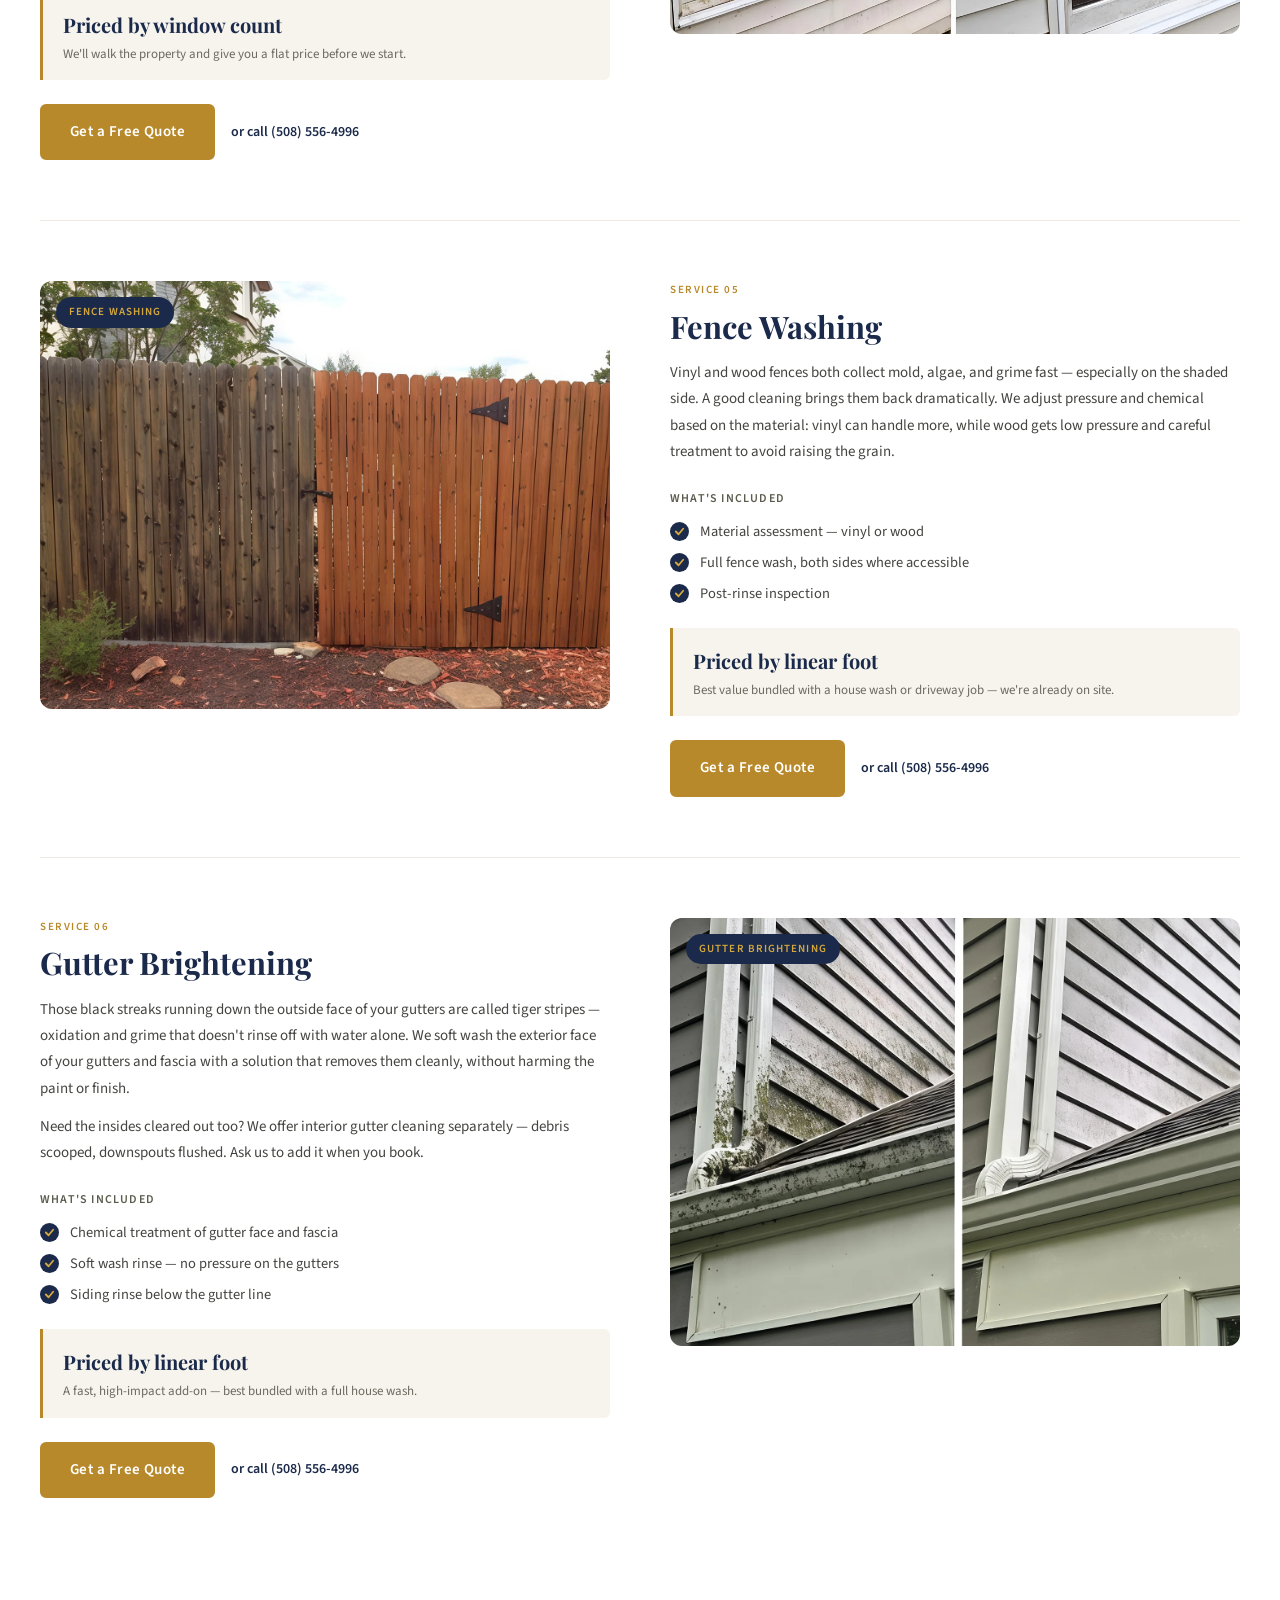
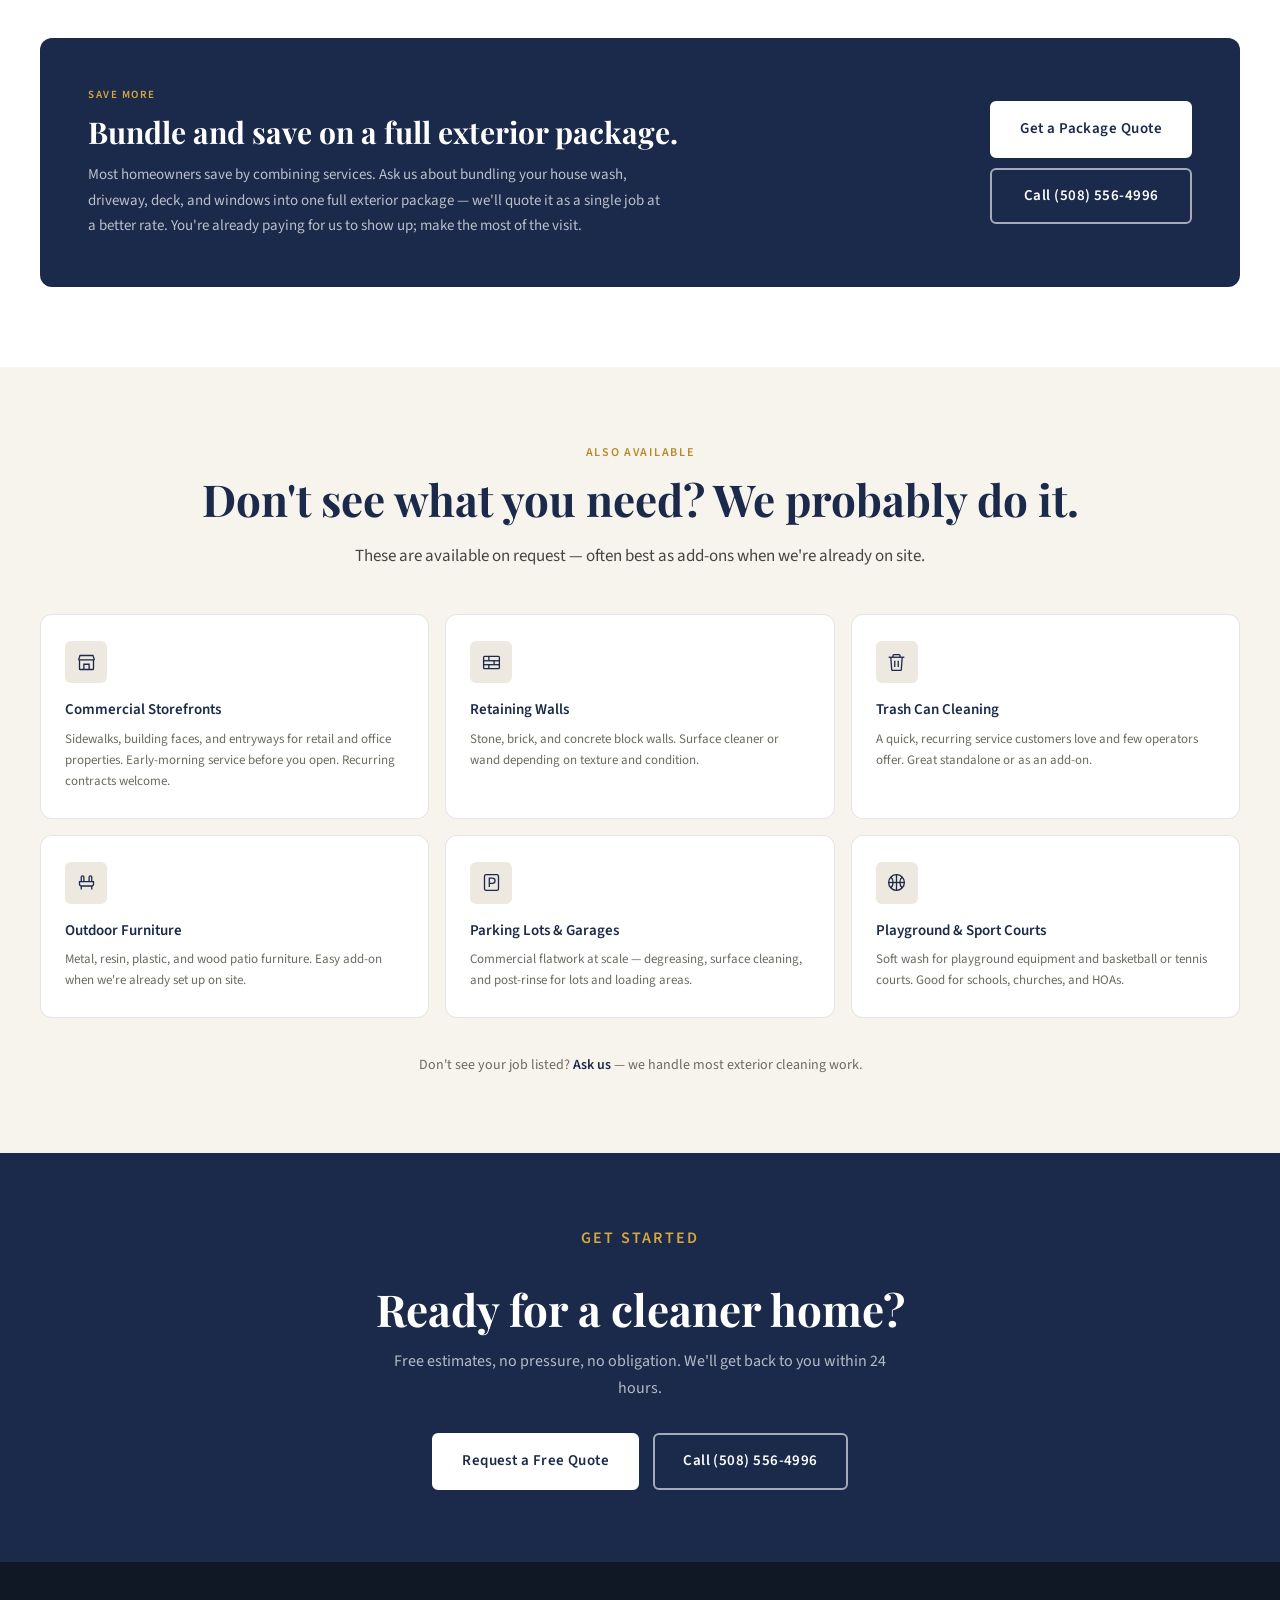
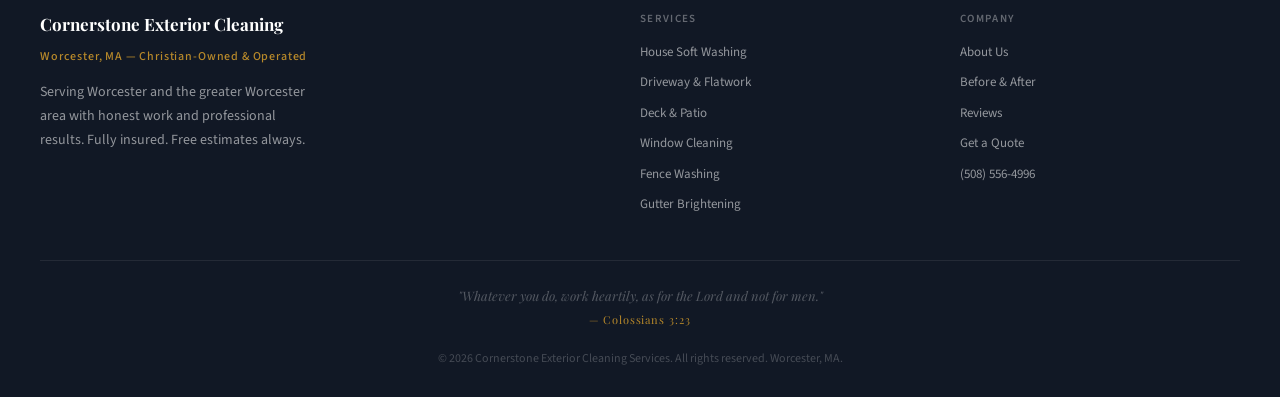
<file: services.html>
<!DOCTYPE html>
<html lang="en">
<head>
  <meta charset="UTF-8" />
  <meta name="viewport" content="width=device-width, initial-scale=1.0" />
  <meta name="description" content="Cornerstone Exterior Cleaning Services — house soft washing, driveway &amp; flatwork cleaning, deck &amp; patio cleaning, window cleaning, fence washing, and gutter brightening in Worcester, MA. Free estimates." />
  <meta name="keywords" content="house soft washing Worcester MA, driveway cleaning, deck patio cleaning, window cleaning, fence washing, gutter brightening, pressure washing Shrewsbury Northborough Westborough" />
  <title>Services | Cornerstone Exterior Cleaning Services</title>

  <link rel="preconnect" href="https://fonts.googleapis.com" />
  <link rel="preconnect" href="https://fonts.gstatic.com" crossorigin />
  <link href="https://fonts.googleapis.com/css2?family=Playfair+Display:wght@600;700&family=Source+Sans+3:wght@400;500;600&display=swap" rel="stylesheet" />
  <link rel="stylesheet" href="styles.css" />
</head>
<body>

  <!-- TOPBAR -->
  <div class="topbar">
    <div class="container">
      <div class="topbar-inner">
        <span>
          <svg width="12" height="12" viewBox="0 0 24 24" fill="none" stroke="currentColor" stroke-width="2.5" aria-hidden="true"><path d="M22 16.92v3a2 2 0 01-2.18 2 19.79 19.79 0 01-8.63-3.07A19.5 19.5 0 013.95 9.5 19.79 19.79 0 01.87 4.85 2 2 0 012.85 2.68l3-.02a2 2 0 012 1.72c.12.96.36 1.9.71 2.81a2 2 0 01-.45 2.11L6.91 9.5a16 16 0 006.29 6.29l1.18-1.18a2 2 0 012.11-.45c.91.35 1.85.59 2.81.71A2 2 0 0122 16.92z"/></svg>
          <a href="tel:+15085564996">(508) 556-4996</a>
        </span>
        <span>
          <svg width="12" height="12" viewBox="0 0 24 24" fill="none" stroke="currentColor" stroke-width="2.5" aria-hidden="true"><path d="M4 4h16c1.1 0 2 .9 2 2v12c0 1.1-.9 2-2 2H4c-1.1 0-2-.9-2-2V6c0-1.1.9-2 2-2z"/><polyline points="22,6 12,13 2,6"/></svg>
          <a href="mailto:silas.chambers@exteriorcornerstone.com">silas.chambers@exteriorcornerstone.com</a>
        </span>
        <span>Free estimates — no obligation</span>
      </div>
    </div>
  </div>

  <!-- NAV -->
  <nav aria-label="Main navigation">
    <div class="container">
      <div class="nav-inner">
        <a href="/index.html" class="nav-logo" aria-label="Cornerstone Exterior Cleaning Services — Home">
          <span class="nav-logo-name">Cornerstone</span>
          <span class="nav-logo-sub">Exterior Cleaning Services</span>
        </a>
        <ul class="nav-links">
          <li><a href="/index.html">Home</a></li>
          <li><a href="/services.html" class="active">Services</a></li>
          <li><a href="/gallery.html">Gallery</a></li>
          <li><a href="/testimonials.html">Reviews</a></li>
          <li><a href="/about.html">About</a></li>
          <li><a href="/contact.html">Contact</a></li>
        </ul>
        <a href="/quote.html" class="btn btn-primary nav-cta">Get a Free Quote</a>
        <button class="hamburger" id="hamburger" aria-label="Open menu" aria-expanded="false">
          <span></span><span></span><span></span>
        </button>
      </div>
    </div>
    <div class="mobile-menu" id="mobileMenu" role="navigation" aria-label="Mobile menu">
      <a href="/index.html">Home</a>
      <a href="/services.html">Services</a>
      <a href="/gallery.html">Gallery</a>
      <a href="/testimonials.html">Reviews</a>
      <a href="/about.html">About</a>
      <a href="/contact.html">Contact</a>
      <a href="/quote.html" class="btn btn-primary">Get a Free Quote</a>
    </div>
  </nav>
  <!-- MOBILE CTA BAR -->
  <div class="mobile-cta-bar" aria-label="Quick actions">
    <a href="tel:+15085564996">
      <svg viewBox="0 0 24 24" aria-hidden="true"><path d="M22 16.92v3a2 2 0 01-2.18 2 19.79 19.79 0 01-8.63-3.07A19.5 19.5 0 013.95 9.5 19.79 19.79 0 01.87 4.85 2 2 0 012.85 2.68l3-.02a2 2 0 012 1.72c.12.96.36 1.9.71 2.81a2 2 0 01-.45 2.11L6.91 9.5a16 16 0 006.29 6.29l1.18-1.18a2 2 0 012.11-.45c.91.35 1.85.59 2.81.71A2 2 0 0122 16.92z"/></svg>
      Call Us
    </a>
    <a href="/quote.html">
      <svg viewBox="0 0 24 24" aria-hidden="true"><path d="M14 2H6a2 2 0 00-2 2v16a2 2 0 002 2h12a2 2 0 002-2V8z"/><polyline points="14 2 14 8 20 8"/><line x1="9" y1="13" x2="15" y2="13"/><line x1="9" y1="17" x2="15" y2="17"/></svg>
      Free Quote
    </a>
  </div>

  <!-- PAGE HEADER -->
  <header class="page-header">
    <div class="container">
      <p class="page-header-eyebrow">What We Do</p>
      <h1>Every job done right — and done with care.</h1>
      <p>Whether it's a single driveway or a full exterior package, you get the same standard of work. We're not a franchise. We're not a crew of strangers. You get us — and we care about the result.</p>
    </div>
  </header>

  <!-- BREADCRUMB -->
  <div class="breadcrumb">
    <div class="container">
      <div class="breadcrumb-inner">
        <a href="/index.html">Home</a>
        <span class="breadcrumb-sep">›</span>
        <span>Services</span>
      </div>
    </div>
  </div>

  <!-- CORE SERVICES -->
  <section class="services-list" aria-label="Our services">
    <div class="container">

      <article class="service-block" id="softwash">
        <div class="service-photo" aria-label="House soft washing before and after — mold and algae removed from vinyl siding">
          <img src="/images/house-softwash-before-after.webp" alt="House soft washing before and after — green mold and algae removed from vinyl siding in Worcester MA" loading="lazy" class="portrait" />
          <span class="photo-badge">House Soft Washing</span>
        </div>
        <div class="service-content">
          <p class="service-number">Service 01</p>
          <h2 class="service-title">House Soft Washing</h2>
          <div class="service-desc">
            <p>The number one thing New England homes need. Our humid climate and heavy tree cover grow mold, mildew, and green algae fast — especially on north-facing and shaded siding. Pressure washing siding can cause real damage: blown seals, cracked boards, water forced behind the panels.</p>
            <p>Soft washing uses low pressure and a professional-grade cleaning solution to kill what's growing at the root and rinse it away safely. Works on vinyl, wood, stucco, brick, and fiber cement (Hardie board). The result is a deeper clean that lasts far longer than pressure alone.</p>
          </div>
          <div class="service-includes">
            <p class="service-includes-title">What's included</p>
            <ul>
              <li>Full exterior soft wash — all siding surfaces</li>
              <li>Plant and landscaping protection before we start</li>
              <li>Window and trim rinse</li>
              <li>Post-wash walkthrough with you</li>
            </ul>
          </div>
          <div class="service-pricing">
            <p class="service-pricing-amount">Priced by home size</p>
            <p class="service-pricing-note">Standard single-family home. Every house is different — free estimates always.</p>
          </div>
          <div class="service-cta">
            <a href="/quote.html" class="btn btn-primary">Get a Free Quote</a>
            <a href="tel:+15085564996" class="service-cta-call">or call (508) 556-4996</a>
          </div>
        </div>
      </article>
      <article class="service-block reversed" id="flatwork">
        <div class="service-photo" aria-label="Driveway and paver cleaning before and after">
          <img src="/images/driveway-before-after.jpg" alt="Brick paver driveway before and after pressure washing — dramatic before and after result" loading="lazy" class="portrait" />
          <span class="photo-badge">Driveway &amp; Flatwork Cleaning</span>
        </div>
        <div class="service-content">
          <p class="service-number">Service 02</p>
          <h2 class="service-title">Driveway &amp; Flatwork Cleaning</h2>
          <div class="service-desc">
            <p>Your driveway, walkways, and sidewalks take more abuse than almost any surface on your property — oil drips, tire marks, road salt, moss, and years of New England freeze-thaw cycles. We use a professional rotary surface cleaner that cleans concrete, asphalt, and pavers evenly and thoroughly, with no zebra striping and no damage.</p>
          </div>
          <div class="service-includes">
            <p class="service-includes-title">What's included</p>
            <ul>
              <li>Pre-treatment of oil stains and problem areas</li>
              <li>Full surface clean with rotary cleaner</li>
              <li>Walkway, sidewalk, and edge detailing</li>
              <li>Post-rinse and inspection</li>
            </ul>
          </div>
          <div class="service-pricing">
            <p class="service-pricing-amount">Priced by square footage</p>
            <p class="service-pricing-note">Standard two-car driveway. Free estimates for larger flatwork, commercial lots, and multi-surface jobs.</p>
          </div>
          <div class="service-cta">
            <a href="/quote.html" class="btn btn-primary">Get a Free Quote</a>
            <a href="tel:+15085564996" class="service-cta-call">or call (508) 556-4996</a>
          </div>
        </div>
      </article>
      <article class="service-block" id="deckpatio">
        <div class="service-photo" aria-label="Wood deck cleaning before and after">
          <img src="/images/deck-before-after.webp" alt="Wood deck before and after pressure washing — grey weathered boards restored to warm brown" loading="lazy" />
          <span class="photo-badge">Deck &amp; Patio Cleaning</span>
        </div>
        <div class="service-content">
          <p class="service-number">Service 03</p>
          <h2 class="service-title">Deck &amp; Patio Cleaning</h2>
          <div class="service-desc">
            <p>Decks, porches, and patios take constant weather exposure — mold, algae, pollen, and dirt ground into the surface season after season. We clean every type with the right approach: lower pressure and careful technique on wood to protect the grain, soft washing on composite and Trex, and the correct treatment for brick, bluestone, and flagstone patios.</p>
            <p>A properly cleaned deck looks years younger and is ready for staining or sealing if you want to take the next step.</p>
          </div>
          <div class="service-includes">
            <p class="service-includes-title">What's included</p>
            <ul>
              <li>Surface assessment — wood, composite, or stone</li>
              <li>Full deck, porch, and patio surface clean</li>
              <li>Railings, steps, and joints detailed</li>
              <li>Post-clean inspection and rinse</li>
            </ul>
          </div>
          <div class="service-pricing">
            <p class="service-pricing-amount">Priced by size &amp; condition</p>
            <p class="service-pricing-note">Priced by size and condition. Free estimates always.</p>
          </div>
          <div class="service-cta">
            <a href="/quote.html" class="btn btn-primary">Get a Free Quote</a>
            <a href="tel:+15085564996" class="service-cta-call">or call (508) 556-4996</a>
          </div>
        </div>
      </article>
      <article class="service-block reversed" id="windows">
        <div class="service-photo" aria-label="Window cleaning before and after — grimy glass restored to crystal clear">
          <img src="/images/window-cleaning-before-after.webp" alt="Window cleaning before and after — dirty grimy exterior windows cleaned streak-free" loading="lazy" />
          <span class="photo-badge">Window Cleaning</span>
        </div>
        <div class="service-content">
          <p class="service-number">Service 04</p>
          <h2 class="service-title">Window Cleaning</h2>
          <div class="service-desc">
            <p>Clean windows change how a home looks and feels — inside and out. We clean exterior windows streak-free and take care around screens, sills, and trim. No drips left on the siding we just washed, no ladders left unattended, no shortcuts.</p>
            <p>Window cleaning pairs naturally with a house wash — the whole exterior comes together at once.</p>
          </div>
          <div class="service-includes">
            <p class="service-includes-title">What's included</p>
            <ul>
              <li>Exterior window wash — accessible ground-level and second-story windows</li>
              <li>Screen rinse (upon request)</li>
              <li>Sill and frame wipe-down</li>
            </ul>
          </div>
          <div class="service-pricing">
            <p class="service-pricing-amount">Priced by window count</p>
            <p class="service-pricing-note">We'll walk the property and give you a flat price before we start.</p>
          </div>
          <div class="service-cta">
            <a href="/quote.html" class="btn btn-primary">Get a Free Quote</a>
            <a href="tel:+15085564996" class="service-cta-call">or call (508) 556-4996</a>
          </div>
        </div>
      </article>
      <article class="service-block" id="fences">
        <div class="service-photo" aria-label="Fence washing before and after">
          <img src="/images/fence-before-after.jpg" alt="Wood fence before and after cleaning — dark weathered boards restored to bright cedar" loading="lazy" />
          <span class="photo-badge">Fence Washing</span>
        </div>
        <div class="service-content">
          <p class="service-number">Service 05</p>
          <h2 class="service-title">Fence Washing</h2>
          <div class="service-desc">
            <p>Vinyl and wood fences both collect mold, algae, and grime fast — especially on the shaded side. A good cleaning brings them back dramatically. We adjust pressure and chemical based on the material: vinyl can handle more, while wood gets low pressure and careful treatment to avoid raising the grain.</p>
          </div>
          <div class="service-includes">
            <p class="service-includes-title">What's included</p>
            <ul>
              <li>Material assessment — vinyl or wood</li>
              <li>Full fence wash, both sides where accessible</li>
              <li>Post-rinse inspection</li>
            </ul>
          </div>
          <div class="service-pricing">
            <p class="service-pricing-amount">Priced by linear foot</p>
            <p class="service-pricing-note">Best value bundled with a house wash or driveway job — we're already on site.</p>
          </div>
          <div class="service-cta">
            <a href="/quote.html" class="btn btn-primary">Get a Free Quote</a>
            <a href="tel:+15085564996" class="service-cta-call">or call (508) 556-4996</a>
          </div>
        </div>
      </article>
      <article class="service-block reversed" id="gutters">
        <div class="service-photo" aria-label="Gutter brightening before and after — tiger stripe oxidation removed from gutter face">
          <img src="/images/gutter-brightening-before-after.webp" alt="Gutter brightening before and after — black tiger stripe oxidation removed from white gutters and fascia" loading="lazy" />
          <span class="photo-badge">Gutter Brightening</span>
        </div>
        <div class="service-content">
          <p class="service-number">Service 06</p>
          <h2 class="service-title">Gutter Brightening</h2>
          <div class="service-desc">
            <p>Those black streaks running down the outside face of your gutters are called tiger stripes — oxidation and grime that doesn't rinse off with water alone. We soft wash the exterior face of your gutters and fascia with a solution that removes them cleanly, without harming the paint or finish.</p>
            <p>Need the insides cleared out too? We offer interior gutter cleaning separately — debris scooped, downspouts flushed. Ask us to add it when you book.</p>
          </div>
          <div class="service-includes">
            <p class="service-includes-title">What's included</p>
            <ul>
              <li>Chemical treatment of gutter face and fascia</li>
              <li>Soft wash rinse — no pressure on the gutters</li>
              <li>Siding rinse below the gutter line</li>
            </ul>
          </div>
          <div class="service-pricing">
            <p class="service-pricing-amount">Priced by linear foot</p>
            <p class="service-pricing-note">A fast, high-impact add-on — best bundled with a full house wash.</p>
          </div>
          <div class="service-cta">
            <a href="/quote.html" class="btn btn-primary">Get a Free Quote</a>
            <a href="tel:+15085564996" class="service-cta-call">or call (508) 556-4996</a>
          </div>
        </div>
      </article>

    </div>
  </section>

  <!-- BUNDLE -->
  <section class="bundle-section" aria-labelledby="bundle-heading">
    <div class="container">
      <div class="bundle">
        <div>
          <p class="bundle-label">Save More</p>
          <h2 class="bundle-title" id="bundle-heading">Bundle and save on a full exterior package.</h2>
          <p class="bundle-desc">Most homeowners save by combining services. Ask us about bundling your house wash, driveway, deck, and windows into one full exterior package — we'll quote it as a single job at a better rate. You're already paying for us to show up; make the most of the visit.</p>
        </div>
        <div class="bundle-actions">
          <a href="/quote.html" class="btn btn-white">Get a Package Quote</a>
          <a href="tel:+15085564996" class="btn btn-outline">Call (508) 556-4996</a>
        </div>
      </div>
    </div>
  </section>

  <!-- ALSO AVAILABLE -->
  <section class="also-available" aria-labelledby="also-heading">
    <div class="container">
      <div class="also-header">
        <p class="section-label">Also Available</p>
        <h2 class="section-title" id="also-heading">Don't see what you need? We probably do it.</h2>
        <p class="section-body">These are available on request — often best as add-ons when we're already on site.</p>
      </div>
      <div class="also-grid">

        <div class="also-card">
          <div class="also-icon" aria-hidden="true">
            <svg viewBox="0 0 24 24"><path d="M3 9l1.6-5h14.8L21 9"/><path d="M4 9v10a1 1 0 001 1h14a1 1 0 001-1V9"/><path d="M3 9h18"/><path d="M9 20v-6h6v6"/></svg>
          </div>
          <p class="also-name">Commercial Storefronts</p>
          <p class="also-desc">Sidewalks, building faces, and entryways for retail and office properties. Early-morning service before you open. Recurring contracts welcome.</p>
        </div>

        <div class="also-card">
          <div class="also-icon" aria-hidden="true">
            <svg viewBox="0 0 24 24"><rect x="3" y="5" width="18" height="14" rx="1"/><line x1="3" y1="10" x2="21" y2="10"/><line x1="3" y1="14.5" x2="21" y2="14.5"/><line x1="9" y1="5" x2="9" y2="10"/><line x1="15" y1="10" x2="15" y2="14.5"/><line x1="9" y1="14.5" x2="9" y2="19"/></svg>
          </div>
          <p class="also-name">Retaining Walls</p>
          <p class="also-desc">Stone, brick, and concrete block walls. Surface cleaner or wand depending on texture and condition.</p>
        </div>

        <div class="also-card">
          <div class="also-icon" aria-hidden="true">
            <svg viewBox="0 0 24 24"><path d="M3 6h18"/><path d="M8 6V4a1 1 0 011-1h6a1 1 0 011 1v2"/><path d="M5.5 6l1 14a1 1 0 001 1h9a1 1 0 001-1l1-14"/><line x1="10" y1="10" x2="10" y2="17"/><line x1="14" y1="10" x2="14" y2="17"/></svg>
          </div>
          <p class="also-name">Trash Can Cleaning</p>
          <p class="also-desc">A quick, recurring service customers love and few operators offer. Great standalone or as an add-on.</p>
        </div>

        <div class="also-card">
          <div class="also-icon" aria-hidden="true">
            <svg viewBox="0 0 24 24"><path d="M6 11V6a1.5 1.5 0 013 0v5"/><path d="M15 11V6a1.5 1.5 0 013 0v5"/><path d="M4 11h16v3a2 2 0 01-2 2H6a2 2 0 01-2-2v-3z"/><line x1="6" y1="16" x2="6" y2="20"/><line x1="18" y1="16" x2="18" y2="20"/></svg>
          </div>
          <p class="also-name">Outdoor Furniture</p>
          <p class="also-desc">Metal, resin, plastic, and wood patio furniture. Easy add-on when we're already set up on site.</p>
        </div>

        <div class="also-card">
          <div class="also-icon" aria-hidden="true">
            <svg viewBox="0 0 24 24"><rect x="4" y="3" width="16" height="18" rx="2"/><path d="M9.5 17V7H13a3 3 0 010 6H9.5"/></svg>
          </div>
          <p class="also-name">Parking Lots &amp; Garages</p>
          <p class="also-desc">Commercial flatwork at scale — degreasing, surface cleaning, and post-rinse for lots and loading areas.</p>
        </div>

        <div class="also-card">
          <div class="also-icon" aria-hidden="true">
            <svg viewBox="0 0 24 24"><circle cx="12" cy="12" r="9"/><path d="M3 12h18"/><path d="M12 3v18"/><path d="M5.6 5.6c3.3 3 3.3 9.8 0 12.8"/><path d="M18.4 5.6c-3.3 3-3.3 9.8 0 12.8"/></svg>
          </div>
          <p class="also-name">Playground &amp; Sport Courts</p>
          <p class="also-desc">Soft wash for playground equipment and basketball or tennis courts. Good for schools, churches, and HOAs.</p>
        </div>

      </div>
      <p style="text-align:center;margin-top:36px;font-size:14px;color:var(--text-muted);">
        Don't see your job listed? <a href="/quote.html" style="color:var(--navy);font-weight:600;">Ask us</a> — we handle most exterior cleaning work.
      </p>
    </div>
  </section>

  <!-- CTA BANNER -->
  <section class="cta-banner" aria-labelledby="cta-heading">
    <div class="container">
      <div class="cta-inner">
        <p class="section-label" style="color:var(--gold-light);">Get Started</p>
        <h2 class="section-title" id="cta-heading">Ready for a cleaner home?</h2>
        <p>Free estimates, no pressure, no obligation. We'll get back to you within 24 hours.</p>
        <div class="cta-buttons">
          <a href="/quote.html" class="btn btn-white">Request a Free Quote</a>
          <a href="tel:+15085564996" class="btn btn-outline">Call (508) 556-4996</a>
        </div>
      </div>
    </div>
  </section>

  <!-- FOOTER -->
  <footer>
    <div class="container">
      <div class="footer-grid">
        <div class="footer-brand">
          <p class="footer-brand-name">Cornerstone Exterior Cleaning</p>
          <p class="footer-brand-tagline">Worcester, MA — Christian-Owned &amp; Operated</p>
          <p>Serving Worcester and the greater Worcester area with honest work and professional results. Fully insured. Free estimates always.</p>
        </div>
        <div class="footer-col">
          <h4>Services</h4>
          <a href="/services.html#softwash">House Soft Washing</a>
          <a href="/services.html#flatwork">Driveway &amp; Flatwork</a>
          <a href="/services.html#deckpatio">Deck &amp; Patio</a>
          <a href="/services.html#windows">Window Cleaning</a>
          <a href="/services.html#fences">Fence Washing</a>
          <a href="/services.html#gutters">Gutter Brightening</a>
        </div>
        <div class="footer-col">
          <h4>Company</h4>
          <a href="/about.html">About Us</a>
          <a href="/gallery.html">Before &amp; After</a>
          <a href="/testimonials.html">Reviews</a>
          <a href="/quote.html">Get a Quote</a>
          <a href="tel:+15085564996">(508) 556-4996</a>
        </div>
      </div>
      <div class="footer-verse">
        "Whatever you do, work heartily, as for the Lord and not for men."
        <cite>— Colossians 3:23</cite>
      </div>
      <p class="footer-bottom">© 2026 Cornerstone Exterior Cleaning Services. All rights reserved. Worcester, MA.</p>
    </div>
  </footer>

  <script>
    const hamburger = document.getElementById('hamburger');
    const mobileMenu = document.getElementById('mobileMenu');
    hamburger.addEventListener('click', () => {
      const isOpen = mobileMenu.classList.toggle('open');
      hamburger.setAttribute('aria-expanded', isOpen);
    });
    document.querySelectorAll('.mobile-menu a').forEach(link => {
      link.addEventListener('click', () => {
        mobileMenu.classList.remove('open');
        hamburger.setAttribute('aria-expanded', 'false');
      });
    });
  </script>

</body>
</html>
</file>
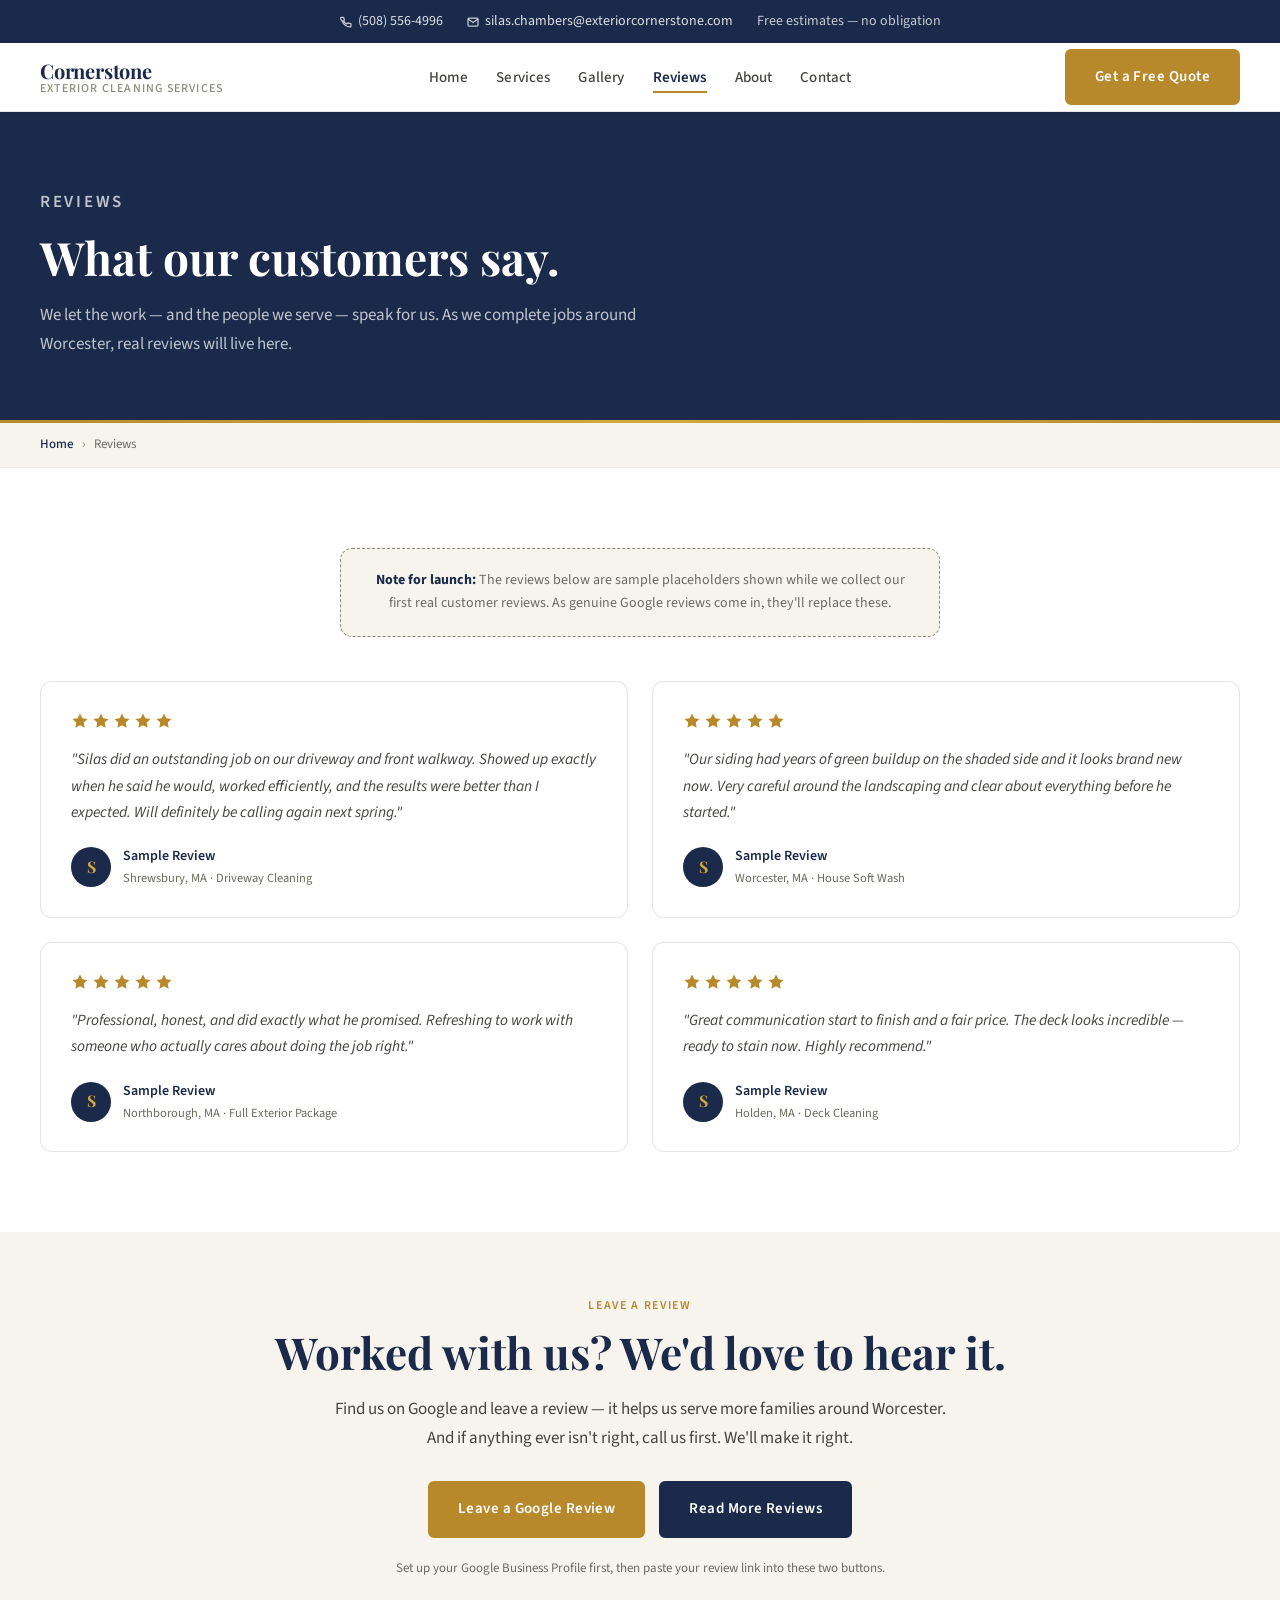
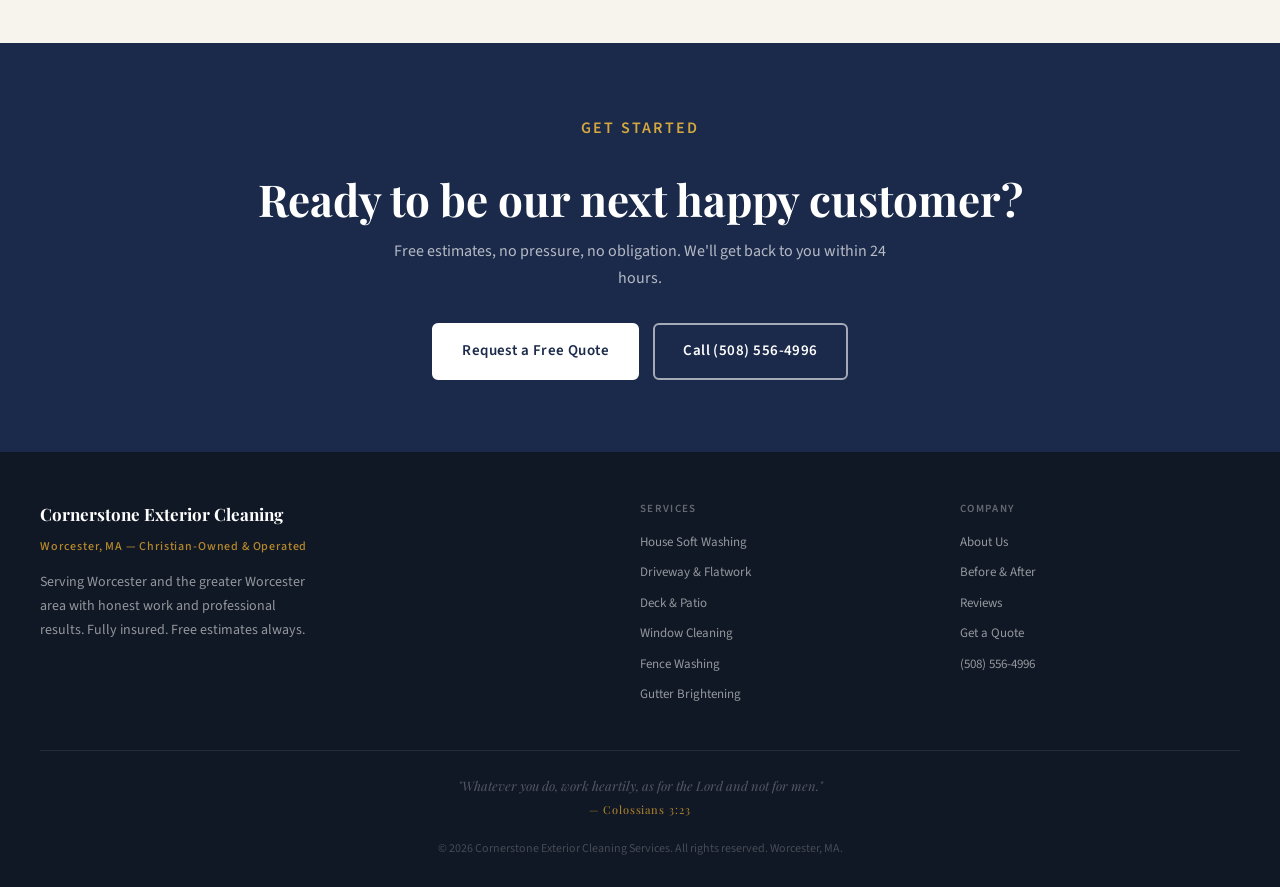
<file: testimonials.html>
<!DOCTYPE html>
<html lang="en">
<head>
  <meta charset="UTF-8" />
  <meta name="viewport" content="width=device-width, initial-scale=1.0" />
  <meta name="description" content="Customer reviews for Cornerstone Exterior Cleaning Services — pressure washing and soft washing in the Worcester, MA area." />
  <meta name="keywords" content="Cornerstone Exterior Cleaning reviews, pressure washing reviews Worcester MA, customer testimonials" />
  <title>Reviews | Cornerstone Exterior Cleaning Services</title>

  <link rel="preconnect" href="https://fonts.googleapis.com" />
  <link rel="preconnect" href="https://fonts.gstatic.com" crossorigin />
  <link href="https://fonts.googleapis.com/css2?family=Playfair+Display:wght@600;700&family=Source+Sans+3:wght@400;500;600&display=swap" rel="stylesheet" />
  <link rel="stylesheet" href="styles.css" />
</head>
<body>

  <!-- TOPBAR -->
  <div class="topbar">
    <div class="container">
      <div class="topbar-inner">
        <span>
          <svg width="12" height="12" viewBox="0 0 24 24" fill="none" stroke="currentColor" stroke-width="2.5" aria-hidden="true"><path d="M22 16.92v3a2 2 0 01-2.18 2 19.79 19.79 0 01-8.63-3.07A19.5 19.5 0 013.95 9.5 19.79 19.79 0 01.87 4.85 2 2 0 012.85 2.68l3-.02a2 2 0 012 1.72c.12.96.36 1.9.71 2.81a2 2 0 01-.45 2.11L6.91 9.5a16 16 0 006.29 6.29l1.18-1.18a2 2 0 012.11-.45c.91.35 1.85.59 2.81.71A2 2 0 0122 16.92z"/></svg>
          <a href="tel:+15085564996">(508) 556-4996</a>
        </span>
        <span>
          <svg width="12" height="12" viewBox="0 0 24 24" fill="none" stroke="currentColor" stroke-width="2.5" aria-hidden="true"><path d="M4 4h16c1.1 0 2 .9 2 2v12c0 1.1-.9 2-2 2H4c-1.1 0-2-.9-2-2V6c0-1.1.9-2 2-2z"/><polyline points="22,6 12,13 2,6"/></svg>
          <a href="mailto:silas.chambers@exteriorcornerstone.com">silas.chambers@exteriorcornerstone.com</a>
        </span>
        <span>Free estimates — no obligation</span>
      </div>
    </div>
  </div>

  <!-- NAV -->
  <nav aria-label="Main navigation">
    <div class="container">
      <div class="nav-inner">
        <a href="/index.html" class="nav-logo" aria-label="Cornerstone Exterior Cleaning Services — Home">
          <span class="nav-logo-name">Cornerstone</span>
          <span class="nav-logo-sub">Exterior Cleaning Services</span>
        </a>
        <ul class="nav-links">
          <li><a href="/index.html">Home</a></li>
          <li><a href="/services.html">Services</a></li>
          <li><a href="/gallery.html">Gallery</a></li>
          <li><a href="/testimonials.html" class="active">Reviews</a></li>
          <li><a href="/about.html">About</a></li>
          <li><a href="/contact.html">Contact</a></li>
        </ul>
        <a href="/quote.html" class="btn btn-primary nav-cta">Get a Free Quote</a>
        <button class="hamburger" id="hamburger" aria-label="Open menu" aria-expanded="false">
          <span></span><span></span><span></span>
        </button>
      </div>
    </div>
    <div class="mobile-menu" id="mobileMenu" role="navigation" aria-label="Mobile menu">
      <a href="/index.html">Home</a>
      <a href="/services.html">Services</a>
      <a href="/gallery.html">Gallery</a>
      <a href="/testimonials.html">Reviews</a>
      <a href="/about.html">About</a>
      <a href="/contact.html">Contact</a>
      <a href="/quote.html" class="btn btn-primary">Get a Free Quote</a>
    </div>
  </nav>
  <!-- MOBILE CTA BAR -->
  <div class="mobile-cta-bar" aria-label="Quick actions">
    <a href="tel:+15085564996">
      <svg viewBox="0 0 24 24" aria-hidden="true"><path d="M22 16.92v3a2 2 0 01-2.18 2 19.79 19.79 0 01-8.63-3.07A19.5 19.5 0 013.95 9.5 19.79 19.79 0 01.87 4.85 2 2 0 012.85 2.68l3-.02a2 2 0 012 1.72c.12.96.36 1.9.71 2.81a2 2 0 01-.45 2.11L6.91 9.5a16 16 0 006.29 6.29l1.18-1.18a2 2 0 012.11-.45c.91.35 1.85.59 2.81.71A2 2 0 0122 16.92z"/></svg>
      Call Us
    </a>
    <a href="/quote.html">
      <svg viewBox="0 0 24 24" aria-hidden="true"><path d="M14 2H6a2 2 0 00-2 2v16a2 2 0 002 2h12a2 2 0 002-2V8z"/><polyline points="14 2 14 8 20 8"/><line x1="9" y1="13" x2="15" y2="13"/><line x1="9" y1="17" x2="15" y2="17"/></svg>
      Free Quote
    </a>
  </div>

  <!-- PAGE HEADER -->
  <header class="page-header">
    <div class="container">
      <p class="page-header-eyebrow">Reviews</p>
      <h1>What our customers say.</h1>
      <p>We let the work — and the people we serve — speak for us. As we complete jobs around Worcester, real reviews will live here.</p>
    </div>
  </header>

  <!-- BREADCRUMB -->
  <div class="breadcrumb">
    <div class="container">
      <div class="breadcrumb-inner">
        <a href="/index.html">Home</a>
        <span class="breadcrumb-sep">›</span>
        <span>Reviews</span>
      </div>
    </div>
  </div>

  <!-- REVIEWS -->
  <section class="reviews" aria-label="Customer reviews">
    <div class="container">
      <div class="reviews-placeholder-banner">
        <strong style="color:var(--navy);">Note for launch:</strong> The reviews below are sample placeholders shown while we collect our first real customer reviews. As genuine Google reviews come in, they'll replace these.
      </div>
      <div class="reviews-grid">

        <article class="review-card">
          <div class="review-stars" aria-label="5 out of 5 stars"><svg viewBox="0 0 24 24" aria-hidden="true"><path d="M12 2l3.09 6.26L22 9.27l-5 4.87 1.18 6.88L12 17.77l-6.18 3.25L7 14.14 2 9.27l6.91-1.01L12 2z"/></svg><svg viewBox="0 0 24 24" aria-hidden="true"><path d="M12 2l3.09 6.26L22 9.27l-5 4.87 1.18 6.88L12 17.77l-6.18 3.25L7 14.14 2 9.27l6.91-1.01L12 2z"/></svg><svg viewBox="0 0 24 24" aria-hidden="true"><path d="M12 2l3.09 6.26L22 9.27l-5 4.87 1.18 6.88L12 17.77l-6.18 3.25L7 14.14 2 9.27l6.91-1.01L12 2z"/></svg><svg viewBox="0 0 24 24" aria-hidden="true"><path d="M12 2l3.09 6.26L22 9.27l-5 4.87 1.18 6.88L12 17.77l-6.18 3.25L7 14.14 2 9.27l6.91-1.01L12 2z"/></svg><svg viewBox="0 0 24 24" aria-hidden="true"><path d="M12 2l3.09 6.26L22 9.27l-5 4.87 1.18 6.88L12 17.77l-6.18 3.25L7 14.14 2 9.27l6.91-1.01L12 2z"/></svg></div>
          <p class="review-text">"Silas did an outstanding job on our driveway and front walkway. Showed up exactly when he said he would, worked efficiently, and the results were better than I expected. Will definitely be calling again next spring."</p>
          <div class="review-author">
            <div class="review-avatar" aria-hidden="true">S</div>
            <div>
              <p class="review-author-name">Sample Review</p>
              <p class="review-author-meta">Shrewsbury, MA &middot; Driveway Cleaning</p>
            </div>
          </div>
        </article>

        <article class="review-card">
          <div class="review-stars" aria-label="5 out of 5 stars"><svg viewBox="0 0 24 24" aria-hidden="true"><path d="M12 2l3.09 6.26L22 9.27l-5 4.87 1.18 6.88L12 17.77l-6.18 3.25L7 14.14 2 9.27l6.91-1.01L12 2z"/></svg><svg viewBox="0 0 24 24" aria-hidden="true"><path d="M12 2l3.09 6.26L22 9.27l-5 4.87 1.18 6.88L12 17.77l-6.18 3.25L7 14.14 2 9.27l6.91-1.01L12 2z"/></svg><svg viewBox="0 0 24 24" aria-hidden="true"><path d="M12 2l3.09 6.26L22 9.27l-5 4.87 1.18 6.88L12 17.77l-6.18 3.25L7 14.14 2 9.27l6.91-1.01L12 2z"/></svg><svg viewBox="0 0 24 24" aria-hidden="true"><path d="M12 2l3.09 6.26L22 9.27l-5 4.87 1.18 6.88L12 17.77l-6.18 3.25L7 14.14 2 9.27l6.91-1.01L12 2z"/></svg><svg viewBox="0 0 24 24" aria-hidden="true"><path d="M12 2l3.09 6.26L22 9.27l-5 4.87 1.18 6.88L12 17.77l-6.18 3.25L7 14.14 2 9.27l6.91-1.01L12 2z"/></svg></div>
          <p class="review-text">"Our siding had years of green buildup on the shaded side and it looks brand new now. Very careful around the landscaping and clear about everything before he started."</p>
          <div class="review-author">
            <div class="review-avatar" aria-hidden="true">S</div>
            <div>
              <p class="review-author-name">Sample Review</p>
              <p class="review-author-meta">Worcester, MA &middot; House Soft Wash</p>
            </div>
          </div>
        </article>

        <article class="review-card">
          <div class="review-stars" aria-label="5 out of 5 stars"><svg viewBox="0 0 24 24" aria-hidden="true"><path d="M12 2l3.09 6.26L22 9.27l-5 4.87 1.18 6.88L12 17.77l-6.18 3.25L7 14.14 2 9.27l6.91-1.01L12 2z"/></svg><svg viewBox="0 0 24 24" aria-hidden="true"><path d="M12 2l3.09 6.26L22 9.27l-5 4.87 1.18 6.88L12 17.77l-6.18 3.25L7 14.14 2 9.27l6.91-1.01L12 2z"/></svg><svg viewBox="0 0 24 24" aria-hidden="true"><path d="M12 2l3.09 6.26L22 9.27l-5 4.87 1.18 6.88L12 17.77l-6.18 3.25L7 14.14 2 9.27l6.91-1.01L12 2z"/></svg><svg viewBox="0 0 24 24" aria-hidden="true"><path d="M12 2l3.09 6.26L22 9.27l-5 4.87 1.18 6.88L12 17.77l-6.18 3.25L7 14.14 2 9.27l6.91-1.01L12 2z"/></svg><svg viewBox="0 0 24 24" aria-hidden="true"><path d="M12 2l3.09 6.26L22 9.27l-5 4.87 1.18 6.88L12 17.77l-6.18 3.25L7 14.14 2 9.27l6.91-1.01L12 2z"/></svg></div>
          <p class="review-text">"Professional, honest, and did exactly what he promised. Refreshing to work with someone who actually cares about doing the job right."</p>
          <div class="review-author">
            <div class="review-avatar" aria-hidden="true">S</div>
            <div>
              <p class="review-author-name">Sample Review</p>
              <p class="review-author-meta">Northborough, MA &middot; Full Exterior Package</p>
            </div>
          </div>
        </article>

        <article class="review-card">
          <div class="review-stars" aria-label="5 out of 5 stars"><svg viewBox="0 0 24 24" aria-hidden="true"><path d="M12 2l3.09 6.26L22 9.27l-5 4.87 1.18 6.88L12 17.77l-6.18 3.25L7 14.14 2 9.27l6.91-1.01L12 2z"/></svg><svg viewBox="0 0 24 24" aria-hidden="true"><path d="M12 2l3.09 6.26L22 9.27l-5 4.87 1.18 6.88L12 17.77l-6.18 3.25L7 14.14 2 9.27l6.91-1.01L12 2z"/></svg><svg viewBox="0 0 24 24" aria-hidden="true"><path d="M12 2l3.09 6.26L22 9.27l-5 4.87 1.18 6.88L12 17.77l-6.18 3.25L7 14.14 2 9.27l6.91-1.01L12 2z"/></svg><svg viewBox="0 0 24 24" aria-hidden="true"><path d="M12 2l3.09 6.26L22 9.27l-5 4.87 1.18 6.88L12 17.77l-6.18 3.25L7 14.14 2 9.27l6.91-1.01L12 2z"/></svg><svg viewBox="0 0 24 24" aria-hidden="true"><path d="M12 2l3.09 6.26L22 9.27l-5 4.87 1.18 6.88L12 17.77l-6.18 3.25L7 14.14 2 9.27l6.91-1.01L12 2z"/></svg></div>
          <p class="review-text">"Great communication start to finish and a fair price. The deck looks incredible — ready to stain now. Highly recommend."</p>
          <div class="review-author">
            <div class="review-avatar" aria-hidden="true">S</div>
            <div>
              <p class="review-author-name">Sample Review</p>
              <p class="review-author-meta">Holden, MA &middot; Deck Cleaning</p>
            </div>
          </div>
        </article>

      </div>
    </div>
  </section>

  <!-- GOOGLE REVIEWS -->
  <section class="google-reviews" aria-labelledby="google-heading">
    <div class="container">
      <p class="section-label">Leave a Review</p>
      <h2 class="section-title" id="google-heading">Worked with us? We'd love to hear it.</h2>
      <p class="section-body">Find us on Google and leave a review — it helps us serve more families around Worcester. And if anything ever isn't right, call us first. We'll make it right.</p>
      <div class="cta-buttons" style="justify-content:center;">
        <!-- Replace # with your Google Business review link once your profile is live -->
        <a href="#" class="btn btn-primary">Leave a Google Review</a>
        <a href="#" class="btn btn-navy">Read More Reviews</a>
      </div>
      <p style="margin-top:20px;font-size:13px;color:var(--text-muted);">
        Set up your Google Business Profile first, then paste your review link into these two buttons.
      </p>
    </div>
  </section>

  <!-- CTA BANNER -->
  <section class="cta-banner" aria-labelledby="cta-heading">
    <div class="container">
      <div class="cta-inner">
        <p class="section-label" style="color:var(--gold-light);">Get Started</p>
        <h2 class="section-title" id="cta-heading">Ready to be our next happy customer?</h2>
        <p>Free estimates, no pressure, no obligation. We'll get back to you within 24 hours.</p>
        <div class="cta-buttons">
          <a href="/contact.html" class="btn btn-white">Request a Free Quote</a>
          <a href="tel:+15085564996" class="btn btn-outline">Call (508) 556-4996</a>
        </div>
      </div>
    </div>
  </section>

  <!-- FOOTER -->
  <footer>
    <div class="container">
      <div class="footer-grid">
        <div class="footer-brand">
          <p class="footer-brand-name">Cornerstone Exterior Cleaning</p>
          <p class="footer-brand-tagline">Worcester, MA — Christian-Owned &amp; Operated</p>
          <p>Serving Worcester and the greater Worcester area with honest work and professional results. Fully insured. Free estimates always.</p>
        </div>
        <div class="footer-col">
          <h4>Services</h4>
          <a href="/services.html#softwash">House Soft Washing</a>
          <a href="/services.html#flatwork">Driveway &amp; Flatwork</a>
          <a href="/services.html#deckpatio">Deck &amp; Patio</a>
          <a href="/services.html#windows">Window Cleaning</a>
          <a href="/services.html#fences">Fence Washing</a>
          <a href="/services.html#gutters">Gutter Brightening</a>
        </div>
        <div class="footer-col">
          <h4>Company</h4>
          <a href="/about.html">About Us</a>
          <a href="/gallery.html">Before &amp; After</a>
          <a href="/testimonials.html">Reviews</a>
          <a href="/quote.html">Get a Quote</a>
          <a href="tel:+15085564996">(508) 556-4996</a>
        </div>
      </div>
      <div class="footer-verse">
        "Whatever you do, work heartily, as for the Lord and not for men."
        <cite>— Colossians 3:23</cite>
      </div>
      <p class="footer-bottom">© 2026 Cornerstone Exterior Cleaning Services. All rights reserved. Worcester, MA.</p>
    </div>
  </footer>

  <script>
    const hamburger = document.getElementById('hamburger');
    const mobileMenu = document.getElementById('mobileMenu');
    hamburger.addEventListener('click', () => {
      const isOpen = mobileMenu.classList.toggle('open');
      hamburger.setAttribute('aria-expanded', isOpen);
    });
    document.querySelectorAll('.mobile-menu a').forEach(link => {
      link.addEventListener('click', () => {
        mobileMenu.classList.remove('open');
        hamburger.setAttribute('aria-expanded', 'false');
      });
    });
  </script>

</body>
</html>
</file>
<file: styles.css>
*, *::before, *::after { box-sizing: border-box; margin: 0; padding: 0; }

    :root {
      --navy:       #1B2A4A;
      --navy-light: #243559;
      --stone:      #5C5C4E;
      --stone-light:#8A8A78;
      --cream:      #F7F4EE;
      --cream-dark: #EDE9E0;
      --gold:       #B8892A;
      --gold-light: #D4A83E;
      --white:      #FFFFFF;
      --text-dark:  #1A1A1A;
      --text-mid:   #444440;
      --text-muted: #6B6B60;
      --border:     rgba(0,0,0,0.10);
      --radius:     6px;
      --radius-lg:  12px;
      --shadow-sm:  0 1px 3px rgba(0,0,0,0.08);
      --shadow-md:  0 4px 16px rgba(0,0,0,0.10);
      --font-display: 'Playfair Display', Georgia, serif;
      --font-body:    'Source Sans 3', system-ui, sans-serif;
    }

    html { scroll-behavior: smooth; }

    body {
      font-family: var(--font-body);
      font-size: 16px;
      line-height: 1.65;
      color: var(--text-dark);
      background: var(--white);
    }

    img { display: block; max-width: 100%; }
    a { color: inherit; text-decoration: none; }

    /* ── UTILITY ─────────────────────────────────── */
    .container {
      width: 100%;
      max-width: 1280px;
      margin: 0 auto;
      padding: 0 40px;
    }

    .btn {
      display: inline-block;
      padding: 14px 28px;
      font-family: var(--font-body);
      font-size: 15px;
      font-weight: 600;
      letter-spacing: 0.03em;
      border-radius: var(--radius);
      cursor: pointer;
      transition: background 0.2s, color 0.2s, transform 0.15s;
      border: 2px solid transparent;
      text-align: center;
    }
    .btn:active { transform: scale(0.98); }

    .btn-primary {
      background: var(--gold);
      color: var(--white);
      border-color: var(--gold);
    }
    .btn-primary:hover { background: var(--gold-light); border-color: var(--gold-light); }

    .btn-outline {
      background: transparent;
      color: var(--white);
      border-color: rgba(255,255,255,0.6);
    }
    .btn-outline:hover { background: rgba(255,255,255,0.12); border-color: var(--white); }

    .section-label {
      font-size: 12px;
      font-weight: 600;
      letter-spacing: 0.14em;
      text-transform: uppercase;
      color: var(--gold);
      margin-bottom: 10px;
    }

    .section-title {
      font-family: var(--font-display);
      font-size: clamp(30px, 4vw, 44px);
      font-weight: 700;
      color: var(--navy);
      line-height: 1.2;
      margin-bottom: 16px;
    }

    .section-body {
      font-size: 17px;
      color: var(--text-mid);
      line-height: 1.7;
      max-width: 640px;
    }

    /* ── TOPBAR ──────────────────────────────────── */
    .topbar {
      background: var(--navy);
      color: rgba(255,255,255,0.75);
      font-size: 14px;
      padding: 10px 0;
      text-align: center;
    }
    .topbar a { color: rgba(255,255,255,0.85); }
    .topbar a:hover { color: var(--white); }
    .topbar-inner {
      display: flex;
      justify-content: center;
      gap: 24px;
      flex-wrap: wrap;
      align-items: center;
    }
    .topbar-inner span { display: flex; align-items: center; gap: 6px; }

    /* ── NAV ─────────────────────────────────────── */
    nav {
      position: sticky;
      top: 0;
      z-index: 100;
      background: var(--white);
      border-bottom: 1px solid var(--border);
      box-shadow: var(--shadow-sm);
    }
    .nav-inner {
      display: flex;
      align-items: center;
      justify-content: space-between;
      height: 68px;
    }
    .nav-logo {
      display: flex;
      flex-direction: column;
      line-height: 1.1;
    }
    .nav-logo-name {
      font-family: var(--font-display);
      font-size: 20px;
      font-weight: 700;
      color: var(--navy);
      letter-spacing: -0.01em;
    }
    .nav-logo-sub {
      font-size: 12px;
      letter-spacing: 0.10em;
      text-transform: uppercase;
      color: var(--stone-light);
      font-weight: 500;
    }
    .nav-links {
      display: flex;
      align-items: center;
      gap: 28px;
      list-style: none;
    }
    .nav-links a {
      font-size: 15px;
      font-weight: 500;
      color: var(--text-mid);
      transition: color 0.15s;
      letter-spacing: 0.01em;
    }
    .nav-links a:hover { color: var(--navy); }
    .nav-cta { margin-left: 8px; }

    .hamburger {
      display: none;
      flex-direction: column;
      gap: 5px;
      background: none;
      border: none;
      cursor: pointer;
      padding: 4px;
    }
    .hamburger span {
      display: block;
      width: 24px;
      height: 2px;
      background: var(--navy);
      border-radius: 2px;
      transition: all 0.25s;
    }

    .mobile-menu {
      display: none;
      flex-direction: column;
      background: var(--white);
      border-top: 1px solid var(--border);
      padding: 16px 24px 20px;
      gap: 2px;
    }
    .mobile-menu a {
      font-size: 15px;
      font-weight: 500;
      color: var(--text-mid);
      padding: 10px 0;
      border-bottom: 1px solid var(--cream-dark);
    }
    .mobile-menu a:last-child { border-bottom: none; }
    .mobile-menu .btn { margin-top: 12px; width: 100%; }
    .mobile-menu.open { display: flex; }

    /* ── HERO ────────────────────────────────────── */
    .hero {
      background: var(--navy);
      overflow: hidden;
    }

    .hero-inner {
      display: grid;
      grid-template-columns: 1fr 1fr;
      min-height: 560px;
      align-items: stretch;
    }

    /* Left column — text pushed toward the center split,
       max-width caps line length so it doesn't sprawl */
    .hero-left {
      display: flex;
      align-items: center;
      justify-content: flex-end;
    }

    .hero-content {
      width: 100%;
      max-width: 560px;
      padding: 72px 48px 72px 24px;
    }

    .hero-eyebrow {
      font-size: 13px;
      font-weight: 600;
      letter-spacing: 0.16em;
      text-transform: uppercase;
      color: var(--gold-light);
      margin-bottom: 20px;
    }

    .hero-title {
      font-family: var(--font-display);
      font-size: clamp(40px, 5vw, 72px);
      font-weight: 700;
      color: var(--white);
      line-height: 1.08;
      margin-bottom: 24px;
    }

    .hero-title em {
      font-style: normal;
      color: var(--gold-light);
    }

    .hero-sub {
      font-size: clamp(16px, 1.8vw, 20px);
      color: rgba(255,255,255,0.78);
      line-height: 1.65;
      max-width: 520px;
      margin-bottom: 36px;
    }

    .hero-buttons {
      display: flex;
      gap: 14px;
      flex-wrap: wrap;
    }

    /* RIGHT SIDE — photo placeholder */
    .hero-right {
      position: relative;
      overflow: hidden;
      background: #1e3060;
      /* swap for a real photo by replacing background with an <img> tag */
    }

    .hero-image-placeholder {
      position: absolute;
      inset: 0;
      display: flex;
      flex-direction: column;
      align-items: center;
      justify-content: center;
      gap: 12px;
      background: linear-gradient(135deg, #1e3060 0%, #2a4070 60%, #1a2a50 100%);
      background-image:
        linear-gradient(135deg, #1e3060 0%, #2a4070 60%, #1a2a50 100%),
        repeating-linear-gradient(
          45deg,
          rgba(255,255,255,0.012) 0px,
          rgba(255,255,255,0.012) 1px,
          transparent 1px,
          transparent 50px
        );
    }

    .hero-image-placeholder svg {
      width: 48px;
      height: 48px;
      stroke: rgba(255,255,255,0.18);
      stroke-width: 1.5;
      fill: none;
    }

    .hero-image-placeholder p {
      font-size: 13px;
      color: rgba(255,255,255,0.25);
      text-align: center;
      line-height: 1.5;
    }

    /* TO ADD YOUR PHOTO — replace .hero-right contents with:
       <img src="images/hero-driveway.jpg" alt="Clean driveway after pressure washing"
            style="width:100%;height:100%;object-fit:cover;display:block;" />
    */

    /* ── TRUST BAR ───────────────────────────────── */
    .trust-bar {
      background: var(--cream);
      border-bottom: 1px solid var(--cream-dark);
      padding: 16px 0;
    }
    .trust-items {
      display: flex;
      justify-content: center;
      flex-wrap: wrap;
      gap: 8px 28px;
    }
    .trust-item {
      display: flex;
      align-items: center;
      gap: 7px;
      font-size: 14px;
      font-weight: 500;
      color: var(--stone);
    }
    .trust-check {
      width: 16px;
      height: 16px;
      background: var(--navy);
      border-radius: 50%;
      display: flex;
      align-items: center;
      justify-content: center;
      flex-shrink: 0;
    }
    .trust-check svg {
      width: 9px;
      height: 9px;
      stroke: var(--white);
      stroke-width: 2.5;
      fill: none;
    }

    /* ── INTRO ───────────────────────────────────── */
    .intro {
      padding: 88px 0;
      background: var(--white);
    }
    .intro-grid {
      display: grid;
      grid-template-columns: 1fr 1fr;
      gap: 64px;
      align-items: center;
    }
    .intro-image {
      background: var(--cream-dark);
      border-radius: var(--radius-lg);
      aspect-ratio: 4/3;
      overflow: hidden;
      display: flex;
      align-items: center;
      justify-content: center;
    }
    .intro-image-placeholder {
      color: var(--stone-light);
      font-size: 13px;
      text-align: center;
      padding: 24px;
    }
    .intro-text p {
      color: var(--text-mid);
      line-height: 1.75;
      margin-bottom: 16px;
    }
    .intro-text p:last-child { margin-bottom: 0; }
    .intro-quote {
      margin-top: 28px;
      padding: 20px 24px;
      background: var(--cream);
      border-left: 3px solid var(--gold);
      border-radius: 0 var(--radius) var(--radius) 0;
    }
    .intro-quote p {
      font-family: var(--font-display);
      font-size: 15px;
      font-style: italic;
      color: var(--stone);
      margin-bottom: 6px !important;
    }
    .intro-quote cite {
      font-size: 12px;
      font-style: normal;
      letter-spacing: 0.08em;
      color: var(--gold);
      font-weight: 600;
    }

    /* ── SERVICES ────────────────────────────────── */
    .services {
      padding: 88px 0;
      background: var(--cream);
    }
    .services-header {
      text-align: center;
      margin-bottom: 52px;
    }
    .services-header .section-body {
      margin: 0 auto;
      text-align: center;
    }
    .services-grid {
      display: grid;
      grid-template-columns: repeat(4, 1fr);
      gap: 20px;
    }
    .service-card {
      background: var(--white);
      border-radius: var(--radius-lg);
      padding: 36px 28px;
      border: 1px solid var(--border);
      transition: box-shadow 0.2s, transform 0.2s;
    }
    .service-card:hover {
      box-shadow: var(--shadow-md);
      transform: translateY(-3px);
    }
    .service-icon {
      width: 52px;
      height: 52px;
      background: var(--navy);
      border-radius: var(--radius);
      display: flex;
      align-items: center;
      justify-content: center;
      margin-bottom: 20px;
    }
    .service-icon svg {
      width: 26px;
      height: 26px;
      stroke: var(--gold-light);
      stroke-width: 1.5;
      fill: none;
    }
    .service-name {
      font-family: var(--font-display);
      font-size: 21px;
      font-weight: 700;
      color: var(--navy);
      margin-bottom: 10px;
    }
    .service-desc {
      font-size: 15px;
      color: var(--text-muted);
      line-height: 1.7;
    }

    /* ── WHY US ──────────────────────────────────── */
    .why {
      padding: 88px 0;
      background: var(--white);
    }
    .why-grid {
      display: grid;
      grid-template-columns: 1fr 1fr;
      gap: 64px;
      align-items: start;
    }
    .why-points {
      display: flex;
      flex-direction: column;
      gap: 24px;
      margin-top: 32px;
    }
    .why-point {
      display: flex;
      gap: 16px;
      align-items: flex-start;
    }
    .why-num {
      flex-shrink: 0;
      width: 32px;
      height: 32px;
      background: var(--navy);
      color: var(--gold-light);
      border-radius: 50%;
      display: flex;
      align-items: center;
      justify-content: center;
      font-size: 13px;
      font-weight: 700;
      font-family: var(--font-display);
      margin-top: 2px;
    }
    .why-point-title {
      font-weight: 600;
      color: var(--navy);
      margin-bottom: 4px;
      font-size: 16px;
    }
    .why-point-body {
      font-size: 15px;
      color: var(--text-muted);
      line-height: 1.65;
    }
    .why-statement {
      background: var(--navy);
      border-radius: var(--radius-lg);
      padding: 40px 36px;
      color: var(--white);
    }
    .why-statement-title {
      font-family: var(--font-display);
      font-size: 24px;
      font-weight: 700;
      color: var(--white);
      margin-bottom: 16px;
      line-height: 1.3;
    }
    .why-statement p {
      font-size: 15px;
      color: rgba(255,255,255,0.72);
      line-height: 1.7;
      margin-bottom: 14px;
    }
    .why-statement p:last-child { margin-bottom: 0; }
    .why-statement-verse {
      margin-top: 24px;
      padding-top: 20px;
      border-top: 1px solid rgba(255,255,255,0.12);
    }
    .why-statement-verse p {
      font-family: var(--font-display);
      font-style: italic;
      font-size: 14px;
      color: rgba(255,255,255,0.50);
      margin-bottom: 6px;
    }
    .why-statement-verse cite {
      font-size: 11px;
      letter-spacing: 0.09em;
      font-style: normal;
      color: var(--gold-light);
      font-weight: 600;
    }

    /* ── SERVICE AREA ────────────────────────────── */
    .area {
      padding: 72px 0;
      background: var(--cream);
      text-align: center;
    }
    .area-map-wrap {
      margin-top: 36px;
      border-radius: var(--radius-lg);
      overflow: hidden;
      box-shadow: var(--shadow-md);
      border: 1px solid var(--border);
      line-height: 0; /* removes gap below iframe */
    }
    .area-map-wrap iframe {
      width: 100%;
      height: 440px;
      border: none;
      display: block;
    }
    .area-towns {
      margin-top: 24px;
      display: flex;
      flex-wrap: wrap;
      gap: 8px;
      justify-content: center;
    }
    .area-town-pill {
      background: var(--white);
      border: 1px solid var(--border);
      border-radius: 20px;
      padding: 5px 14px;
      font-size: 13px;
      color: var(--stone);
      font-weight: 500;
    }

    /* ── CTA BANNER ──────────────────────────────── */
    .cta-banner {
      background: var(--navy);
      padding: 72px 0;
    }
    .cta-inner {
      text-align: center;
    }
    .cta-inner .section-title { color: var(--white); margin-bottom: 12px; }
    .cta-inner p {
      color: rgba(255,255,255,0.68);
      font-size: 16px;
      margin-bottom: 32px;
      max-width: 520px;
      margin-left: auto;
      margin-right: auto;
    }
    .cta-buttons {
      display: flex;
      gap: 14px;
      justify-content: center;
      flex-wrap: wrap;
    }
    .btn-white {
      background: var(--white);
      color: var(--navy);
      border-color: var(--white);
      font-weight: 600;
    }
    .btn-white:hover { background: var(--cream); border-color: var(--cream); }
    .btn-navy { background: var(--navy); color: var(--white); border-color: var(--navy); }
    .btn-navy:hover { background: var(--navy-light); border-color: var(--navy-light); }

    /* ── FOOTER ──────────────────────────────────── */
    footer {
      background: #111825;
      color: rgba(255,255,255,0.55);
      padding: 48px 0 28px;
      font-size: 14px;
    }
    .footer-grid {
      display: grid;
      grid-template-columns: 2fr 1fr 1fr;
      gap: 40px;
      padding-bottom: 36px;
      border-bottom: 1px solid rgba(255,255,255,0.08);
    }
    .footer-brand-name {
      font-family: var(--font-display);
      font-size: 17px;
      font-weight: 700;
      color: var(--white);
      margin-bottom: 8px;
    }
    .footer-brand-tagline {
      font-size: 12px;
      letter-spacing: 0.07em;
      color: var(--gold);
      font-weight: 500;
      margin-bottom: 14px;
    }
    .footer-brand p {
      line-height: 1.7;
      max-width: 280px;
    }
    .footer-col h4 {
      font-size: 11px;
      letter-spacing: 0.12em;
      text-transform: uppercase;
      color: rgba(255,255,255,0.35);
      font-weight: 600;
      margin-bottom: 14px;
    }
    .footer-col a {
      display: block;
      color: rgba(255,255,255,0.55);
      margin-bottom: 9px;
      font-size: 13px;
      transition: color 0.15s;
    }
    .footer-col a:hover { color: var(--white); }
    .footer-verse {
      text-align: center;
      padding-top: 24px;
      font-family: var(--font-display);
      font-style: italic;
      color: rgba(255,255,255,0.28);
      font-size: 13px;
    }
    .footer-verse cite {
      display: block;
      font-style: normal;
      font-size: 11px;
      letter-spacing: 0.09em;
      color: var(--gold);
      margin-top: 4px;
    }
    .footer-bottom {
      margin-top: 20px;
      text-align: center;
      font-size: 12px;
      color: rgba(255,255,255,0.22);
    }

    /* ── RESPONSIVE ──────────────────────────────── */

    /* ── Large desktop (1200px+) ── */
    @media (min-width: 1200px) {
      .hero-content { padding: 88px 64px 88px 32px; max-width: 600px; }
    }

    /* ── Small desktop / tablet landscape (1024px and below) ── */
    @media (max-width: 1024px) {
      .hero-inner { grid-template-columns: 55% 45%; }
      .hero-content { padding: 64px 40px 64px 20px; }

      /* Reduce heavy section padding slightly */
      .intro, .services, .why { padding: 72px 0; }
      .area, .cta-banner { padding: 60px 0; }

      /* Why grid gap tightens */
      .why-grid { gap: 48px; }
    }

    /* ── Tablet portrait (900px and below) ── */
    @media (max-width: 900px) {
      /* Hero stacks */
      .hero-inner {
        grid-template-columns: 1fr;
        min-height: auto;
      }
      .hero-left {
        order: 1;
        justify-content: flex-start;
      }
      .hero-content {
        padding: 56px 24px 40px;
        max-width: 100%;
      }
      .hero-right {
        order: 2;
        height: 260px;
        min-height: unset;
      }

      /* Section padding steps down */
      .intro, .services, .why { padding: 60px 0; }
      .area, .cta-banner { padding: 52px 0; }
      footer { padding: 40px 0 24px; }

      /* Grids collapse to single column */
      .intro-grid { grid-template-columns: 1fr; gap: 32px; }
      .why-grid   { grid-template-columns: 1fr; gap: 32px; }

      /* Services go 2-col */
      .services-grid { grid-template-columns: 1fr 1fr; gap: 16px; }
      .service-card  { padding: 28px 22px; }

      /* Footer 2-col */
      .footer-grid { grid-template-columns: 1fr 1fr; gap: 28px; }
      .footer-brand p { max-width: 100%; }

      /* Why statement flows naturally stacked */
      .why-statement { padding: 32px 28px; }
    }

    /* ── Mobile (640px and below) ── */
    @media (max-width: 640px) {
      /* Nav collapses to hamburger */
      .nav-links, .nav-cta { display: none; }
      .hamburger { display: flex; }

      /* Topbar compresses */
      .topbar-inner { gap: 10px; font-size: 13px; }

      /* Hero */
      .hero-right { height: 200px; }
      .hero-title { font-size: clamp(30px, 8vw, 42px); }
      .hero-buttons { flex-direction: column; }
      .hero-buttons .btn { width: 100%; text-align: center; }

      /* Trust bar — stack to 2 per row */
      .trust-items { gap: 8px 16px; }
      .trust-item  { font-size: 12px; }

      /* Section padding tight on mobile */
      .intro, .services, .why { padding: 48px 0; }
      .area, .cta-banner { padding: 44px 0; }
      footer { padding: 36px 0 20px; }

      /* Intro image hidden (no photo yet, saves space) */
      .intro-image { display: none; }

      /* Services single column */
      .services-grid { grid-template-columns: 1fr; gap: 14px; }
      .service-card  { padding: 24px 20px; }
      .services-header { margin-bottom: 36px; }

      /* Why section */
      .why-points { gap: 20px; margin-top: 24px; }
      .why-statement { padding: 28px 22px; }
      .why-statement-title { font-size: 20px; }

      /* Area map shorter on mobile */
      .area-map-wrap iframe { height: 280px; }
      .area-town-pill { font-size: 12px; padding: 4px 12px; }

      /* CTA */
      .cta-buttons { flex-direction: column; align-items: center; }
      .cta-buttons .btn { width: 100%; max-width: 320px; text-align: center; }

      /* Footer single column */
      .footer-grid { grid-template-columns: 1fr; gap: 28px; }
      .footer-brand p { max-width: 100%; }
      .footer-grid .footer-col:last-child { padding-bottom: 0; }
    }

    /* ── Small mobile (400px and below) ── */
    @media (max-width: 400px) {
      .container { padding: 0 16px; }
      .hero-content { padding: 44px 16px 32px; }
      .hero-title { font-size: 30px; }
      .btn { padding: 12px 20px; font-size: 14px; }
      .topbar-inner span:last-child { display: none; }
    }

    /* ════════════════════════════════════════════════
       SHARED — interior page components
       ════════════════════════════════════════════════ */

    /* Active nav state */
    .nav-links a.active { color: var(--navy); font-weight: 600; border-bottom: 2px solid var(--gold); padding-bottom: 3px; }

    /* ── PAGE HEADER (interior pages) ── */
    .page-header {
      background: var(--navy);
      padding: 76px 0 64px;
      position: relative;
      overflow: hidden;
    }
    .page-header::after {
      content: '';
      position: absolute;
      bottom: 0; left: 0; right: 0;
      height: 3px;
      background: linear-gradient(90deg, var(--gold) 0%, var(--gold-light) 50%, var(--gold) 100%);
    }
    .page-header-eyebrow { font-size: 11px; font-weight: 600; letter-spacing: 0.16em; text-transform: uppercase; color: var(--gold-light); margin-bottom: 14px; }
    .page-header h1 { font-family: var(--font-display); font-size: clamp(30px, 4.5vw, 46px); font-weight: 700; color: var(--white); line-height: 1.14; margin-bottom: 18px; max-width: 680px; }
    .page-header p { font-size: 17px; color: rgba(255,255,255,0.72); line-height: 1.7; max-width: 600px; }

    /* ── BREADCRUMB ── */
    .breadcrumb { background: var(--cream); border-bottom: 1px solid var(--cream-dark); padding: 11px 0; }
    .breadcrumb-inner { display: flex; align-items: center; gap: 8px; font-size: 13px; color: var(--text-muted); }
    .breadcrumb-inner a { color: var(--navy); font-weight: 500; }
    .breadcrumb-inner a:hover { color: var(--gold); }
    .breadcrumb-sep { color: var(--stone-light); }

    /* ── "ABOUT ME" LINK under What You Can Expect ── */
    .why-cta { margin-top: 28px; }
    .why-cta a {
      display: inline-flex; align-items: center; gap: 8px;
      font-size: 14px; font-weight: 600; color: var(--navy);
      letter-spacing: 0.02em; transition: gap 0.2s, color 0.2s;
    }
    .why-cta a:hover { gap: 12px; color: var(--gold); }
    .why-cta svg { width: 16px; height: 16px; stroke: currentColor; stroke-width: 2; fill: none; }

    /* ── SERVICE BLOCKS (services page) ── */
    .services-list { padding: 80px 0; }
    .service-block {
      display: grid;
      grid-template-columns: 1fr 1fr;
      gap: 60px;
      align-items: start;
      padding: 60px 0;
      border-bottom: 1px solid var(--cream-dark);
    }
    .service-block:first-child { padding-top: 0; }
    .service-block:last-child { border-bottom: none; }
    .service-block.reversed { direction: rtl; }
    .service-block.reversed > * { direction: ltr; }

    .service-photo {
      border-radius: var(--radius-lg);
      overflow: hidden;
      background: var(--cream-dark);
      aspect-ratio: 4/3;
      position: relative;
      position: sticky;
      top: 90px;
    }
    .service-photo img { width: 100%; height: 100%; object-fit: cover; }
    .service-photo img.portrait { object-fit: contain; background: var(--cream-dark); }
    .service-photo-placeholder {
      position: absolute; inset: 0;
      display: flex; flex-direction: column;
      align-items: center; justify-content: center;
      gap: 12px; padding: 24px; text-align: center;
    }
    .service-photo-placeholder svg { width: 42px; height: 42px; stroke: var(--stone-light); stroke-width: 1.4; fill: none; }
    .service-photo-placeholder p { font-size: 13px; color: var(--stone-light); line-height: 1.5; }
    .photo-badge {
      position: absolute; top: 16px; left: 16px;
      background: var(--navy); color: var(--gold-light);
      font-size: 11px; font-weight: 600; letter-spacing: 0.10em;
      text-transform: uppercase; padding: 6px 13px;
      border-radius: 999px;
    }

    .service-content { display: flex; flex-direction: column; }
    .service-number { font-size: 11px; font-weight: 600; letter-spacing: 0.14em; text-transform: uppercase; color: var(--gold); margin-bottom: 8px; }
    .service-title { font-family: var(--font-display); font-size: clamp(23px, 3vw, 31px); font-weight: 700; color: var(--navy); line-height: 1.18; margin-bottom: 16px; }
    .service-desc { font-size: 15px; color: var(--text-mid); line-height: 1.75; margin-bottom: 24px; }
    .service-desc p + p { margin-top: 12px; }

    .service-includes { margin-bottom: 24px; }
    .service-includes-title { font-size: 12px; font-weight: 600; letter-spacing: 0.10em; text-transform: uppercase; color: var(--stone); margin-bottom: 12px; }
    .service-includes ul { list-style: none; display: flex; flex-direction: column; gap: 9px; }
    .service-includes li { display: flex; align-items: flex-start; gap: 11px; font-size: 14.5px; color: var(--text-mid); line-height: 1.5; }
    .service-includes li::before {
      content: '';
      flex-shrink: 0;
      width: 19px; height: 19px;
      margin-top: 1px;
      background-color: var(--navy);
      border-radius: 50%;
      background-image: url("data:image/svg+xml,%3Csvg viewBox='0 0 12 12' xmlns='http://www.w3.org/2000/svg'%3E%3Cpolyline points='2,6 5,9 10,3' stroke='%23D4A83E' stroke-width='2' fill='none' stroke-linecap='round' stroke-linejoin='round'/%3E%3C/svg%3E");
      background-repeat: no-repeat;
      background-position: center;
      background-size: 11px;
    }

    .service-pricing {
      background: var(--cream);
      border-left: 3px solid var(--gold);
      border-radius: 0 var(--radius) var(--radius) 0;
      padding: 16px 20px;
      margin-bottom: 24px;
    }
    .service-pricing-amount { font-family: var(--font-display); font-size: 20px; font-weight: 700; color: var(--navy); }
    .service-pricing-note { font-size: 13px; color: var(--text-muted); margin-top: 3px; line-height: 1.55; }

    .service-cta { display: flex; align-items: center; gap: 16px; flex-wrap: wrap; }
    .service-cta-call { font-size: 14px; font-weight: 600; color: var(--navy); }
    .service-cta-call:hover { color: var(--gold); }

    /* ── BUNDLE ── */
    .bundle {
      background: var(--navy);
      border-radius: var(--radius-lg);
      padding: 48px;
      margin: 0 0 0;
      display: grid;
      grid-template-columns: 1fr auto;
      gap: 36px;
      align-items: center;
    }
    .bundle-label { font-size: 11px; font-weight: 600; letter-spacing: 0.14em; text-transform: uppercase; color: var(--gold-light); margin-bottom: 10px; }
    .bundle-title { font-family: var(--font-display); font-size: clamp(22px, 3vw, 30px); font-weight: 700; color: var(--white); margin-bottom: 12px; line-height: 1.2; }
    .bundle-desc { font-size: 15px; color: rgba(255,255,255,0.70); line-height: 1.7; max-width: 580px; }
    .bundle-actions { display: flex; flex-direction: column; gap: 10px; align-items: stretch; white-space: nowrap; }
    .bundle-section { padding: 0 0 80px; }

    /* ── ALSO AVAILABLE ── */
    .also-available { background: var(--cream); padding: 76px 0; }
    .also-header { text-align: center; margin-bottom: 44px; }
    .also-header .section-body { margin: 0 auto; text-align: center; }
    .also-grid { display: grid; grid-template-columns: repeat(3, 1fr); gap: 16px; }
    .also-card {
      background: var(--white);
      border: 1px solid var(--border);
      border-radius: var(--radius-lg);
      padding: 26px 24px;
      transition: box-shadow 0.2s, transform 0.2s;
    }
    .also-card:hover { box-shadow: var(--shadow-md); transform: translateY(-2px); }
    .also-icon { width: 42px; height: 42px; background: var(--cream-dark); border-radius: var(--radius); display: flex; align-items: center; justify-content: center; margin-bottom: 15px; }
    .also-icon svg { width: 21px; height: 21px; stroke: var(--navy); stroke-width: 1.5; fill: none; }
    .also-name { font-weight: 600; color: var(--navy); font-size: 15px; margin-bottom: 6px; }
    .also-desc { font-size: 13px; color: var(--text-muted); line-height: 1.6; }

    /* ── ABOUT PAGE ── */
    .about-intro { padding: 80px 0; }
    .about-intro-grid { display: grid; grid-template-columns: 1.3fr 1fr; gap: 64px; align-items: start; }
    .about-lead { font-family: var(--font-display); font-size: clamp(22px, 3vw, 28px); font-weight: 700; color: var(--navy); line-height: 1.35; margin-bottom: 24px; }
    .about-body p { color: var(--text-mid); line-height: 1.8; margin-bottom: 16px; }
    .about-body p:last-child { margin-bottom: 0; }
    .about-verse {
      background: var(--cream); border-left: 3px solid var(--gold);
      border-radius: 0 var(--radius) var(--radius) 0;
      padding: 20px 24px; margin: 28px 0;
    }
    .about-verse p { font-family: var(--font-display); font-style: italic; font-size: 16px; color: var(--stone); margin-bottom: 6px !important; line-height: 1.6; }
    .about-verse cite { font-size: 12px; font-style: normal; letter-spacing: 0.08em; color: var(--gold); font-weight: 600; }
    .about-photo {
      background: var(--cream-dark); border-radius: var(--radius-lg);
      aspect-ratio: 3/4; overflow: hidden; position: relative;
      position: sticky; top: 90px;
    }
    .about-photo img { width: 100%; height: 100%; object-fit: cover; }
    .about-photo-placeholder {
      position: absolute; inset: 0; display: flex; flex-direction: column;
      align-items: center; justify-content: center; gap: 12px; padding: 28px; text-align: center;
    }
    .about-photo-placeholder svg { width: 46px; height: 46px; stroke: var(--stone-light); stroke-width: 1.3; fill: none; }
    .about-photo-placeholder p { font-size: 13px; color: var(--stone-light); line-height: 1.55; }

    .about-story { background: var(--cream); padding: 76px 0; }
    .about-story-grid { display: grid; grid-template-columns: 1fr 1.4fr; gap: 56px; align-items: center; }
    .about-expect { padding: 76px 0; }
    .expect-grid { display: grid; grid-template-columns: 1fr 1fr; gap: 16px; margin-top: 36px; }
    .expect-card { display: flex; gap: 14px; align-items: flex-start; background: var(--white); border: 1px solid var(--border); border-radius: var(--radius-lg); padding: 22px 24px; }
    .expect-check { flex-shrink: 0; width: 28px; height: 28px; background: var(--navy); border-radius: 50%; display: flex; align-items: center; justify-content: center; }
    .expect-check svg { width: 14px; height: 14px; stroke: var(--gold-light); stroke-width: 2.5; fill: none; }
    .expect-card p { font-size: 14.5px; color: var(--text-mid); line-height: 1.55; }
    .expect-card strong { color: var(--navy); font-weight: 600; }

    .about-neighbors { background: var(--navy); padding: 76px 0; }
    .neighbors-grid { display: grid; grid-template-columns: 1fr 1fr; gap: 48px; }
    .neighbors-col h3 { font-family: var(--font-display); font-size: 22px; font-weight: 700; color: var(--white); margin-bottom: 14px; }
    .neighbors-col p { color: rgba(255,255,255,0.72); line-height: 1.75; font-size: 15px; }
    .neighbors-verse { text-align: center; margin-top: 48px; padding-top: 32px; border-top: 1px solid rgba(255,255,255,0.12); }
    .neighbors-verse p { font-family: var(--font-display); font-style: italic; font-size: 16px; color: rgba(255,255,255,0.62); line-height: 1.6; max-width: 640px; margin: 0 auto 8px; }
    .neighbors-verse cite { font-size: 12px; font-style: normal; letter-spacing: 0.09em; color: var(--gold-light); font-weight: 600; }

    /* ── GALLERY ── */
    .gallery { padding: 80px 0; }
    .gallery-grid { display: grid; grid-template-columns: repeat(2, 1fr); gap: 28px; }
    .gallery-item { border: 1px solid var(--border); border-radius: var(--radius-lg); overflow: hidden; background: var(--white); transition: box-shadow 0.2s, transform 0.2s; }
    .gallery-item:hover { box-shadow: var(--shadow-md); transform: translateY(-3px); }
    .gallery-pair { display: grid; grid-template-columns: 1fr 1fr; gap: 2px; background: var(--cream-dark); }
    .gallery-half { aspect-ratio: 1/1; background: var(--cream-dark); position: relative; overflow: hidden; }
    .gallery-half img { width: 100%; height: 100%; object-fit: cover; }
    .gallery-half-tag { position: absolute; top: 12px; left: 12px; font-size: 10px; font-weight: 700; letter-spacing: 0.10em; text-transform: uppercase; padding: 4px 10px; border-radius: 999px; }
    .gallery-half-tag.before { background: rgba(27,42,74,0.85); color: var(--white); }
    .gallery-half-tag.after { background: var(--gold); color: var(--white); }
    .gallery-half-placeholder { position: absolute; inset: 0; display: flex; align-items: center; justify-content: center; color: var(--stone-light); font-size: 12px; }
    .gallery-caption { padding: 18px 22px; }
    .gallery-caption-title { font-weight: 600; color: var(--navy); font-size: 15px; margin-bottom: 3px; }
    .gallery-caption-note { font-size: 13px; color: var(--text-muted); }
    .gallery-empty-note { text-align: center; max-width: 560px; margin: 0 auto 44px; font-size: 15px; color: var(--text-muted); line-height: 1.7; background: var(--cream); border-radius: var(--radius-lg); padding: 24px 28px; }

    /* ── TESTIMONIALS ── */
    .reviews { padding: 80px 0; }
    .reviews-grid { display: grid; grid-template-columns: repeat(2, 1fr); gap: 24px; }
    .review-card { background: var(--white); border: 1px solid var(--border); border-radius: var(--radius-lg); padding: 30px 30px 28px; display: flex; flex-direction: column; }
    .review-stars { display: flex; gap: 3px; margin-bottom: 16px; }
    .review-stars svg { width: 18px; height: 18px; fill: var(--gold); }
    .review-text { font-size: 15.5px; color: var(--text-mid); line-height: 1.7; font-style: italic; margin-bottom: 20px; flex-grow: 1; }
    .review-author { display: flex; align-items: center; gap: 12px; }
    .review-avatar { width: 40px; height: 40px; border-radius: 50%; background: var(--navy); color: var(--gold-light); display: flex; align-items: center; justify-content: center; font-weight: 700; font-family: var(--font-display); font-size: 16px; flex-shrink: 0; }
    .review-author-name { font-weight: 600; color: var(--navy); font-size: 14px; }
    .review-author-meta { font-size: 12.5px; color: var(--text-muted); }
    .reviews-placeholder-banner { text-align: center; max-width: 600px; margin: 0 auto 44px; font-size: 14px; color: var(--text-muted); line-height: 1.7; background: var(--cream); border: 1px dashed var(--stone-light); border-radius: var(--radius-lg); padding: 20px 26px; }
    .google-reviews { background: var(--cream); padding: 64px 0; text-align: center; }
    .google-reviews .section-body { margin: 0 auto 28px; text-align: center; }

    /* ── CONTACT ── */
    .contact-section { padding: 80px 0; }
    .contact-grid { display: grid; grid-template-columns: 1fr 1.2fr; gap: 56px; align-items: start; }
    .contact-info-card { background: var(--cream); border-radius: var(--radius-lg); padding: 36px 34px; }
    .contact-info-block { padding: 18px 0; border-bottom: 1px solid var(--cream-dark); }
    .contact-info-block:first-child { padding-top: 0; }
    .contact-info-block:last-child { border-bottom: none; padding-bottom: 0; }
    .contact-info-label { display: flex; align-items: center; gap: 9px; font-size: 11px; font-weight: 600; letter-spacing: 0.12em; text-transform: uppercase; color: var(--gold); margin-bottom: 8px; }
    .contact-info-label svg { width: 15px; height: 15px; stroke: var(--gold); stroke-width: 2; fill: none; }
    .contact-info-value { font-size: 16px; color: var(--text-dark); font-weight: 500; line-height: 1.5; }
    .contact-info-value a { color: var(--navy); font-weight: 600; }
    .contact-info-value a:hover { color: var(--gold); }
    .contact-info-sub { font-size: 13px; color: var(--text-muted); margin-top: 5px; line-height: 1.55; }
    .contact-hours-row { display: flex; justify-content: space-between; font-size: 14.5px; color: var(--text-mid); padding: 3px 0; }
    .contact-hours-row span:last-child { color: var(--navy); font-weight: 500; }
    .contact-hours-row.closed span:last-child { color: var(--text-muted); font-weight: 400; }

    .form-panel { }
    .form-panel-title { font-family: var(--font-display); font-size: 24px; font-weight: 700; color: var(--navy); margin-bottom: 8px; }
    .form-panel-sub { font-size: 15px; color: var(--text-mid); line-height: 1.65; margin-bottom: 24px; }
    .form-embed-frame { width: 100%; border: 1px solid var(--border); border-radius: var(--radius-lg); overflow: hidden; background: var(--white); }
    .form-embed-frame iframe { width: 100%; min-height: 1100px; border: 0; display: block; }
    .form-placeholder {
      border: 2px dashed var(--stone-light); border-radius: var(--radius-lg);
      padding: 48px 32px; text-align: center; background: var(--cream);
    }
    .form-placeholder svg { width: 44px; height: 44px; stroke: var(--stone-light); stroke-width: 1.4; fill: none; margin-bottom: 16px; }
    .form-placeholder h4 { font-size: 16px; color: var(--navy); font-weight: 600; margin-bottom: 10px; }
    .form-placeholder p { font-size: 14px; color: var(--text-muted); line-height: 1.65; max-width: 440px; margin: 0 auto 8px; }
    .form-placeholder code { background: var(--cream-dark); padding: 2px 7px; border-radius: 4px; font-size: 13px; color: var(--navy); font-family: ui-monospace, monospace; }

    /* ── PAYMENT ── */
    .payment { background: var(--cream); padding: 76px 0; }
    .payment-header { text-align: center; margin-bottom: 44px; }
    .payment-header .section-body { margin: 0 auto; text-align: center; }
    .payment-methods { display: grid; grid-template-columns: repeat(3, 1fr); gap: 16px; margin-bottom: 28px; }
    .payment-card { background: var(--white); border: 1px solid var(--border); border-radius: var(--radius-lg); padding: 28px 24px; text-align: center; }
    .payment-icon { width: 48px; height: 48px; background: var(--navy); border-radius: 50%; display: flex; align-items: center; justify-content: center; margin: 0 auto 16px; }
    .payment-icon svg { width: 24px; height: 24px; stroke: var(--gold-light); stroke-width: 1.6; fill: none; }
    .payment-name { font-family: var(--font-display); font-size: 18px; font-weight: 700; color: var(--navy); margin-bottom: 8px; }
    .payment-desc { font-size: 13.5px; color: var(--text-muted); line-height: 1.6; }
    .payment-notes { max-width: 720px; margin: 0 auto; display: flex; flex-direction: column; gap: 14px; }
    .payment-note { display: flex; gap: 14px; align-items: flex-start; background: var(--white); border: 1px solid var(--border); border-radius: var(--radius); padding: 18px 22px; }
    .payment-note svg { flex-shrink: 0; width: 20px; height: 20px; stroke: var(--gold); stroke-width: 2; fill: none; margin-top: 1px; }
    .payment-note p { font-size: 14px; color: var(--text-mid); line-height: 1.6; }
    .payment-note strong { color: var(--navy); font-weight: 600; }

    /* ── RESPONSIVE for interior pages ── */
    @media (max-width: 900px) {
      .service-block, .service-block.reversed { grid-template-columns: 1fr; gap: 32px; direction: ltr; }
      .service-photo { position: relative; top: 0; }
      .about-photo { position: relative; top: 0; aspect-ratio: 4/3; }
      .also-grid { grid-template-columns: 1fr 1fr; }
      .bundle { grid-template-columns: 1fr; }
      .bundle-actions { align-items: stretch; }
      .about-intro-grid, .about-story-grid { grid-template-columns: 1fr; gap: 36px; }
      .neighbors-grid { grid-template-columns: 1fr; gap: 32px; }
      .contact-grid { grid-template-columns: 1fr; gap: 36px; }
      .payment-methods { grid-template-columns: 1fr 1fr; }
      .expect-grid { grid-template-columns: 1fr; }
      [style*="grid-template-columns:1fr 1fr"] { grid-template-columns: 1fr !important; gap: 36px !important; }
      .story-grid { grid-template-columns: 1fr !important; gap: 32px !important; }
      .story-grid > div:first-child { order: 2; }
      .story-grid > div:last-child { order: 1; }
    }
    @media (max-width: 640px) {
      .also-grid { grid-template-columns: 1fr; }
      .gallery-grid, .reviews-grid { grid-template-columns: 1fr; }
      .payment-methods { grid-template-columns: 1fr; }
      .page-header { padding: 52px 0 44px; }
      .services-list, .about-intro, .gallery, .reviews, .contact-section { padding: 56px 0; }
      .also-available, .about-story, .about-expect, .about-neighbors, .payment { padding: 56px 0; }
      .bundle { padding: 32px 24px; }
      .contact-info-card { padding: 28px 24px; }
    }


    /* ── MOBILE CTA BAR (all pages except homepage) ── */
    .mobile-cta-bar {
      display: none !important;
    }
    @media (max-width: 768px) {
      .mobile-cta-bar {
        display: grid !important;
        grid-template-columns: 1fr 1fr;
        border-bottom: 2px solid var(--gold);
        position: sticky;
        top: 68px;
        left: 0;
        right: 0;
        z-index: 98;
      }
      .mobile-cta-bar a:first-child {
        display: flex; align-items: center; justify-content: center; gap: 8px;
        padding: 10px;
        background: var(--navy);
        color: #fff;
        font-size: 13px; font-weight: 600;
        text-decoration: none;
        border-right: 1px solid rgba(255,255,255,0.15);
      }
      .mobile-cta-bar a:last-child {
        display: flex; align-items: center; justify-content: center; gap: 8px;
        padding: 10px;
        background: var(--gold);
        color: #fff;
        font-size: 13px; font-weight: 600;
        text-decoration: none;
      }
      .mobile-cta-bar svg {
        width: 14px; height: 14px; stroke: currentColor; stroke-width: 2.2; fill: none; flex-shrink: 0;
      }
    }
</file>
